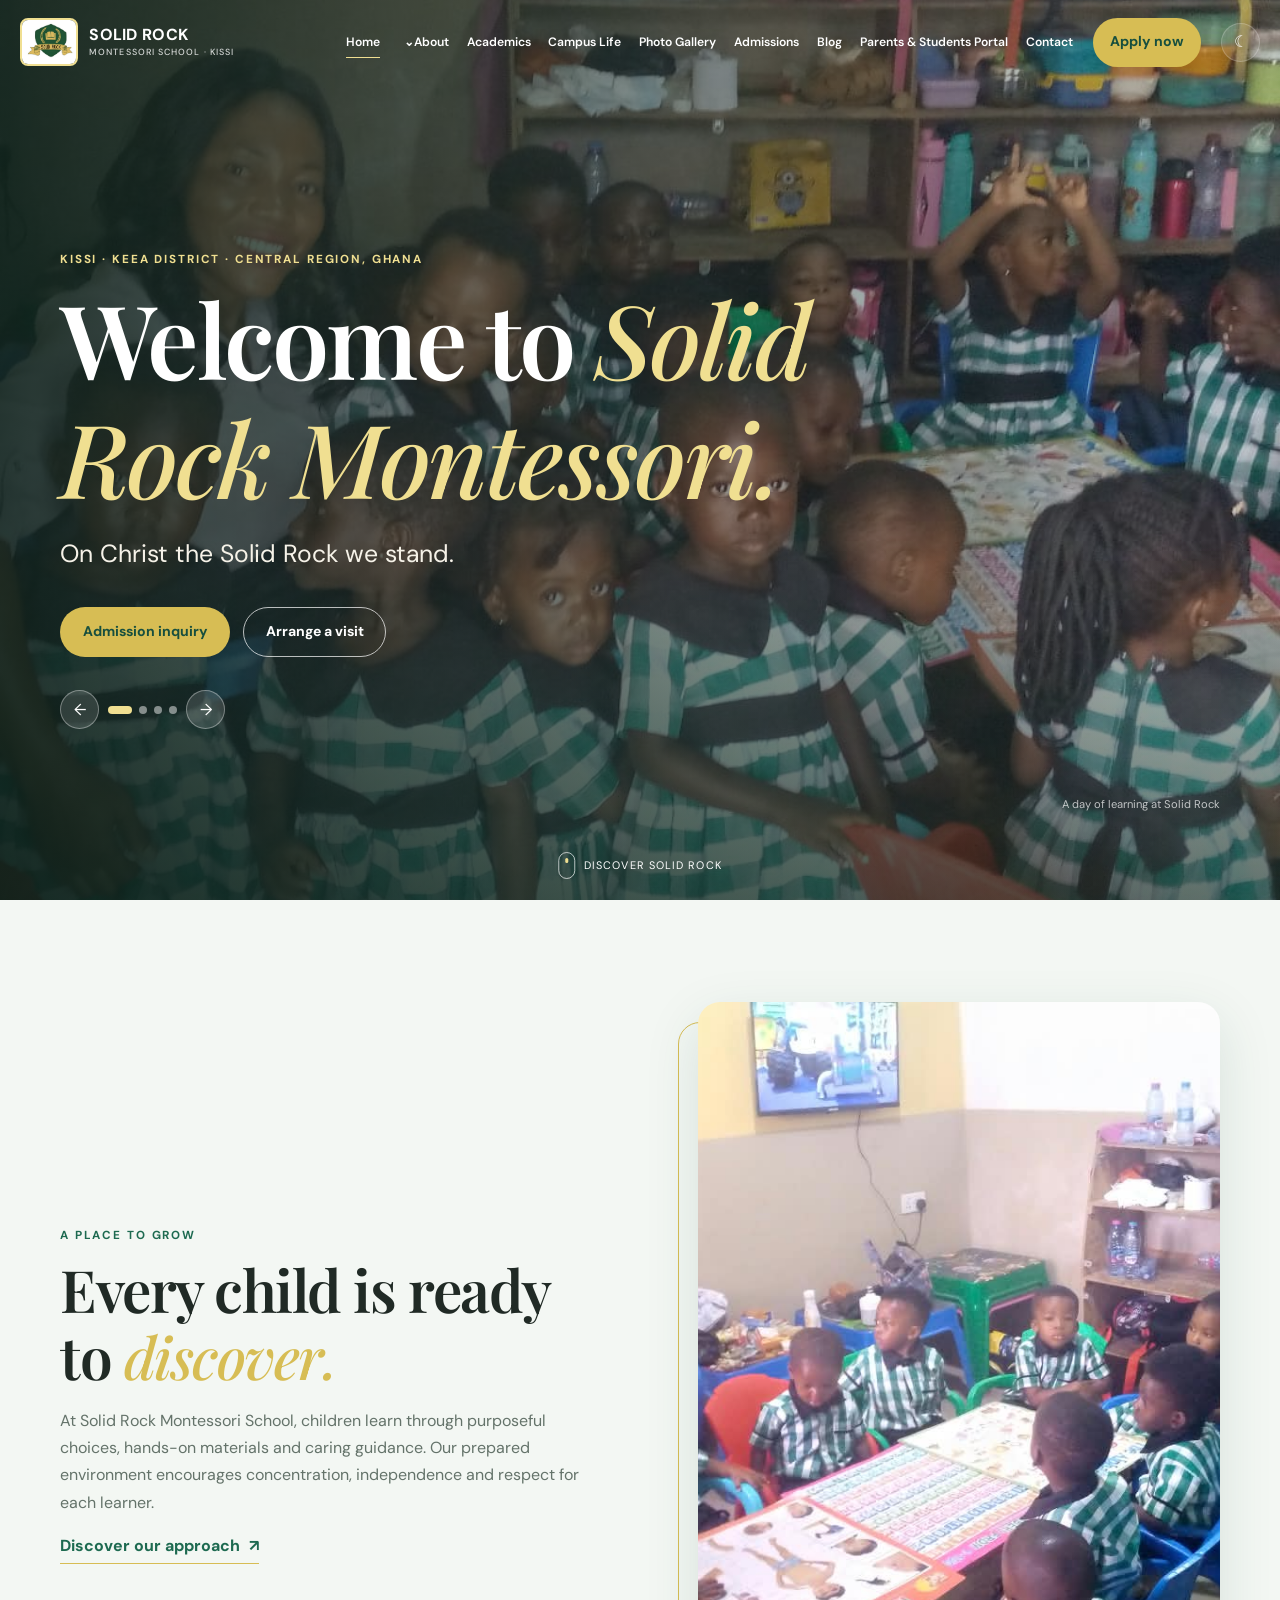
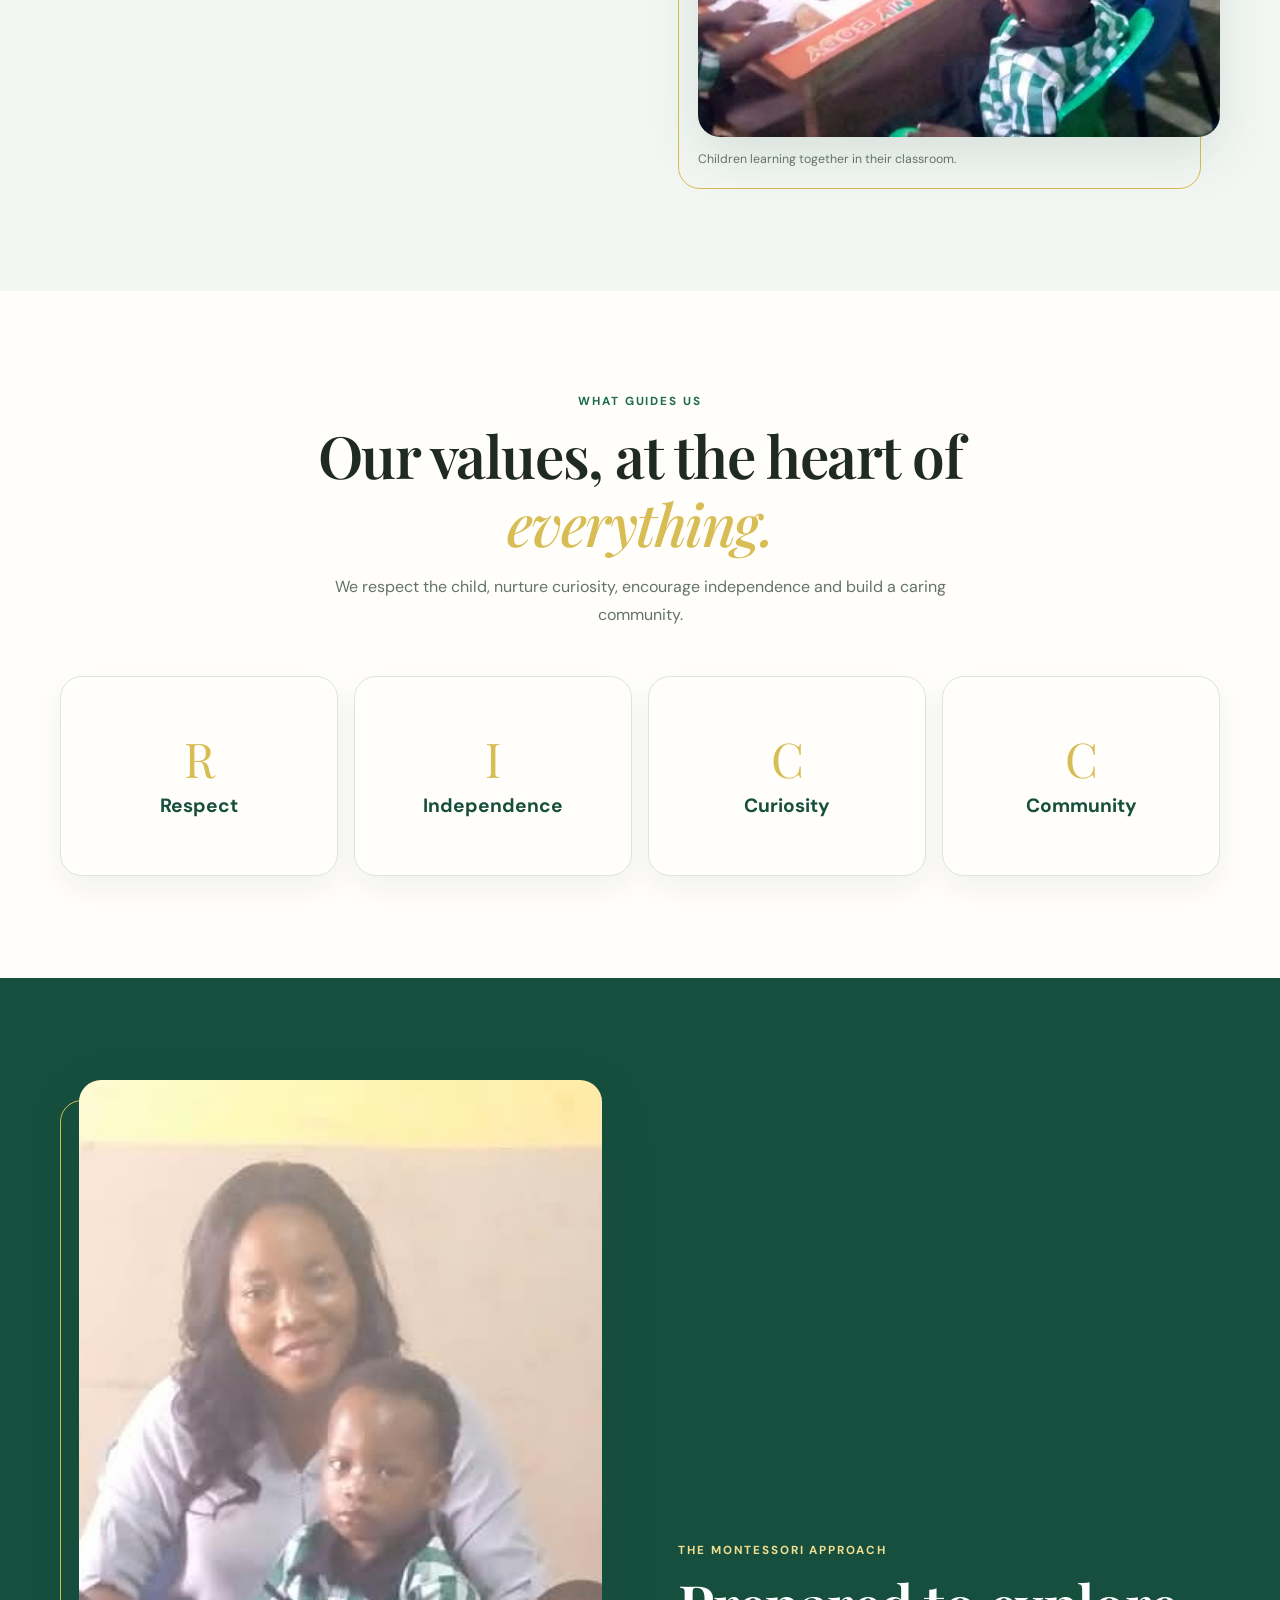
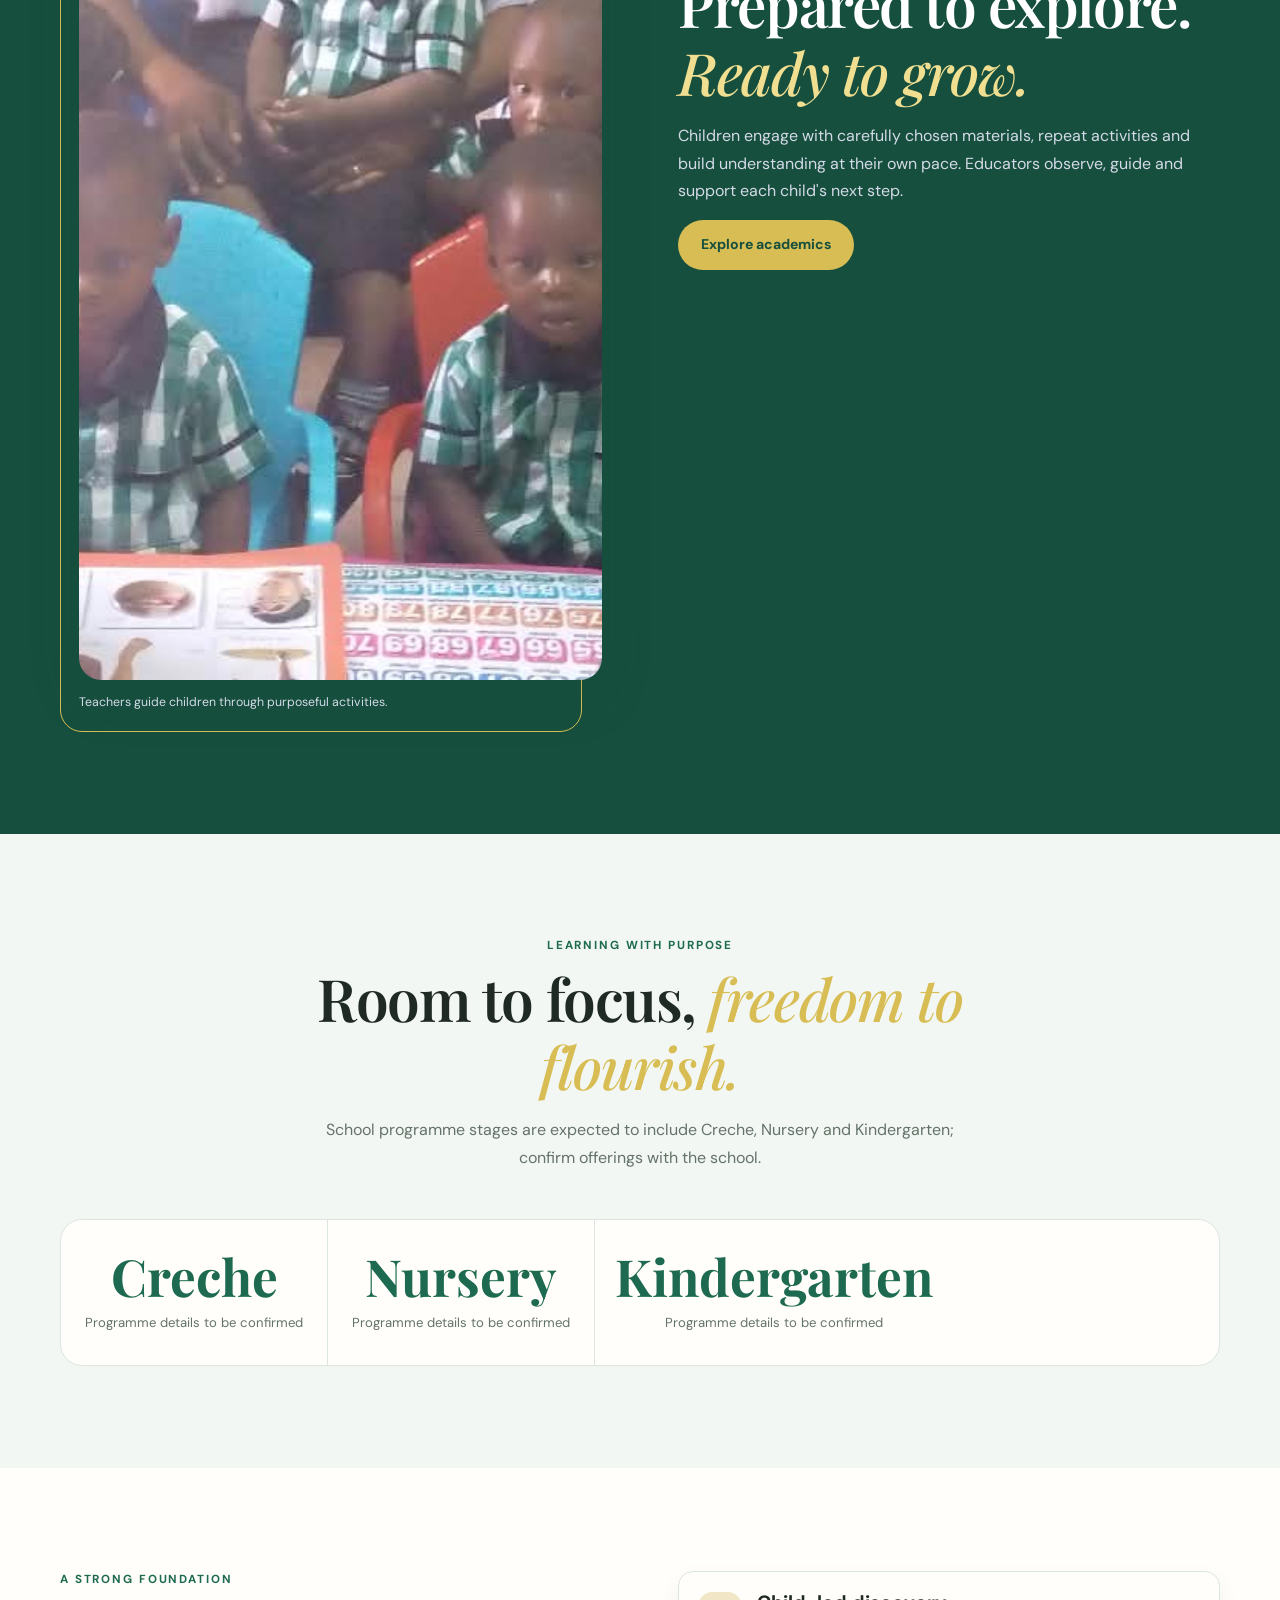
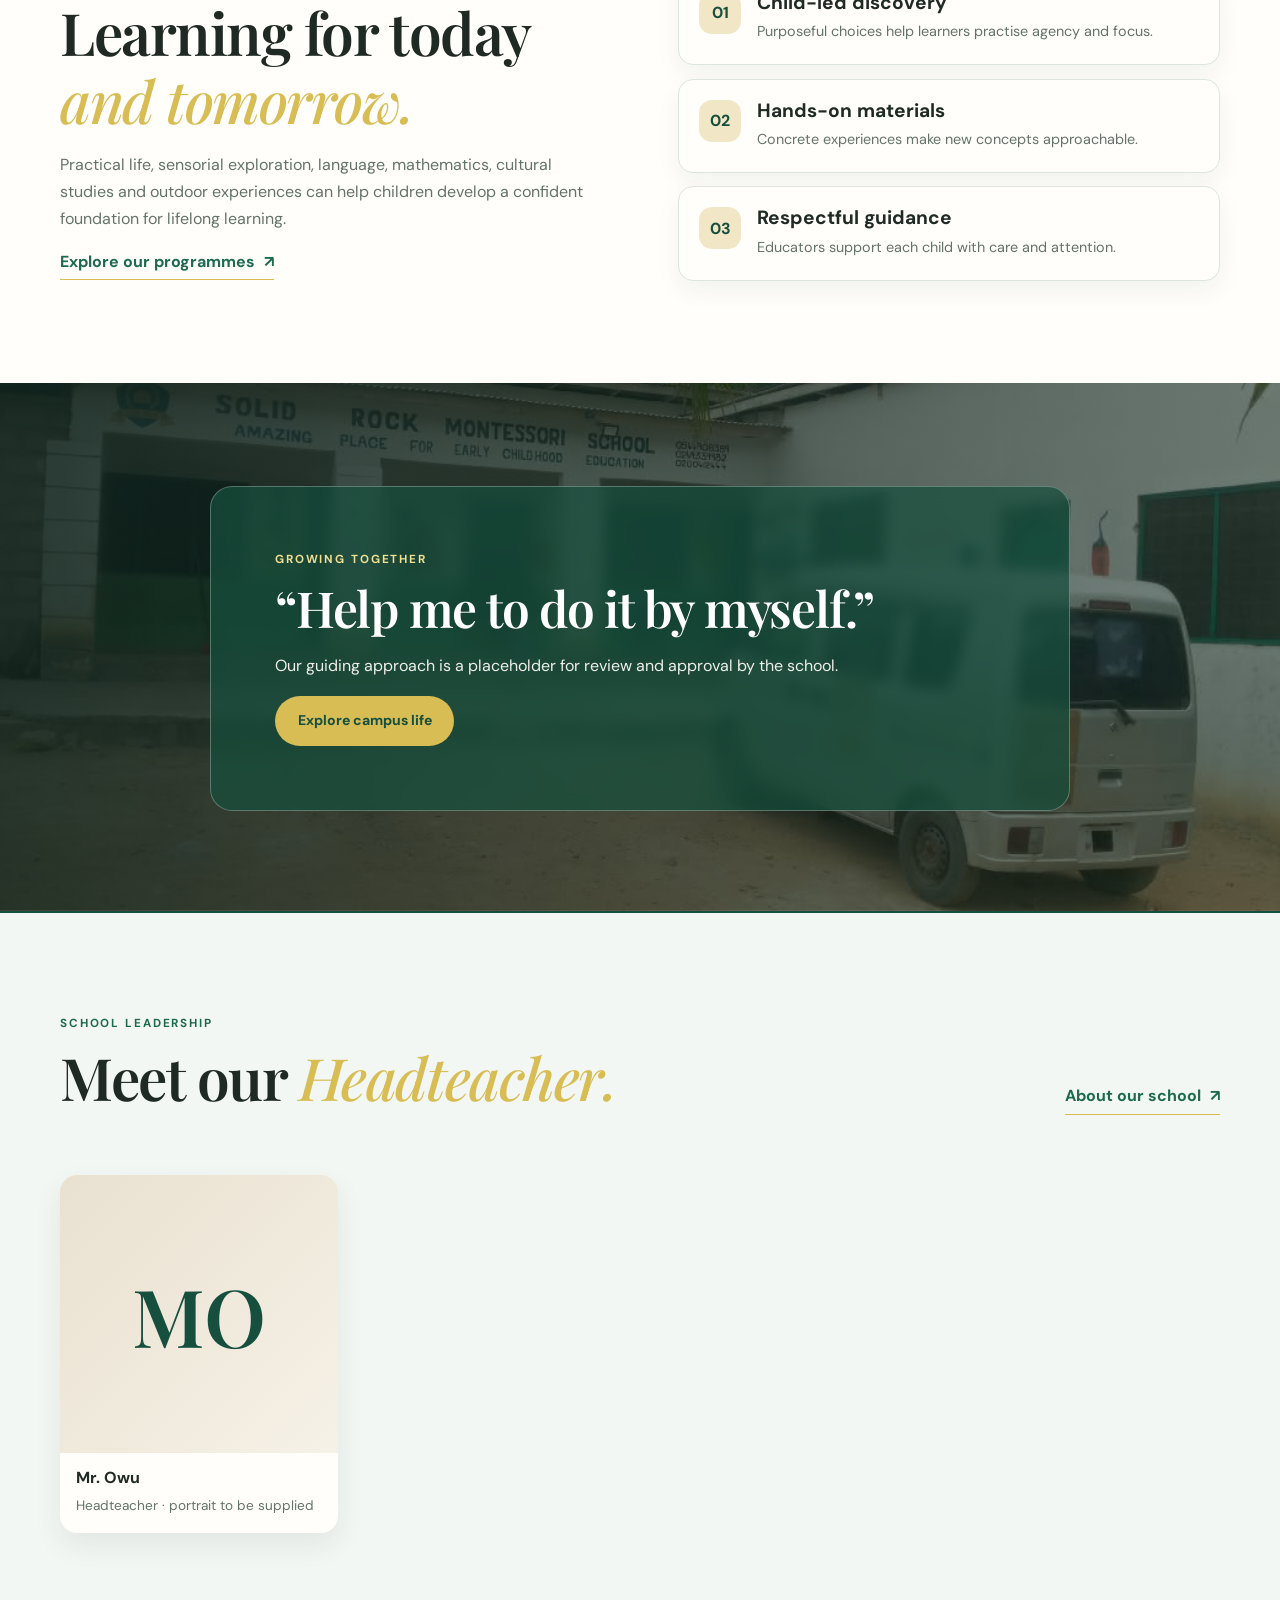
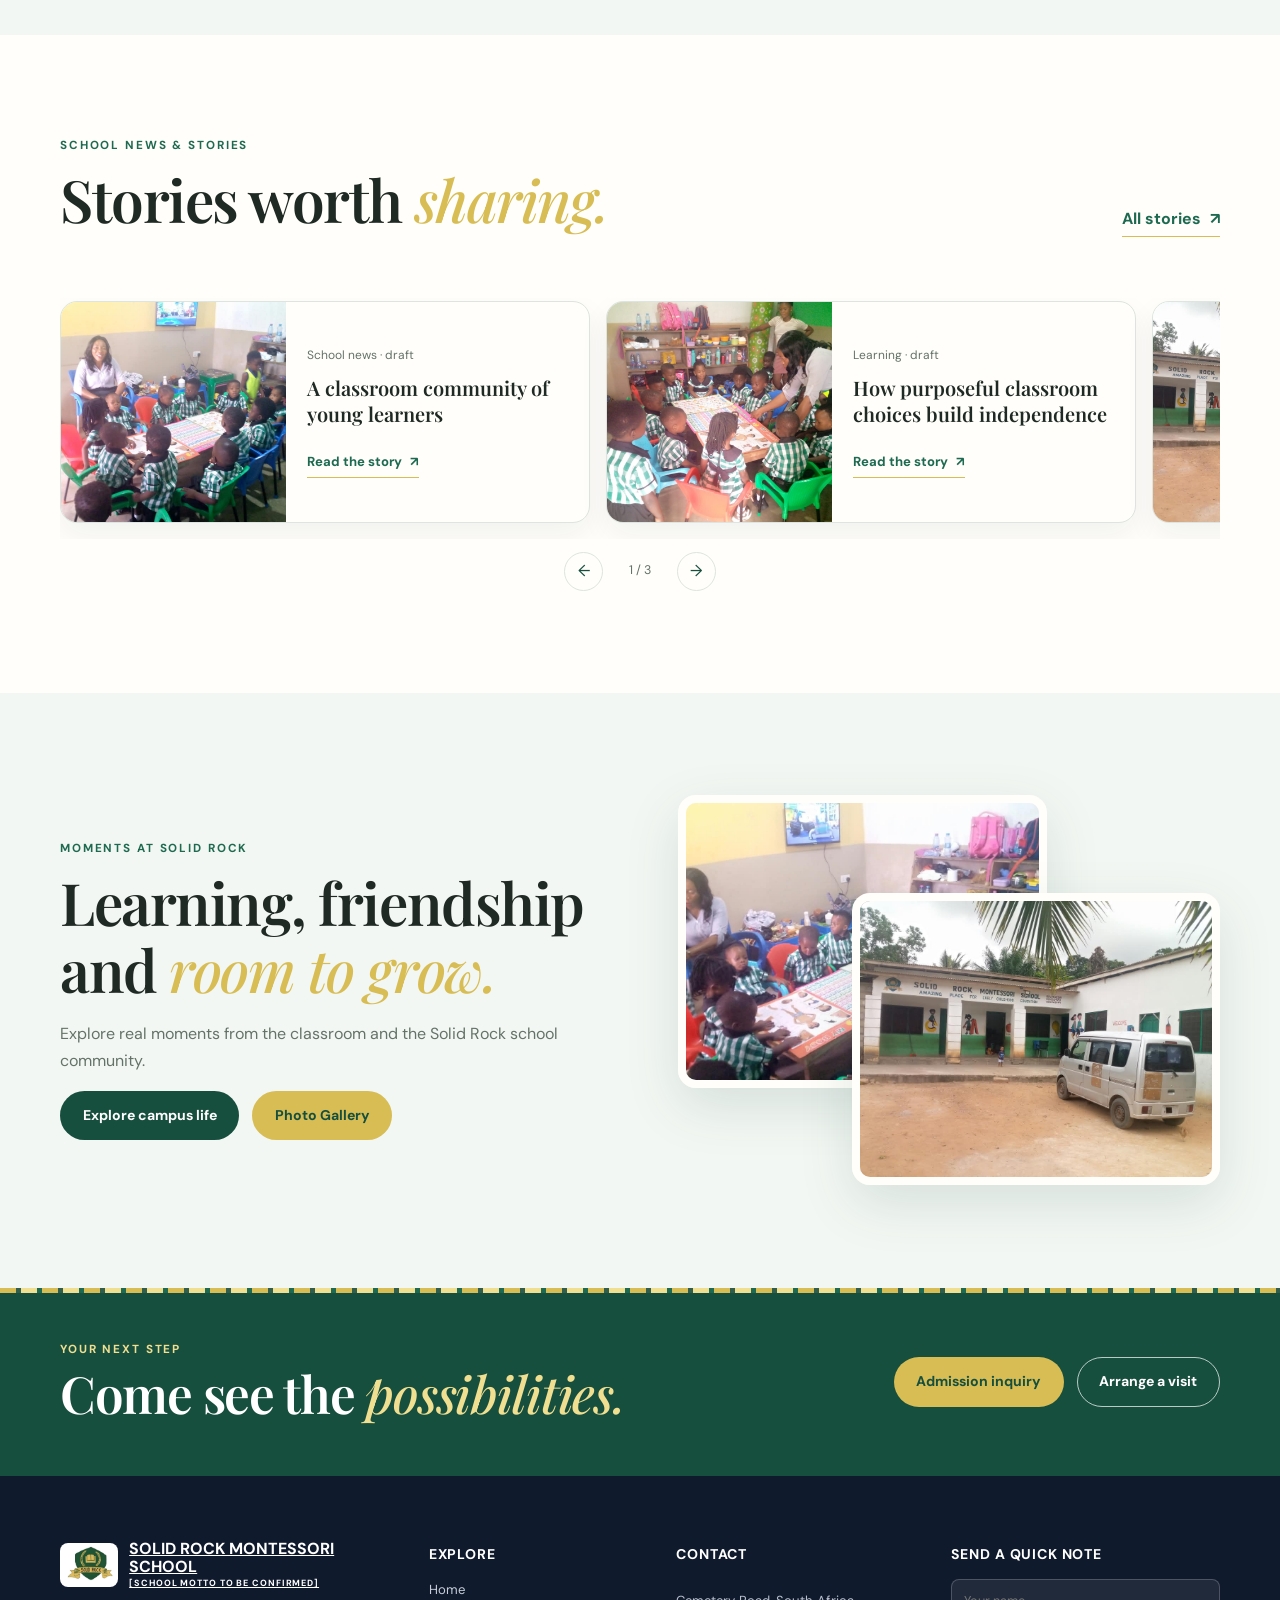
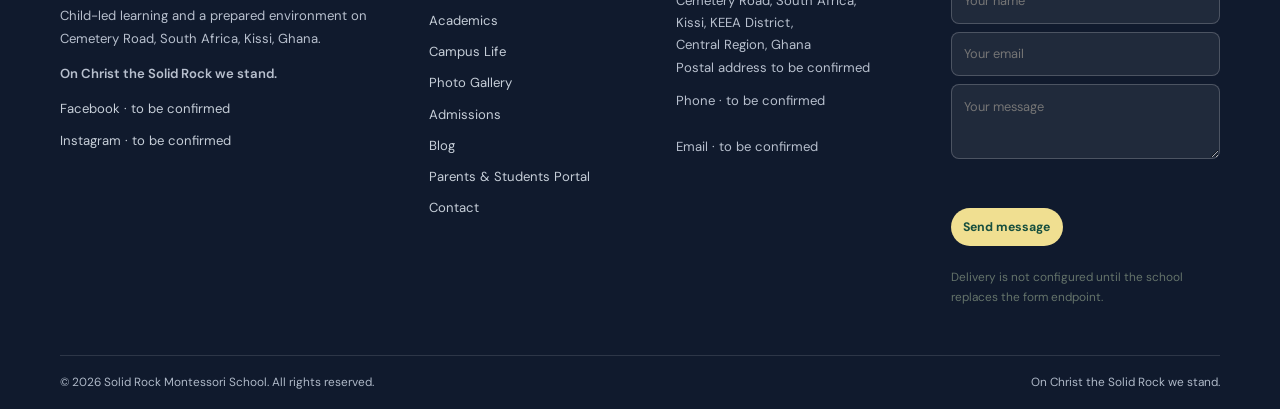
<file: index.html>
<!doctype html>
<html lang="en">
<head>
  <meta charset="utf-8"><meta name="viewport" content="width=device-width, initial-scale=1">
  <meta name="description" content="Solid Rock Montessori School in Kissi, KEEA District, Ghana. Child-led learning from Creche through Kindergarten.">
  <meta property="og:title" content="Solid Rock Montessori School | Kissi, Ghana"><meta property="og:description" content="A prepared environment for curious, capable learners."><meta property="og:type" content="website">
  <title>Solid Rock Montessori School | Home</title>
  <link rel="preconnect" href="https://fonts.googleapis.com"><link rel="preconnect" href="https://fonts.gstatic.com" crossorigin>
  <link href="https://fonts.googleapis.com/css2?family=DM+Sans:wght@400;500;600;700&family=Playfair+Display:wght@500;600;700&display=swap" rel="stylesheet">
  <link rel="stylesheet" href="css/style.css"><script defer src="js/main.js"></script>
  <script type="application/ld+json">{"@context":"https://schema.org","@type":"School","name":"Solid Rock Montessori School","address":{"@type":"PostalAddress","streetAddress":"Cemetery Road, South Africa","addressLocality":"Kissi","addressRegion":"Central Region","addressCountry":"GH"}}</script>
</head>
<body data-page="home">
  <a class="skip-link" href="#main">Skip to content</a><div id="site-header"></div><div class="scroll-progress" aria-hidden="true"></div>
  <main id="main">
    <section class="hero hero-home" aria-label="Welcome to Solid Rock Montessori School">
      <div class="hero-slides" aria-live="polite">
        <div class="hero-slide is-active" role="img" aria-label="Children learning together in their green-and-white school uniforms" style="--hero-image:url('../assets/classroom-children-01.jpg')"></div>
        <div class="hero-slide" role="img" aria-label="A teacher guiding children during a classroom activity" style="--hero-image:url('../assets/classroom-teacher-children.jpg')"></div>
        <div class="hero-slide" role="img" aria-label="The Solid Rock Montessori School building in Kissi" style="--hero-image:url('../assets/school-building.jpg')"></div>
        <div class="hero-slide" role="img" aria-label="Children gathered around a classroom learning table" style="--hero-image:url('../assets/classroom-activity-01.jpg')"></div>
      </div>
      <div class="hero-shade"></div>
      <div class="container hero-content">
        <p class="eyebrow hero-reveal">KISSI · KEEA DISTRICT · CENTRAL REGION, GHANA</p>
        <h1 class="hero-reveal">Welcome to <em>Solid Rock Montessori.</em></h1>
        <p class="hero-lede hero-reveal">On Christ the Solid Rock we stand.</p>
        <div class="button-row hero-reveal"><a class="button button-gold" href="admissions.html">Admission inquiry</a><a class="button button-outline" href="contact.html">Arrange a visit</a></div>
        <div class="carousel-controls" aria-label="Hero carousel controls"><button class="carousel-arrow" data-hero-prev aria-label="Previous slide">←</button><span class="carousel-dots" aria-label="Choose a slide"></span><button class="carousel-arrow" data-hero-next aria-label="Next slide">→</button></div>
        <span class="hero-caption">A day of learning at Solid Rock</span>
      </div>
      <a class="scroll-cue" href="#welcome" aria-label="Scroll to discover"><span></span>Discover Solid Rock</a>
    </section>

    <section id="welcome" class="section section-cream"><div class="container split">
      <div class="split-copy reveal" data-reveal="left"><p class="eyebrow">A PLACE TO GROW</p><h2>Every child is ready to <em>discover.</em></h2><p>At Solid Rock Montessori School, children learn through purposeful choices, hands-on materials and caring guidance. Our prepared environment encourages concentration, independence and respect for each learner.</p><a class="text-link" href="about.html">Discover our approach <span>↗</span></a></div>
      <figure class="image-frame reveal" data-reveal="right"><img src="assets/classroom-group-01.jpg" width="1100" height="735" alt="Children and their teacher gathered for a classroom activity" fetchpriority="high"><figcaption>Children learning together in their classroom.</figcaption></figure>
    </div></section>

    <section class="section section-white"><div class="container"><div class="section-heading reveal" data-reveal="up"><p class="eyebrow">WHAT GUIDES US</p><h2>Our values, at the heart of <em>everything.</em></h2><p>We respect the child, nurture curiosity, encourage independence and build a caring community.</p></div>
      <div class="value-grid"><article class="value-card reveal" data-reveal="zoom"><span>R</span><h3>Respect</h3></article><article class="value-card reveal" data-reveal="zoom"><span>I</span><h3>Independence</h3></article><article class="value-card reveal" data-reveal="zoom"><span>C</span><h3>Curiosity</h3></article><article class="value-card reveal" data-reveal="zoom"><span>C</span><h3>Community</h3></article></div>
    </div></section>

    <section class="section section-navy"><div class="container split split-reverse"><div class="split-copy reveal" data-reveal="right"><p class="eyebrow eyebrow-gold">THE MONTESSORI APPROACH</p><h2>Prepared to explore. <em>Ready to grow.</em></h2><p>Children engage with carefully chosen materials, repeat activities and build understanding at their own pace. Educators observe, guide and support each child's next step.</p><a class="button button-gold" href="academics.html">Explore academics</a></div><figure class="image-frame image-frame-light reveal" data-reveal="left"><img src="assets/classroom-teacher-children.jpg" width="900" height="1200" loading="lazy" alt="Teacher supporting children during a classroom activity"><figcaption>Teachers guide children through purposeful activities.</figcaption></figure></div></section>

    <section class="section section-cream"><div class="container"><div class="section-heading reveal" data-reveal="up"><p class="eyebrow">LEARNING WITH PURPOSE</p><h2>Room to focus, <em>freedom to flourish.</em></h2><p>School programme stages are expected to include Creche, Nursery and  Kindergarten; confirm offerings with the school.</p></div><div class="stat-grid"><div class="stat-card reveal" data-reveal="up"><strong>Creche</strong><span>Programme details to be confirmed</span></div><div class="stat-card reveal" data-reveal="up"><strong>Nursery</strong><span>Programme details to be confirmed</span></div><div class="stat-card reveal" data-reveal="up"><strong>Kindergarten</strong><span>Programme details to be confirmed</span></div></div></div></section>

    <section class="section section-white"><div class="container split"><div class="split-copy reveal" data-reveal="left"><p class="eyebrow">A STRONG FOUNDATION</p><h2>Learning for today <em>and tomorrow.</em></h2><p>Practical life, sensorial exploration, language, mathematics, cultural studies and outdoor experiences can help children develop a confident foundation for lifelong learning.</p><a class="text-link" href="academics.html">Explore our programmes <span>↗</span></a></div><div class="feature-stack"><article class="feature-card reveal" data-reveal="right"><span class="feature-icon">01</span><div><h3>Child-led discovery</h3><p>Purposeful choices help learners practise agency and focus.</p></div></article><article class="feature-card reveal" data-reveal="right"><span class="feature-icon">02</span><div><h3>Hands-on materials</h3><p>Concrete experiences make new concepts approachable.</p></div></article><article class="feature-card reveal" data-reveal="right"><span class="feature-icon">03</span><div><h3>Respectful guidance</h3><p>Educators support each child with care and attention.</p></div></article></div></div></section>

    <section class="section section-photo parallax-section" style="--parallax-image:url('../assets/school-building.jpg')"><div class="container quote-panel reveal" data-reveal="zoom"><p class="eyebrow eyebrow-gold">GROWING TOGETHER</p><h2>“Help me to do it by myself.”</h2><p>Our guiding approach is a placeholder for review and approval by the school.</p><a class="button button-gold" href="campus-life.html">Explore campus life</a></div></section>

    <section class="section section-cream"><div class="container"><div class="section-heading section-heading-row reveal" data-reveal="up"><div><p class="eyebrow">SCHOOL LEADERSHIP</p><h2>Meet our <em>Headteacher.</em></h2></div><a class="text-link" href="about.html">About our school <span>↗</span></a></div><div class="leader-grid"><article class="leader-card reveal" data-reveal="up"><div class="portrait-placeholder" role="img" aria-label="Placeholder portrait for Mr. Owu">MO</div><div><h3>Mr. Owu</h3><p>Headteacher · portrait to be supplied</p></div></article></div></div></section>

    <section class="section section-white"><div class="container"><div class="section-heading section-heading-row reveal" data-reveal="up"><div><p class="eyebrow">SCHOOL NEWS &amp; STORIES</p><h2>Stories worth <em>sharing.</em></h2></div><a class="text-link" href="blog.html">All stories <span>↗</span></a></div>
      <div class="carousel-shell reveal" data-reveal="up" data-horizontal-carousel data-autoplay="true"><div class="carousel-track news-track" data-carousel-track role="list" aria-label="School news carousel" tabindex="0">
        <article class="carousel-card news-card" role="listitem"><img src="assets/classroom-group-02.jpg" width="800" height="600" loading="lazy" alt="Children taking part in a classroom activity"><div><p class="post-date">School news · draft</p><h3>A classroom community of young learners</h3><a class="text-link" href="blog.html#story-classroom">Read the story <span>↗</span></a></div></article>
        <article class="carousel-card news-card" role="listitem"><img src="assets/classroom-activity-02.jpg" width="800" height="600" loading="lazy" alt="Children gathered around learning materials with their teacher"><div><p class="post-date">Learning · draft</p><h3>How purposeful classroom choices build independence</h3><a class="text-link" href="blog.html#story-independence">Read the story <span>↗</span></a></div></article>
        <article class="carousel-card news-card" role="listitem"><img src="assets/school-building.jpg" width="800" height="600" loading="lazy" alt="The Solid Rock Montessori School building in Kissi"><div><p class="post-date">Our school · draft</p><h3>A welcoming place for learning</h3><a class="text-link" href="blog.html#story-school">Read the story <span>↗</span></a></div></article>
      </div><div class="carousel-nav"><button type="button" class="carousel-arrow carousel-arrow-dark" data-carousel-prev aria-label="Previous story">←</button><span data-carousel-status aria-live="polite"></span><button type="button" class="carousel-arrow carousel-arrow-dark" data-carousel-next aria-label="Next story">→</button></div></div>
    </div></section>

    <section class="section section-cream"><div class="container split"><div class="split-copy reveal" data-reveal="left"><p class="eyebrow">MOMENTS AT SOLID ROCK</p><h2>Learning, friendship and <em>room to grow.</em></h2><p>Explore real moments from the classroom and the Solid Rock school community.</p><div class="button-row"><a class="button button-navy" href="campus-life.html">Explore campus life</a><a class="button button-gold" href="gallery.html">Photo Gallery</a></div></div><div class="photo-pair reveal" data-reveal="right"><img src="assets/classroom-group-01.jpg" width="800" height="800" loading="lazy" alt="Children learning together in a classroom"><img src="assets/school-building.jpg" width="800" height="600" loading="lazy" alt="The Solid Rock Montessori School building in Kissi"></div></div></section>
    <section class="cta-band"><div class="container cta-inner"><div><p class="eyebrow eyebrow-gold">YOUR NEXT STEP</p><h2>Come see the <em>possibilities.</em></h2></div><div class="button-row"><a class="button button-gold button-shimmer" href="admissions.html">Admission inquiry</a><a class="button button-outline" href="contact.html">Arrange a visit</a></div></div></section>
  </main><div id="site-footer"></div>
</body>
</html>
</file>
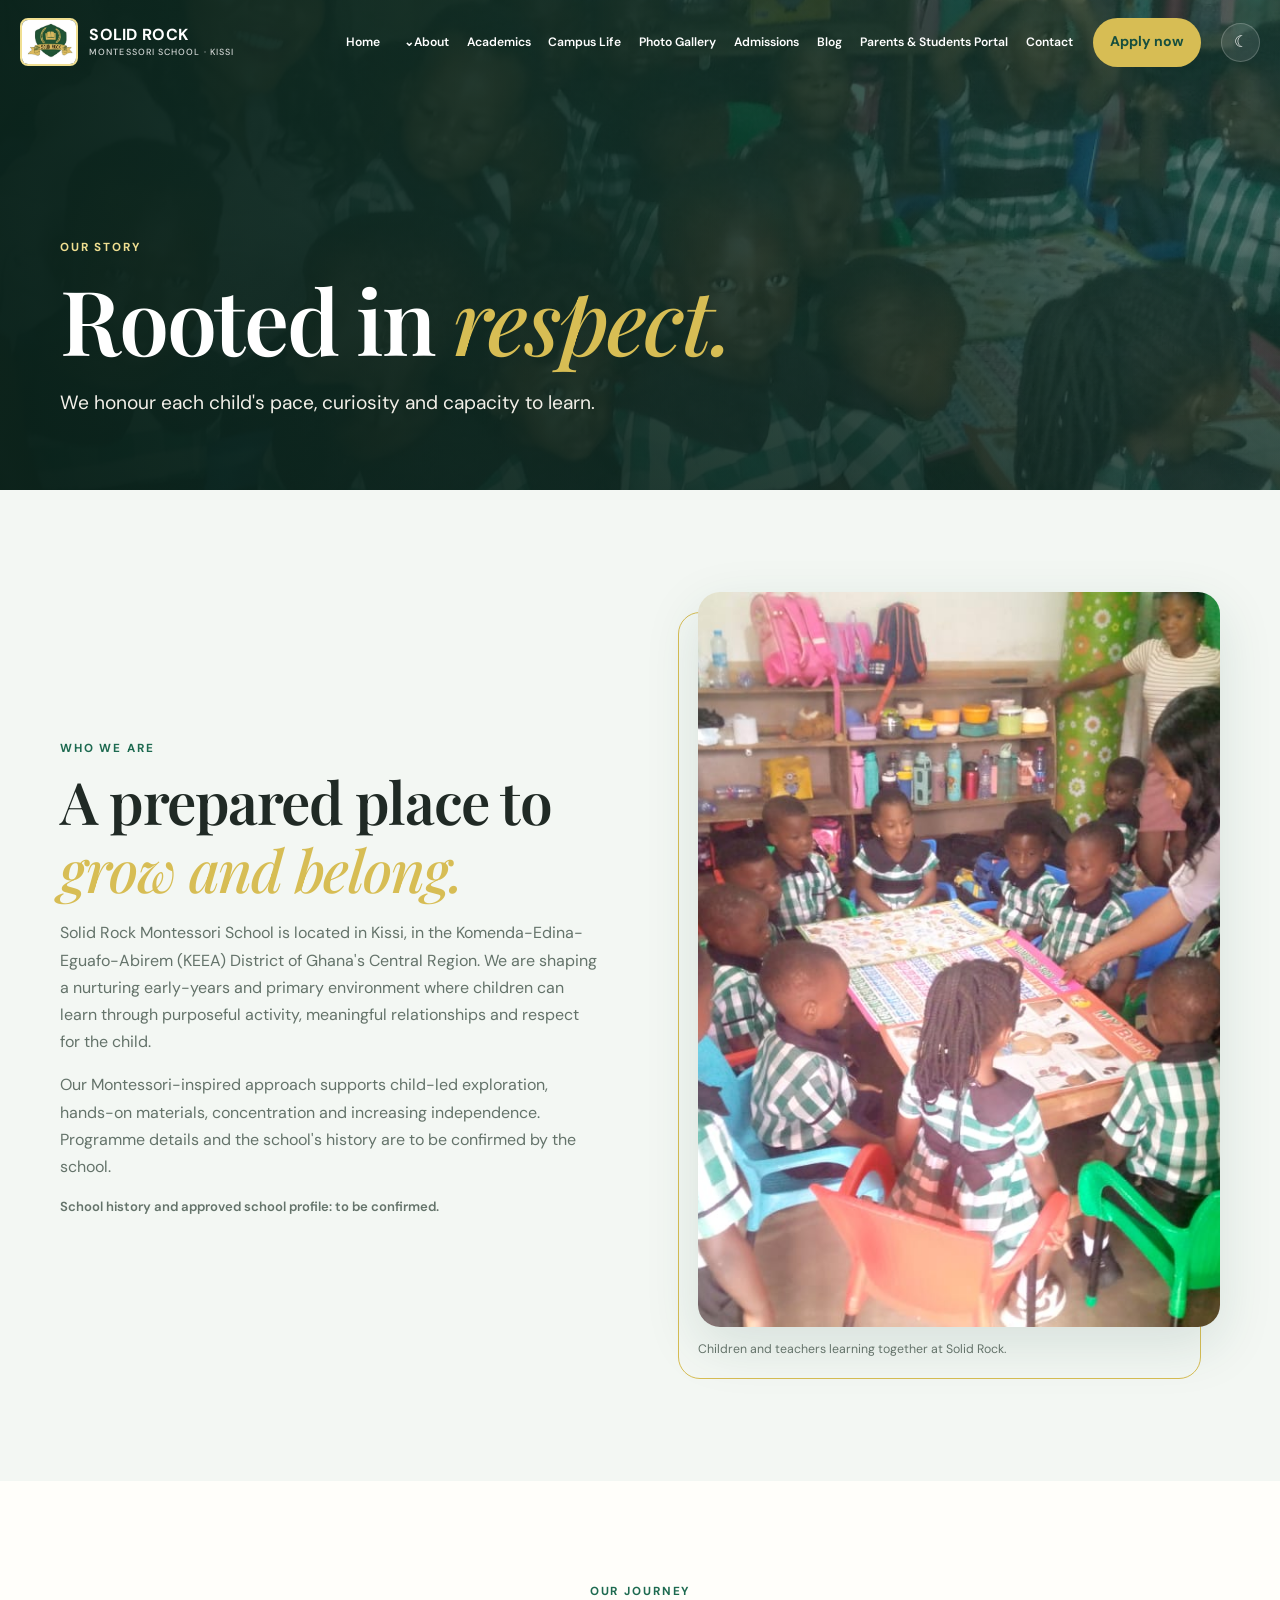
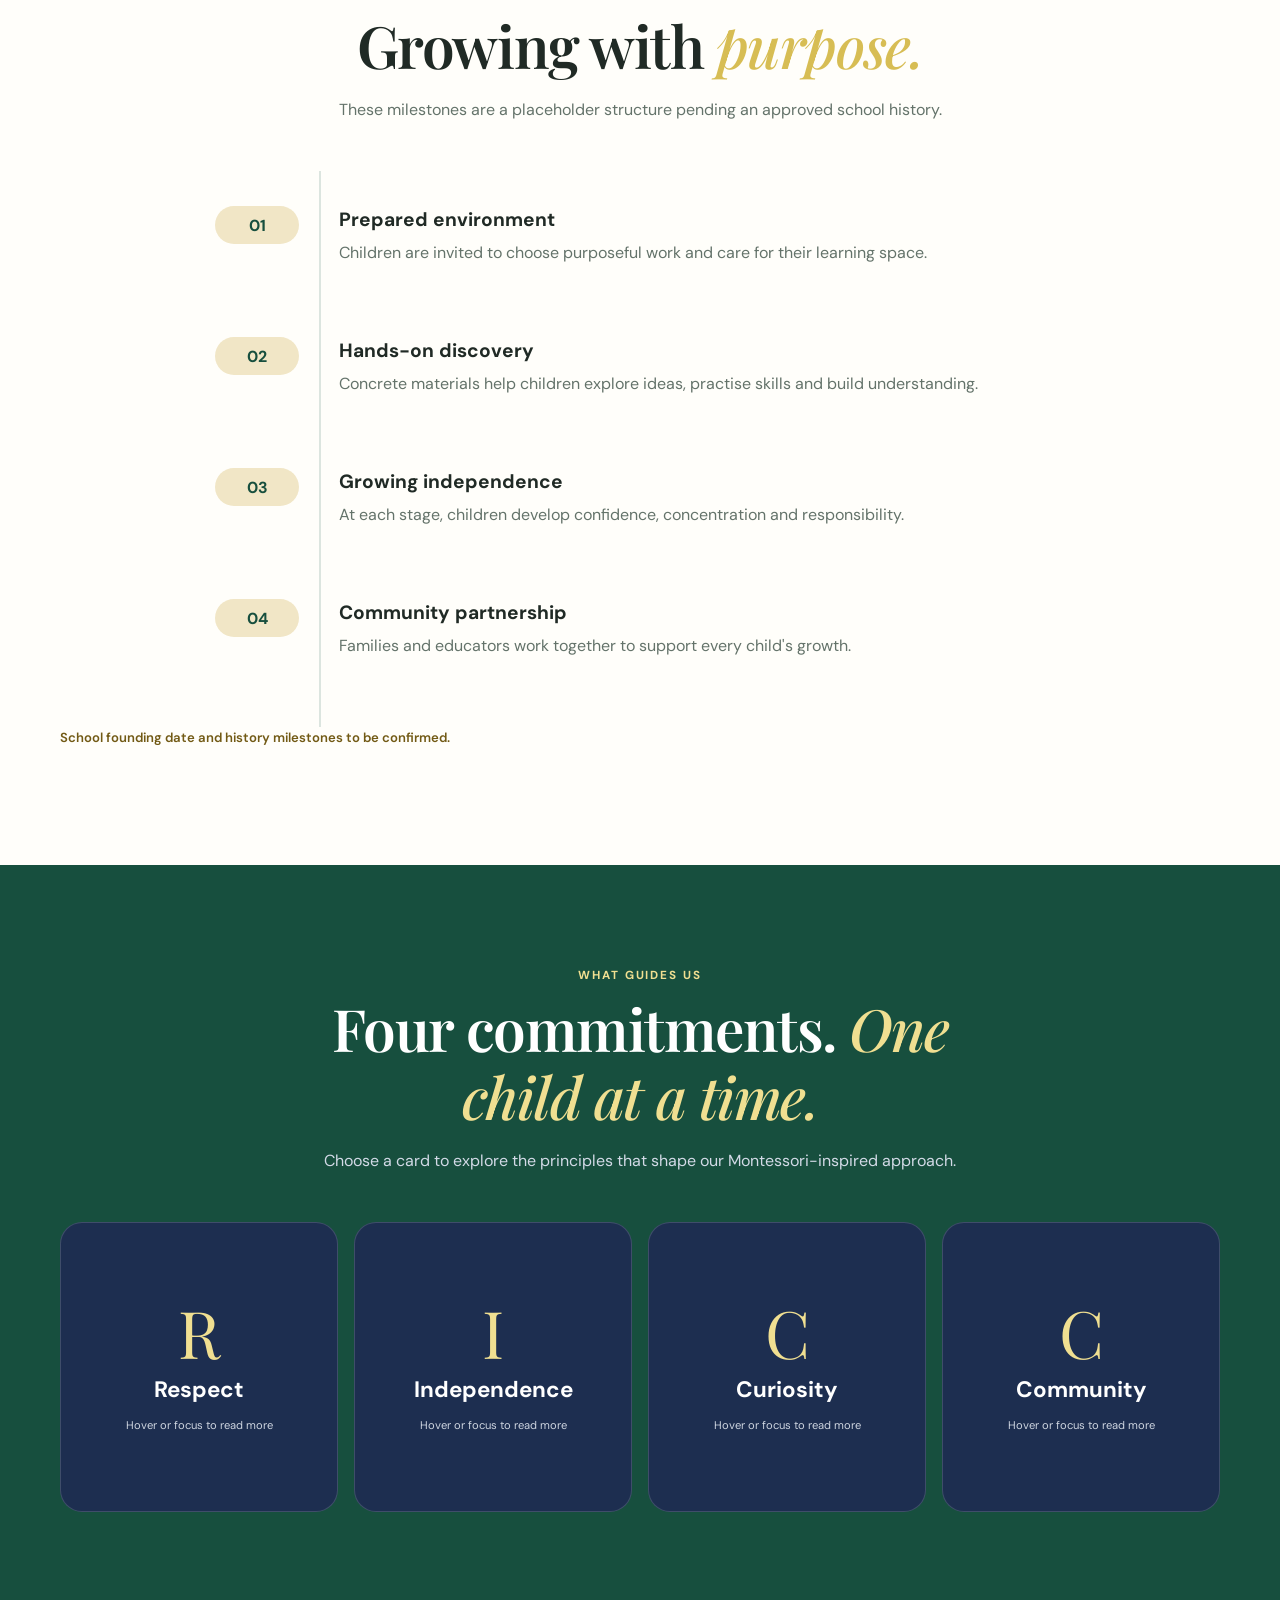
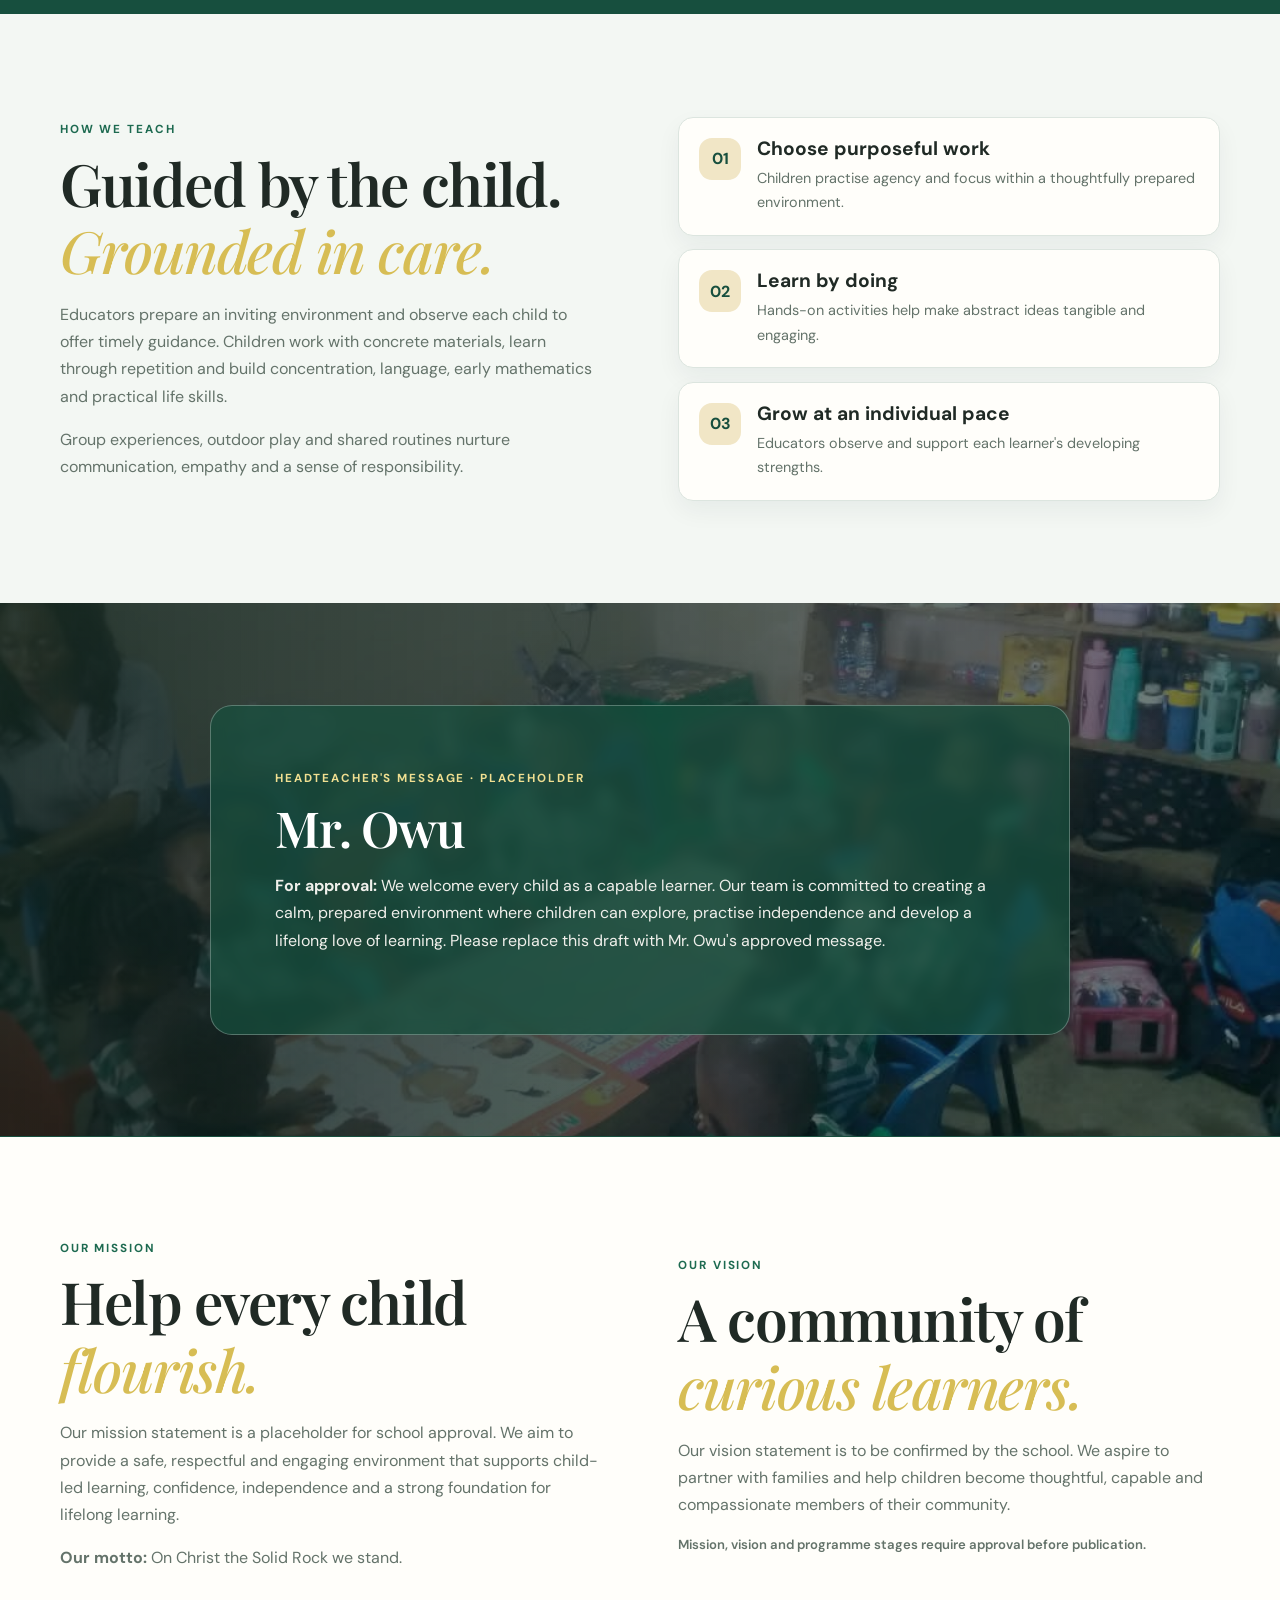
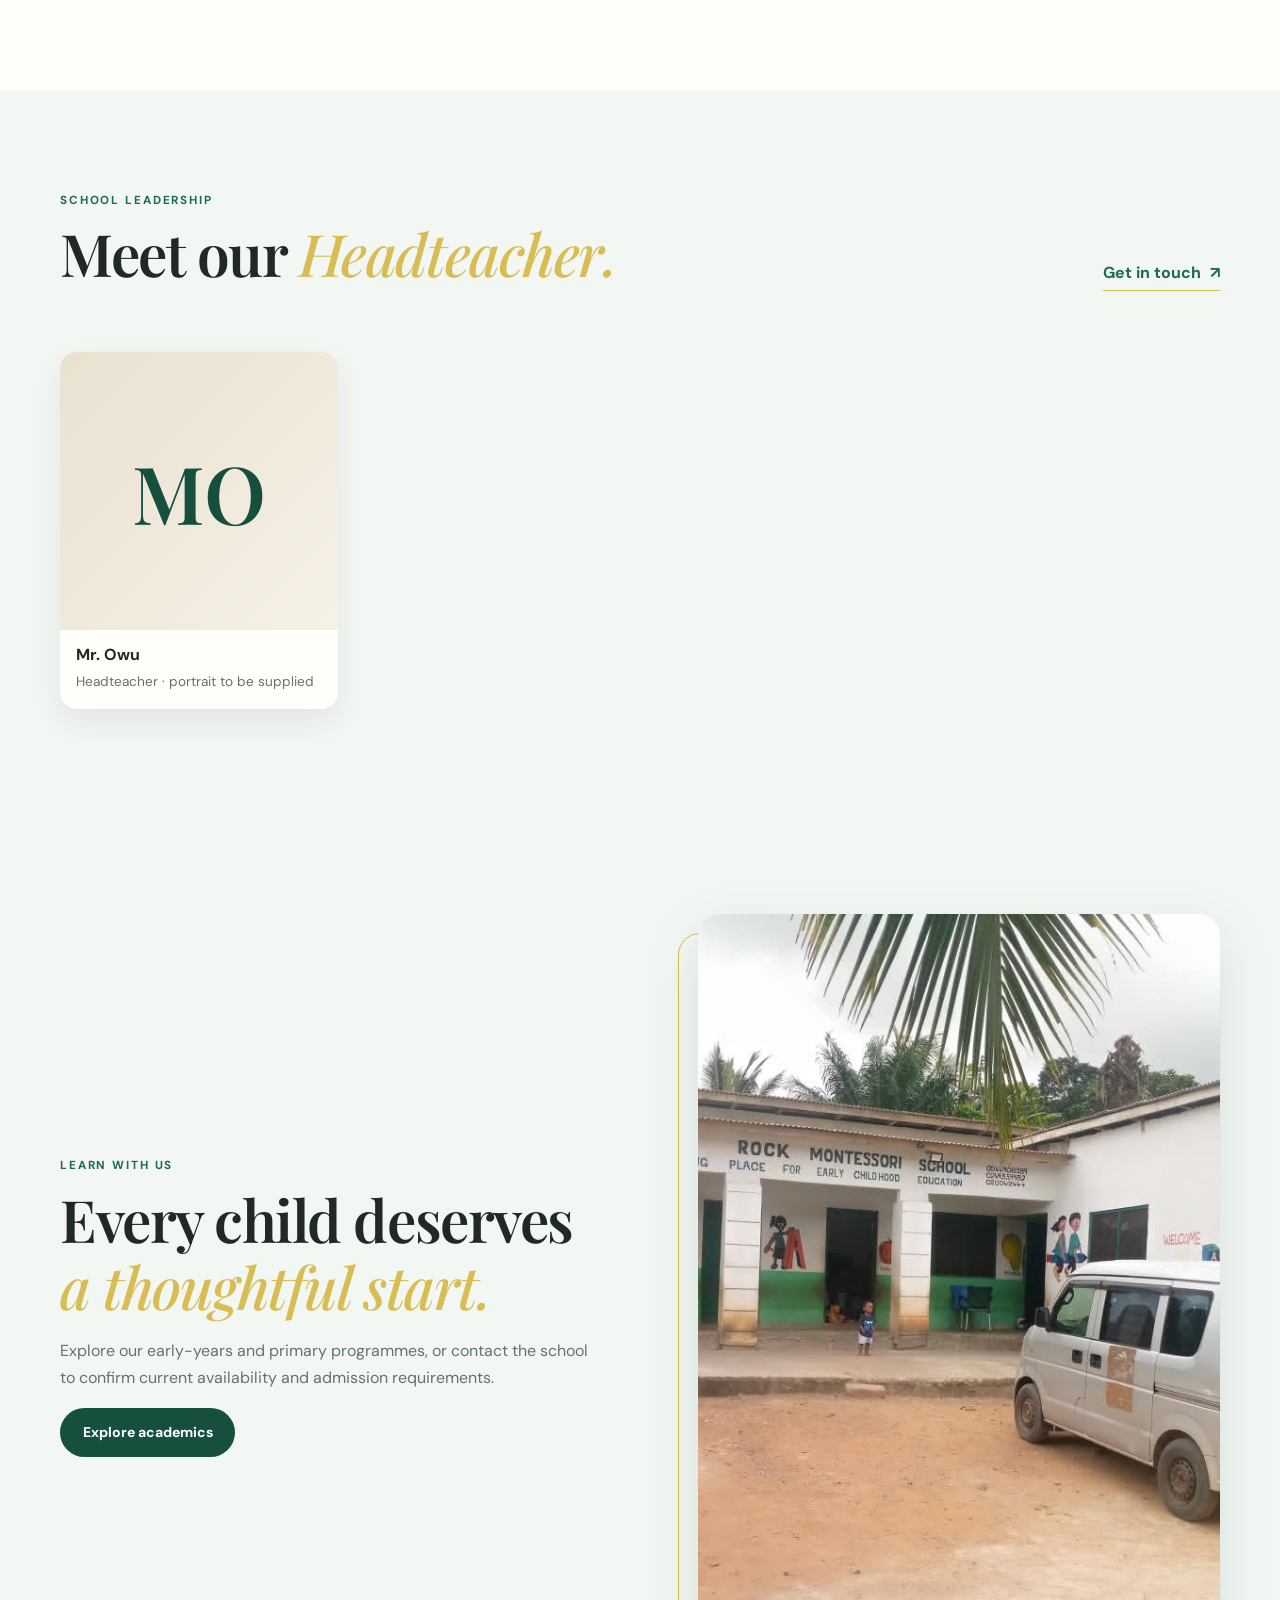
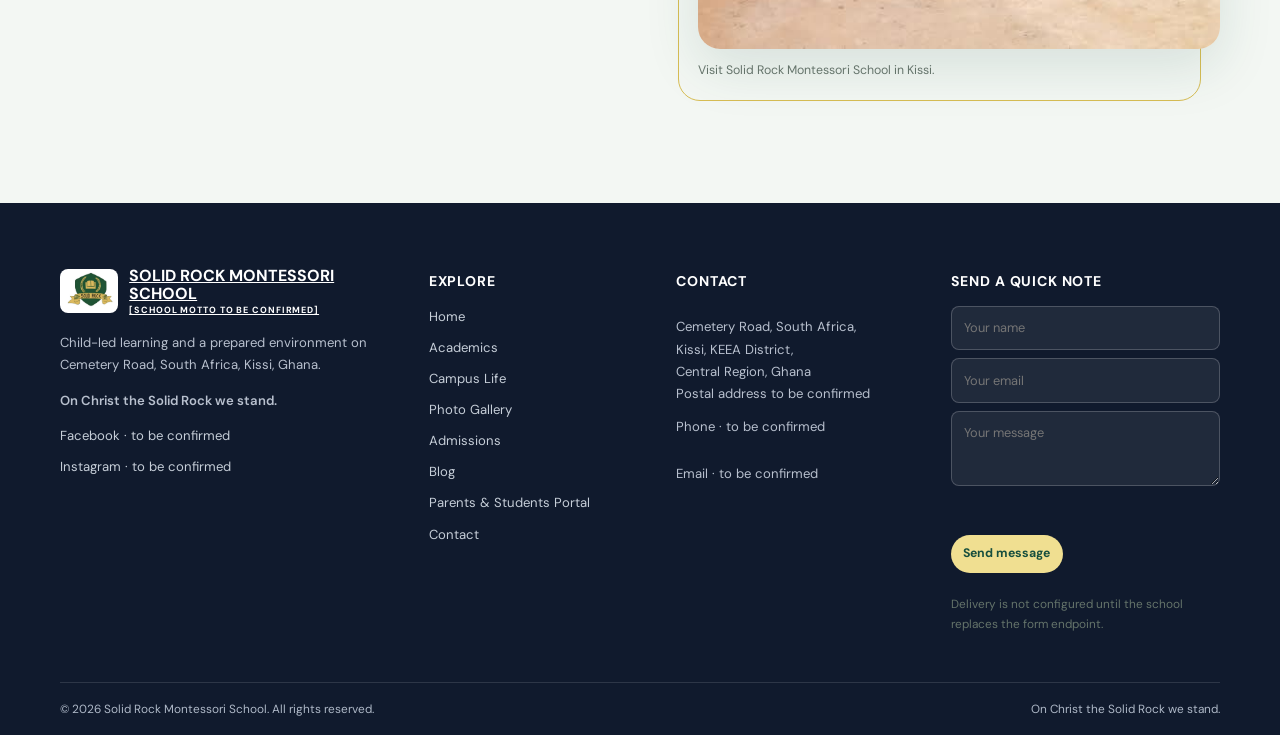
<file: about.html>
<!doctype html>
<html lang="en">
<head>
  <meta charset="utf-8"><meta name="viewport" content="width=device-width, initial-scale=1">
  <meta name="description" content="Learn about Solid Rock Montessori School's child-centred approach and community in Kissi, Ghana.">
  <meta property="og:title" content="About | Solid Rock Montessori School"><meta property="og:description" content="A respectful, prepared environment where children grow in independence."><meta property="og:type" content="website">
  <title>About | Solid Rock Montessori School</title><link rel="preconnect" href="https://fonts.googleapis.com"><link rel="preconnect" href="https://fonts.gstatic.com" crossorigin><link href="https://fonts.googleapis.com/css2?family=DM+Sans:wght@400;500;600;700&family=Playfair+Display:wght@500;600;700&display=swap" rel="stylesheet"><link rel="stylesheet" href="css/style.css"><script defer src="js/main.js"></script>
  <script type="application/ld+json">{"@context":"https://schema.org","@type":"School","name":"Solid Rock Montessori School","address":{"@type":"PostalAddress","streetAddress":"Cemetery Road, South Africa","addressLocality":"Kissi","addressRegion":"Central Region","addressCountry":"GH"}}</script>
</head>
<body data-page="about"><a class="skip-link" href="#main">Skip to content</a><div id="site-header"></div><div class="scroll-progress"></div>
<main id="main">
  <section class="page-hero page-hero-about"><div class="container page-hero-content"><p class="eyebrow eyebrow-gold">OUR STORY</p><h1>Rooted in <em>respect.</em></h1><p>We honour each child's pace, curiosity and capacity to learn.</p></div></section>
  <section class="section section-cream"><div class="container split"><div class="split-copy reveal" data-reveal="left"><p class="eyebrow">WHO WE ARE</p><h2>A prepared place to <em>grow and belong.</em></h2>
    <p>Solid Rock Montessori School is located in Kissi, in the Komenda-Edina-Eguafo-Abirem (KEEA) District of Ghana's Central Region. We are shaping a nurturing early-years and primary environment where children can learn through purposeful activity, meaningful relationships and respect for the child.</p>
    <p>Our Montessori-inspired approach supports child-led exploration, hands-on materials, concentration and increasing independence. Programme details and the school's history are to be confirmed by the school.</p><p class="placeholder-note">School history and approved school profile: to be confirmed.</p></div>
    <figure class="image-frame reveal" data-reveal="right"><img src="assets/classroom-activity-02.jpg" width="1100" height="735" loading="lazy" alt="A teacher supporting children as they work together in class"><figcaption>Children and teachers learning together at Solid Rock.</figcaption></figure>
  </div></section>
  <section class="section section-white"><div class="container"><div class="section-heading reveal" data-reveal="up"><p class="eyebrow">OUR JOURNEY</p><h2>Growing with <em>purpose.</em></h2><p>These milestones are a placeholder structure pending an approved school history.</p></div>
    <div class="timeline"><article class="timeline-item reveal" data-reveal="left"><span>01</span><div><h3>Prepared environment</h3><p>Children are invited to choose purposeful work and care for their learning space.</p></div></article>
      <article class="timeline-item reveal" data-reveal="right"><span>02</span><div><h3>Hands-on discovery</h3><p>Concrete materials help children explore ideas, practise skills and build understanding.</p></div></article>
      <article class="timeline-item reveal" data-reveal="left"><span>03</span><div><h3>Growing independence</h3><p>At each stage, children develop confidence, concentration and responsibility.</p></div></article>
      <article class="timeline-item reveal" data-reveal="right"><span>04</span><div><h3>Community partnership</h3><p>Families and educators work together to support every child's growth.</p></div></article>
    </div><p class="placeholder-note">School founding date and history milestones to be confirmed.</p>
  </div></section>
  <section class="section section-navy"><div class="container"><div class="section-heading reveal" data-reveal="up"><p class="eyebrow eyebrow-gold">WHAT GUIDES US</p><h2>Four commitments. <em>One child at a time.</em></h2><p>Choose a card to explore the principles that shape our Montessori-inspired approach.</p></div>
    <div class="flip-grid">
      <article class="flip-card reveal" data-reveal="zoom" tabindex="0"><div class="flip-inner"><div class="flip-front"><span>R</span><h3>Respect</h3><small>Hover or focus to read more</small></div><div class="flip-back"><h3>Respect</h3><p>We listen to children, protect their dignity and recognise their individual strengths and needs.</p></div></div></article>
      <article class="flip-card reveal" data-reveal="zoom" tabindex="0"><div class="flip-inner"><div class="flip-front"><span>I</span><h3>Independence</h3><small>Hover or focus to read more</small></div><div class="flip-back"><h3>Independence</h3><p>Children build confidence by choosing purposeful work and practising everyday skills at their own pace.</p></div></div></article>
      <article class="flip-card reveal" data-reveal="zoom" tabindex="0"><div class="flip-inner"><div class="flip-front"><span>C</span><h3>Curiosity</h3><small>Hover or focus to read more</small></div><div class="flip-back"><h3>Curiosity</h3><p>Hands-on materials and thoughtful guidance encourage children to investigate, repeat and discover.</p></div></div></article>
      <article class="flip-card reveal" data-reveal="zoom" tabindex="0"><div class="flip-inner"><div class="flip-front"><span>C</span><h3>Community</h3><small>Hover or focus to read more</small></div><div class="flip-back"><h3>Community</h3><p>Kindness, care for the environment and partnership with families help children belong.</p></div></div></article>
    </div>
  </div></section>
  <section class="section section-cream"><div class="container split"><div class="split-copy reveal" data-reveal="left"><p class="eyebrow">HOW WE TEACH</p><h2>Guided by the child. <em>Grounded in care.</em></h2><p>Educators prepare an inviting environment and observe each child to offer timely guidance. Children work with concrete materials, learn through repetition and build concentration, language, early mathematics and practical life skills.</p><p>Group experiences, outdoor play and shared routines nurture communication, empathy and a sense of responsibility.</p></div>
  <div class="feature-stack"><article class="feature-card reveal" data-reveal="right"><span class="feature-icon">01</span><div><h3>Choose purposeful work</h3><p>Children practise agency and focus within a thoughtfully prepared environment.</p></div></article><article class="feature-card reveal" data-reveal="right"><span class="feature-icon">02</span><div><h3>Learn by doing</h3><p>Hands-on activities help make abstract ideas tangible and engaging.</p></div></article><article class="feature-card reveal" data-reveal="right"><span class="feature-icon">03</span><div><h3>Grow at an individual pace</h3><p>Educators observe and support each learner's developing strengths.</p></div></article></div></div></section>
  <section class="section section-photo parallax-section" style="--parallax-image:url('../assets/classroom-group-01.jpg')"><div class="container quote-panel reveal" data-reveal="zoom"><p class="eyebrow eyebrow-gold">HEADTEACHER'S MESSAGE · PLACEHOLDER</p><h2>Mr. Owu</h2><p><strong>For approval:</strong> We welcome every child as a capable learner. Our team is committed to creating a calm, prepared environment where children can explore, practise independence and develop a lifelong love of learning. Please replace this draft with Mr. Owu's approved message.</p></div></section>
  <section class="section section-white" id="mission-vision"><div class="container split"><div class="split-copy reveal" data-reveal="left"><p class="eyebrow">OUR MISSION</p><h2>Help every child <em>flourish.</em></h2><p>Our mission statement is a placeholder for school approval. We aim to provide a safe, respectful and engaging environment that supports child-led learning, confidence, independence and a strong foundation for lifelong learning.</p><p><strong>Our motto:</strong> On Christ the Solid Rock we stand.</p></div>
  <div class="split-copy reveal" data-reveal="right"><p class="eyebrow">OUR VISION</p><h2>A community of <em>curious learners.</em></h2><p>Our vision statement is to be confirmed by the school. We aspire to partner with families and help children become thoughtful, capable and compassionate members of their community.</p><p class="placeholder-note">Mission, vision and programme stages require approval before publication.</p></div></div></section>
  <section class="section section-cream"><div class="container"><div class="section-heading section-heading-row reveal" data-reveal="up"><div><p class="eyebrow">SCHOOL LEADERSHIP</p><h2>Meet our <em>Headteacher.</em></h2></div><a class="text-link" href="contact.html">Get in touch <span>↗</span></a></div><div class="leader-grid">
    <article class="leader-card reveal" data-reveal="up"><div class="portrait-placeholder" role="img" aria-label="Placeholder portrait for Mr. Owu">MO</div><div><h3>Mr. Owu</h3><p>Headteacher · portrait to be supplied</p></div></article>
  </div></div></section>
  <section class="section section-cream"><div class="container split"><div class="split-copy reveal" data-reveal="left"><p class="eyebrow">LEARN WITH US</p><h2>Every child deserves <em>a thoughtful start.</em></h2><p>Explore our early-years and primary programmes, or contact the school to confirm current availability and admission requirements.</p><a class="button button-navy" href="academics.html">Explore academics</a></div><figure class="image-frame reveal" data-reveal="right"><img src="assets/school-building.jpg" width="1100" height="735" loading="lazy" alt="The Solid Rock Montessori School building in Kissi"><figcaption>Visit Solid Rock Montessori School in Kissi.</figcaption></figure></div></section>
</main><div id="site-footer"></div></body></html>
</file>
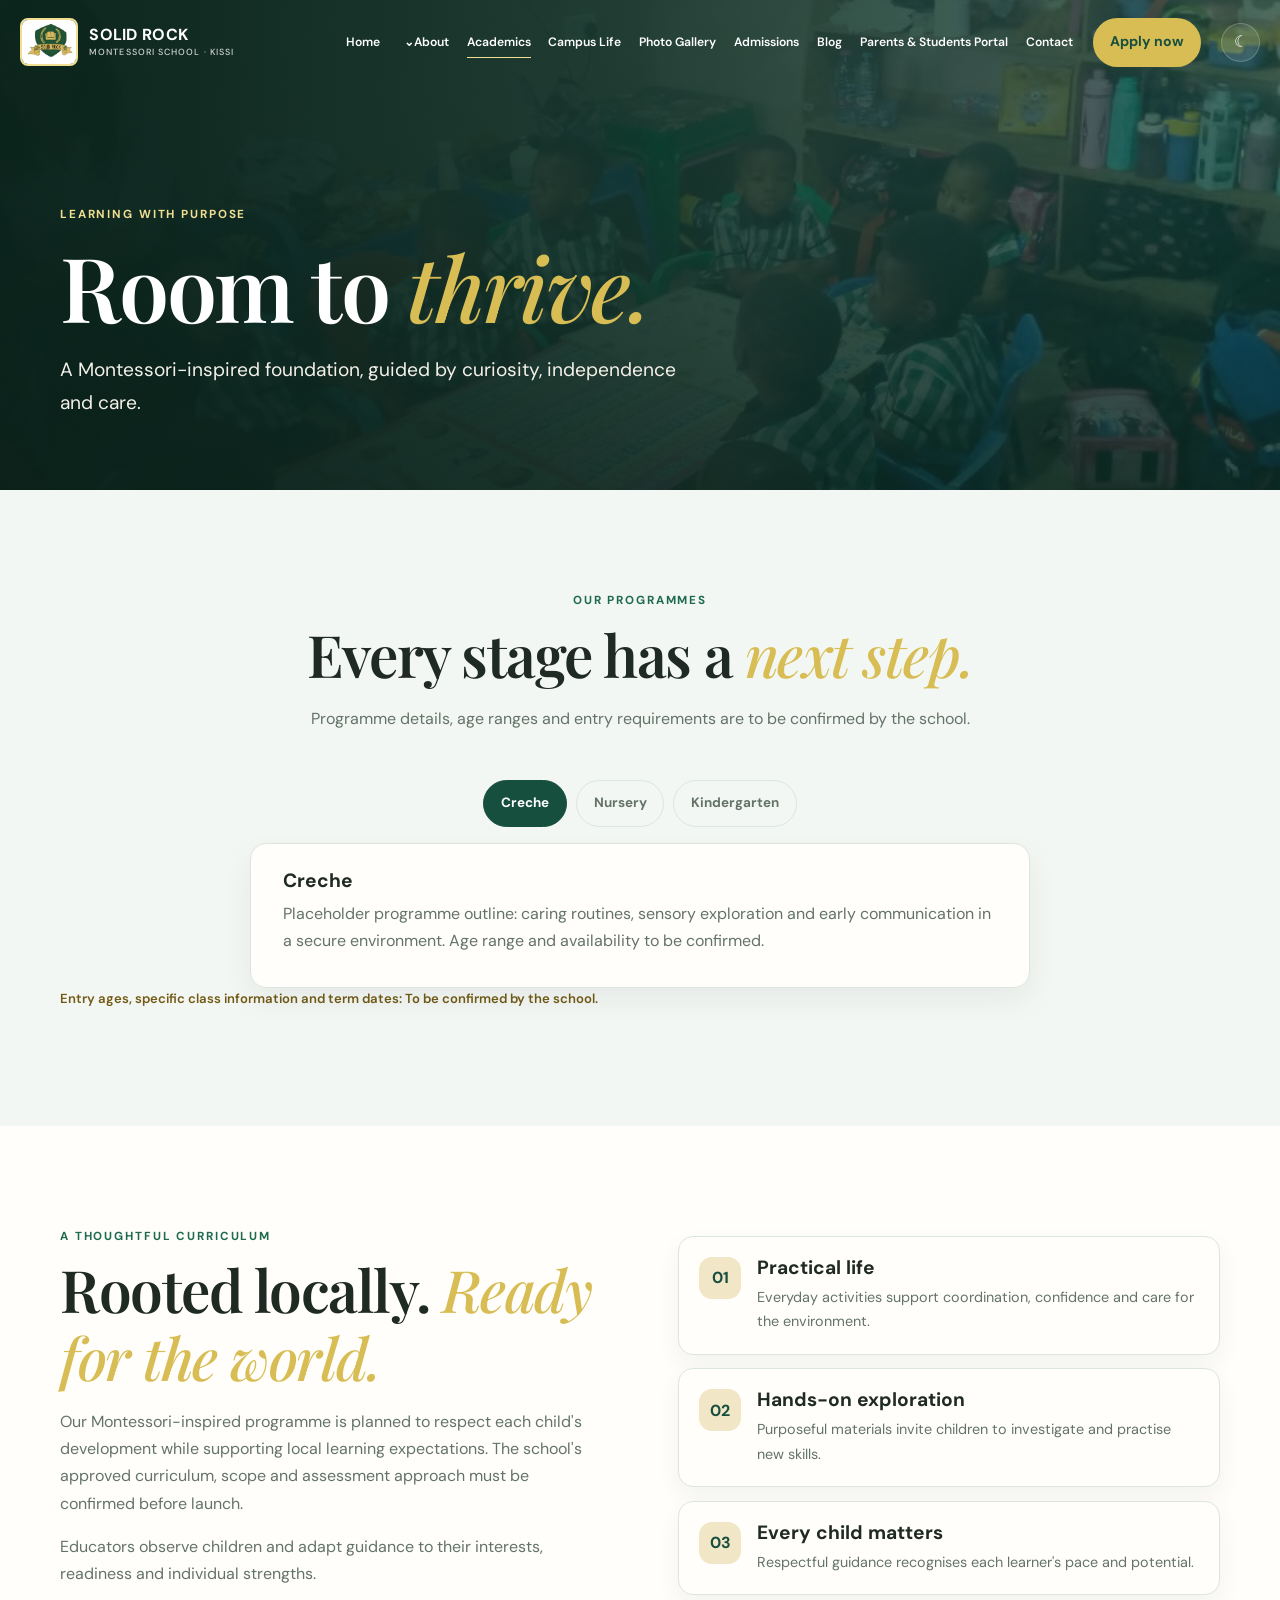
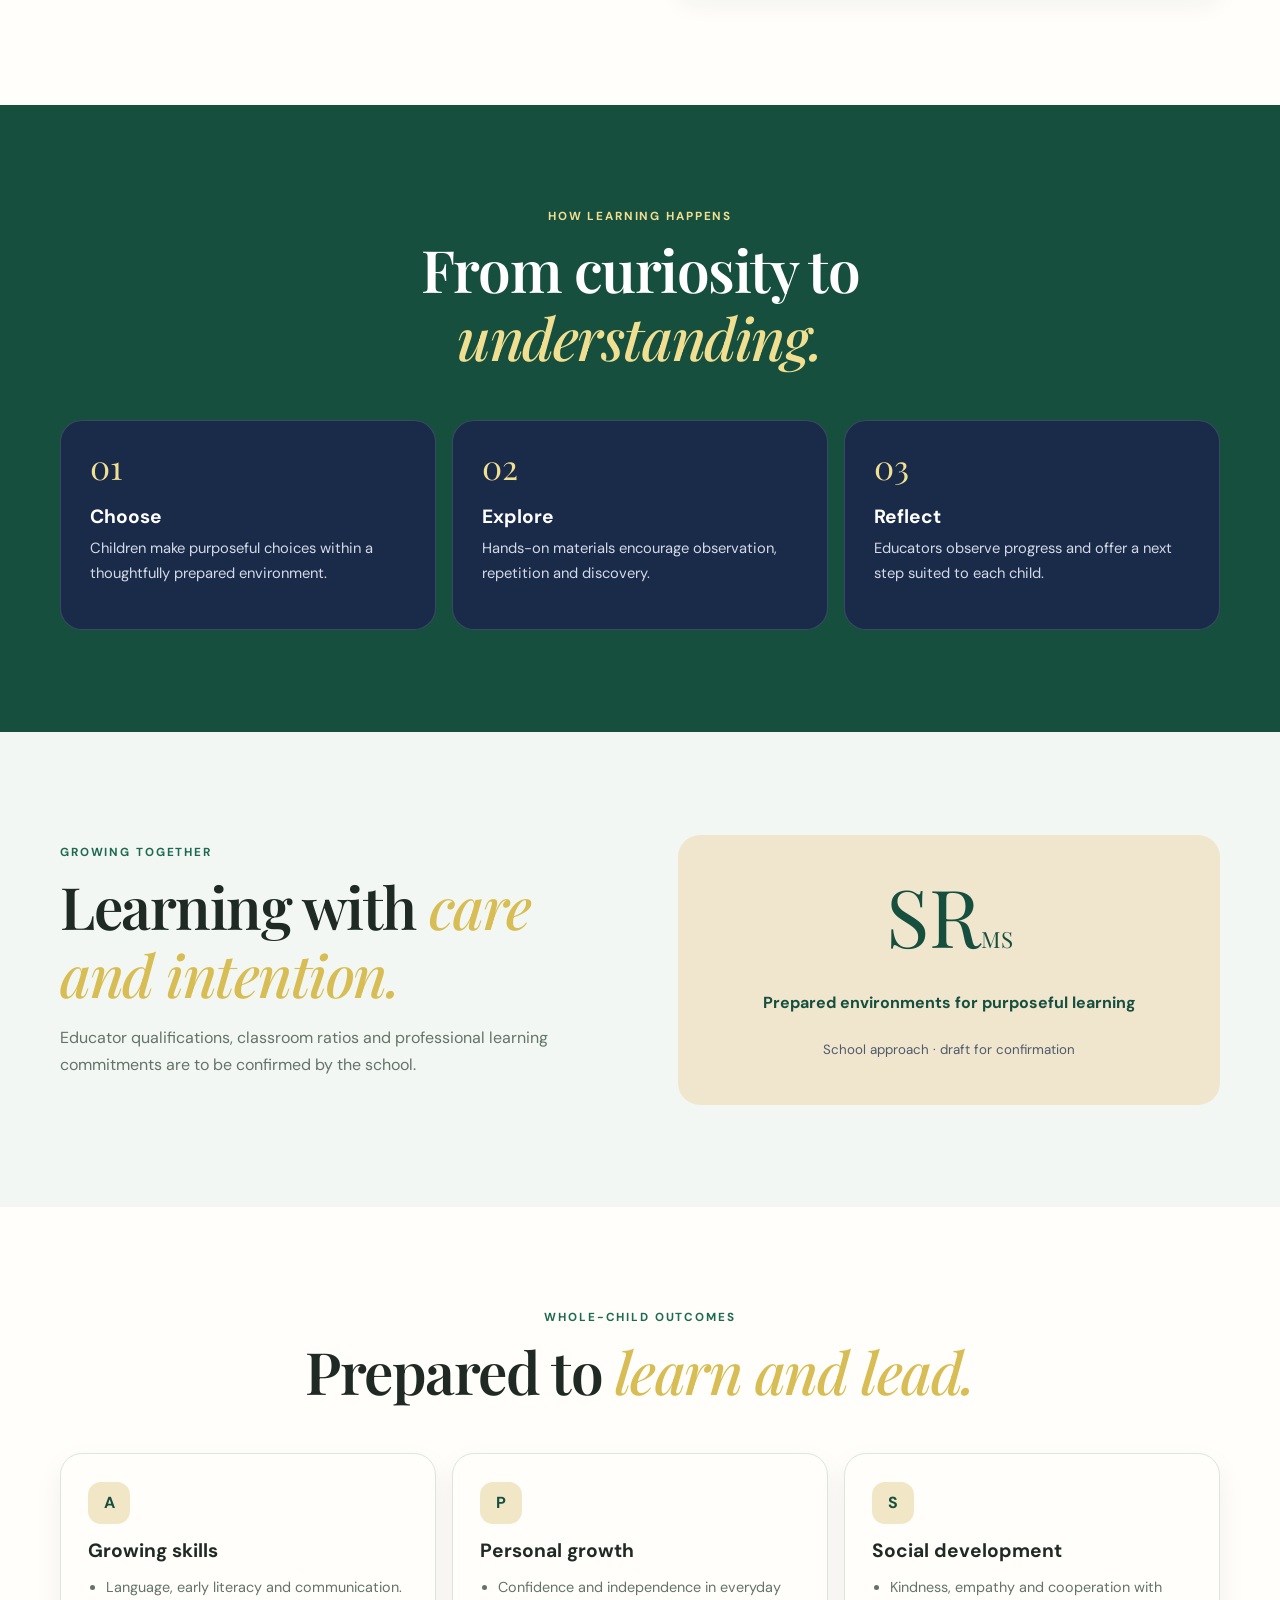
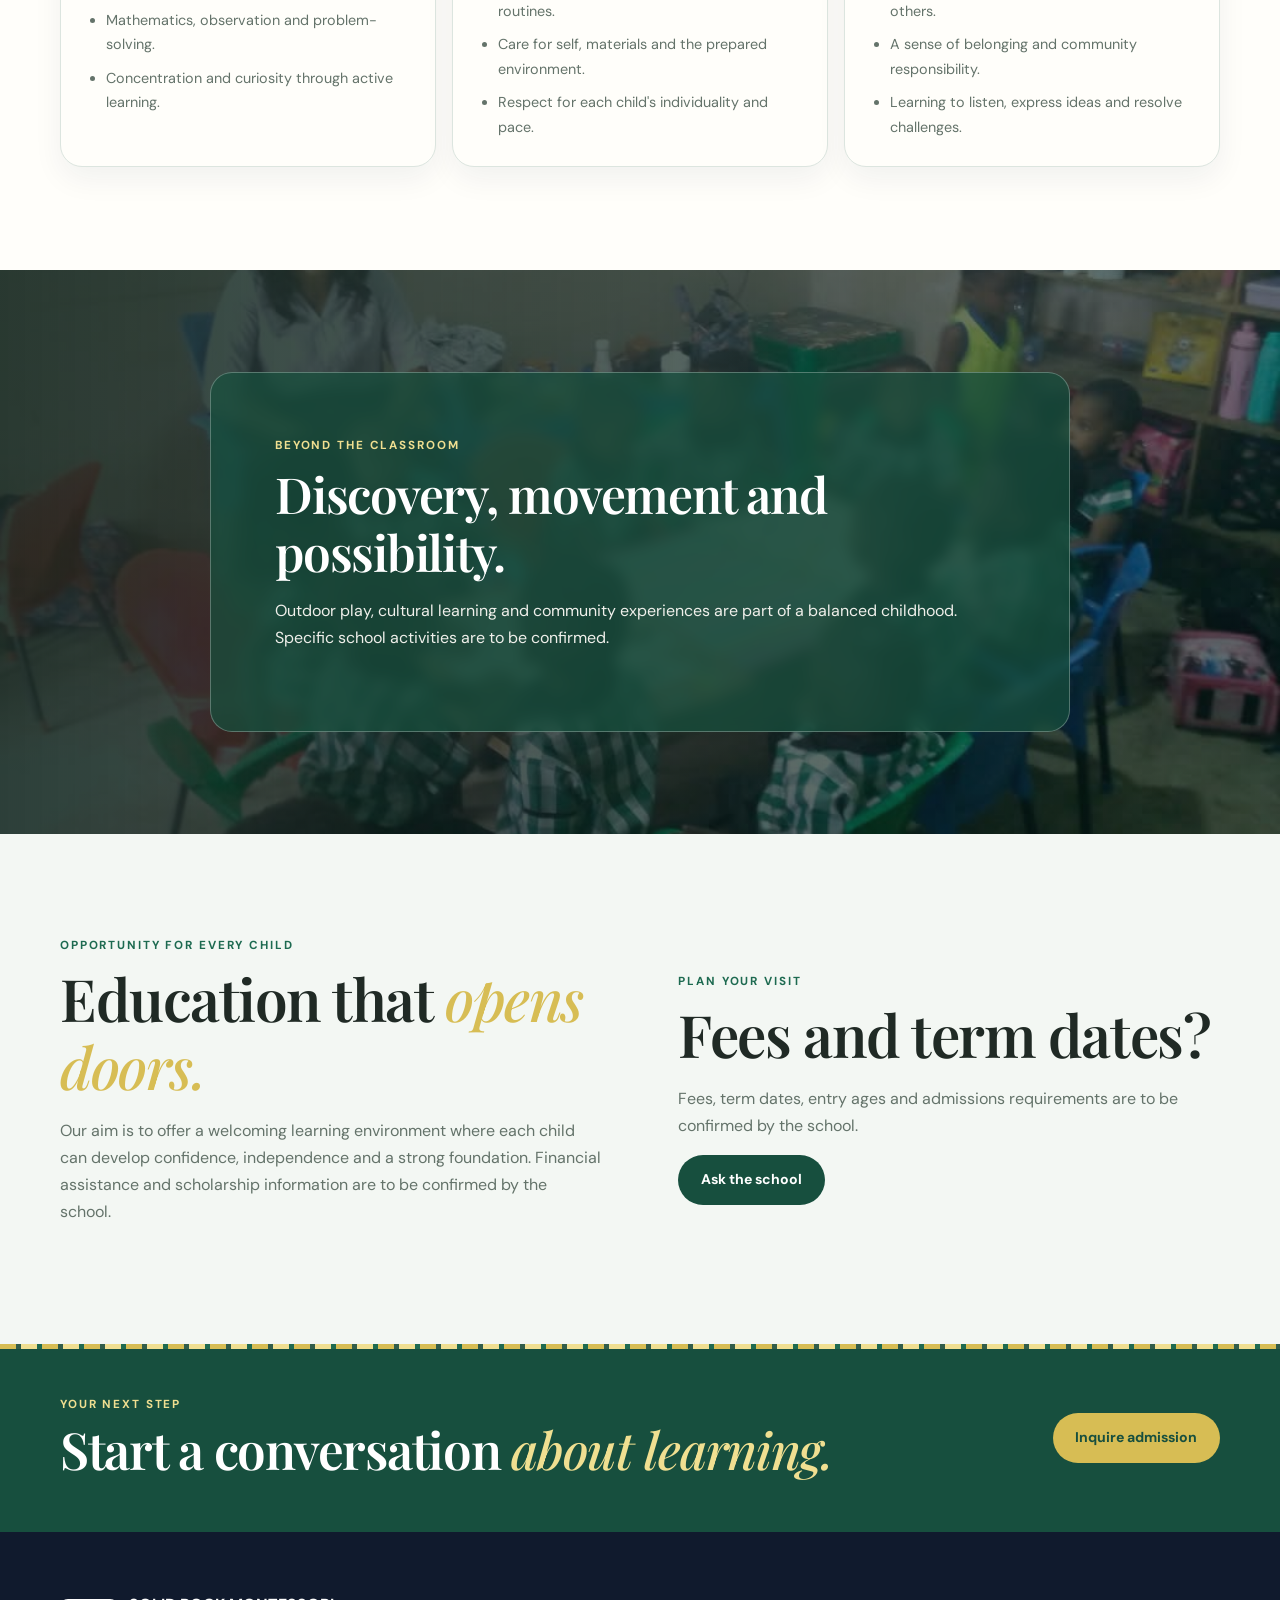
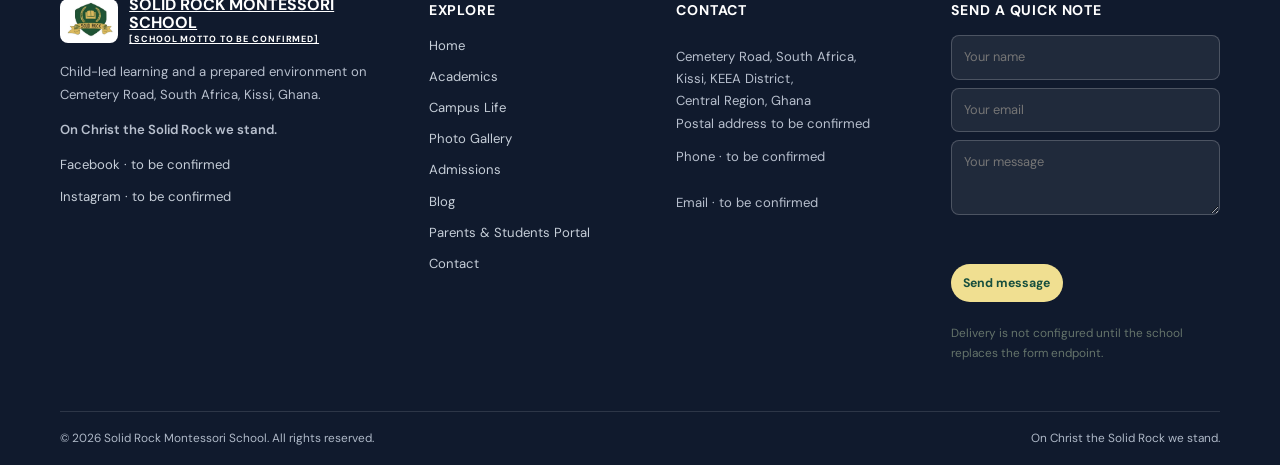
<file: academics.html>
<!doctype html>
<html lang="en"><head>
  <meta charset="utf-8"><meta name="viewport" content="width=device-width, initial-scale=1">
  <meta name="description" content="Explore Montessori-inspired programmes at Solid Rock Montessori School in Kissi, Ghana.">
  <meta property="og:title" content="Academics | Solid Rock Montessori School"><meta property="og:description" content="A child-centred approach to learning and growth."><meta property="og:type" content="website">
  <title>Academics | Solid Rock Montessori School</title><link rel="preconnect" href="https://fonts.googleapis.com"><link rel="preconnect" href="https://fonts.gstatic.com" crossorigin><link href="https://fonts.googleapis.com/css2?family=DM+Sans:wght@400;500;600;700&family=Playfair+Display:wght@500;600;700&display=swap" rel="stylesheet"><link rel="stylesheet" href="css/style.css"><script defer src="js/main.js"></script>
  <script type="application/ld+json">{"@context":"https://schema.org","@type":"School","name":"Solid Rock Montessori School","address":{"@type":"PostalAddress","streetAddress":"Cemetery Road, South Africa","addressLocality":"Kissi","addressRegion":"Central Region","addressCountry":"GH"}}</script>
</head><body data-page="academics"><a class="skip-link" href="#main">Skip to content</a><div id="site-header"></div><div class="scroll-progress"></div><main id="main">
  <section class="page-hero page-hero-academics"><div class="container page-hero-content"><p class="eyebrow eyebrow-gold">LEARNING WITH PURPOSE</p><h1>Room to <em>thrive.</em></h1><p>A Montessori-inspired foundation, guided by curiosity, independence and care.</p></div></section>
  <section class="section section-cream"><div class="container"><div class="section-heading reveal" data-reveal="up"><p class="eyebrow">OUR PROGRAMMES</p><h2>Every stage has a <em>next step.</em></h2><p>Programme details, age ranges and entry requirements are to be confirmed by the school.</p></div>
    <div class="tabs" role="tablist" aria-label="School programmes">
      <button class="tab-button is-active" role="tab" id="tab-creche" aria-selected="true" aria-controls="panel-creche">Creche</button><button class="tab-button" role="tab" id="tab-nursery" aria-selected="false" aria-controls="panel-nursery" tabindex="-1">Nursery</button><button class="tab-button" role="tab" id="tab-kindergarten" aria-selected="false" aria-controls="panel-kindergarten" tabindex="-1">Kindergarten</button>
    </div>
    <div class="tab-panel is-active" id="panel-creche" role="tabpanel" aria-labelledby="tab-creche"><h3>Creche</h3><p>Placeholder programme outline: caring routines, sensory exploration and early communication in a secure environment. Age range and availability to be confirmed.</p></div>
    <div class="tab-panel" id="panel-nursery" role="tabpanel" aria-labelledby="tab-nursery" hidden><h3>Nursery</h3><p>Placeholder programme outline: practical life, language, movement and hands-on discovery support the development of confidence and concentration.</p></div>
    <div class="tab-panel" id="panel-kindergarten" role="tabpanel" aria-labelledby="tab-kindergarten" hidden><h3>Kindergarten</h3><p>Placeholder programme outline: children build early literacy, numeracy and independence through purposeful activities and guided exploration.</p></div>
    <p class="placeholder-note">Entry ages, specific class information and term dates: To be confirmed by the school.</p>
  </div></section>
  <section class="section section-white"><div class="container split"><div class="split-copy reveal" data-reveal="left"><p class="eyebrow">A THOUGHTFUL CURRICULUM</p><h2>Rooted locally. <em>Ready for the world.</em></h2><p>Our Montessori-inspired programme is planned to respect each child's development while supporting local learning expectations. The school's approved curriculum, scope and assessment approach must be confirmed before launch.</p><p>Educators observe children and adapt guidance to their interests, readiness and individual strengths.</p></div><div class="feature-stack"><article class="feature-card reveal" data-reveal="right"><span class="feature-icon">01</span><div><h3>Practical life</h3><p>Everyday activities support coordination, confidence and care for the environment.</p></div></article><article class="feature-card reveal" data-reveal="right"><span class="feature-icon">02</span><div><h3>Hands-on exploration</h3><p>Purposeful materials invite children to investigate and practise new skills.</p></div></article><article class="feature-card reveal" data-reveal="right"><span class="feature-icon">03</span><div><h3>Every child matters</h3><p>Respectful guidance recognises each learner's pace and potential.</p></div></article></div></div></section>
  <section class="section section-navy"><div class="container"><div class="section-heading reveal" data-reveal="up"><p class="eyebrow eyebrow-gold">HOW LEARNING HAPPENS</p><h2>From curiosity to <em>understanding.</em></h2></div>
    <div class="steps-grid"><article class="step-card reveal" data-reveal="up"><span>01</span><h3>Choose</h3><p>Children make purposeful choices within a thoughtfully prepared environment.</p></article><article class="step-card reveal" data-reveal="up"><span>02</span><h3>Explore</h3><p>Hands-on materials encourage observation, repetition and discovery.</p></article><article class="step-card reveal" data-reveal="up"><span>03</span><h3>Reflect</h3><p>Educators observe progress and offer a next step suited to each child.</p></article></div>
  </div></section>
  <section class="section section-cream"><div class="container split"><div class="split-copy reveal" data-reveal="left"><p class="eyebrow">GROWING TOGETHER</p><h2>Learning with <em>care and intention.</em></h2><p>Educator qualifications, classroom ratios and professional learning commitments are to be confirmed by the school.</p></div><div class="image-note reveal" data-reveal="right"><div class="big-number">SR<span>MS</span></div><p>Prepared environments for purposeful learning</p><small>School approach · draft for confirmation</small></div></div></section>
  <section class="section section-white"><div class="container"><div class="section-heading reveal" data-reveal="up"><p class="eyebrow">WHOLE-CHILD OUTCOMES</p><h2>Prepared to <em>learn and lead.</em></h2></div><div class="outcome-grid">
    <article class="outcome-card reveal" data-reveal="up"><span class="feature-icon">A</span><h3>Growing skills</h3><ul><li>Language, early literacy and communication.</li><li>Mathematics, observation and problem-solving.</li><li>Concentration and curiosity through active learning.</li></ul></article>
    <article class="outcome-card reveal" data-reveal="up"><span class="feature-icon">P</span><h3>Personal growth</h3><ul><li>Confidence and independence in everyday routines.</li><li>Care for self, materials and the prepared environment.</li><li>Respect for each child's individuality and pace.</li></ul></article>
    <article class="outcome-card reveal" data-reveal="up"><span class="feature-icon">S</span><h3>Social development</h3><ul><li>Kindness, empathy and cooperation with others.</li><li>A sense of belonging and community responsibility.</li><li>Learning to listen, express ideas and resolve challenges.</li></ul></article>
  </div></div></section>
  <section class="section section-photo parallax-section" style="--parallax-image:url('../assets/classroom-group-02.jpg')"><div class="container quote-panel reveal" data-reveal="zoom"><p class="eyebrow eyebrow-gold">BEYOND THE CLASSROOM</p><h2>Discovery, movement and possibility.</h2><p>Outdoor play, cultural learning and community experiences are part of a balanced childhood. Specific school activities are to be confirmed.</p></div></section>
  <section class="section section-cream"><div class="container split"><div class="split-copy reveal" data-reveal="left"><p class="eyebrow">OPPORTUNITY FOR EVERY CHILD</p><h2>Education that <em>opens doors.</em></h2><p>Our aim is to offer a welcoming learning environment where each child can develop confidence, independence and a strong foundation. Financial assistance and scholarship information are to be confirmed by the school.</p></div><div class="split-copy reveal" data-reveal="right"><p class="eyebrow">PLAN YOUR VISIT</p><h2>Fees and term dates?</h2><p>Fees, term dates, entry ages and admissions requirements are to be confirmed by the school.</p><a class="button button-navy" href="contact.html">Ask the school</a></div></div></section>
  <section class="cta-band"><div class="container cta-inner"><div><p class="eyebrow eyebrow-gold">YOUR NEXT STEP</p><h2>Start a conversation <em>about learning.</em></h2></div><a class="button button-gold button-shimmer" href="admissions.html">Inquire admission</a></div></section>
</main><div id="site-footer"></div></body></html>
</file>
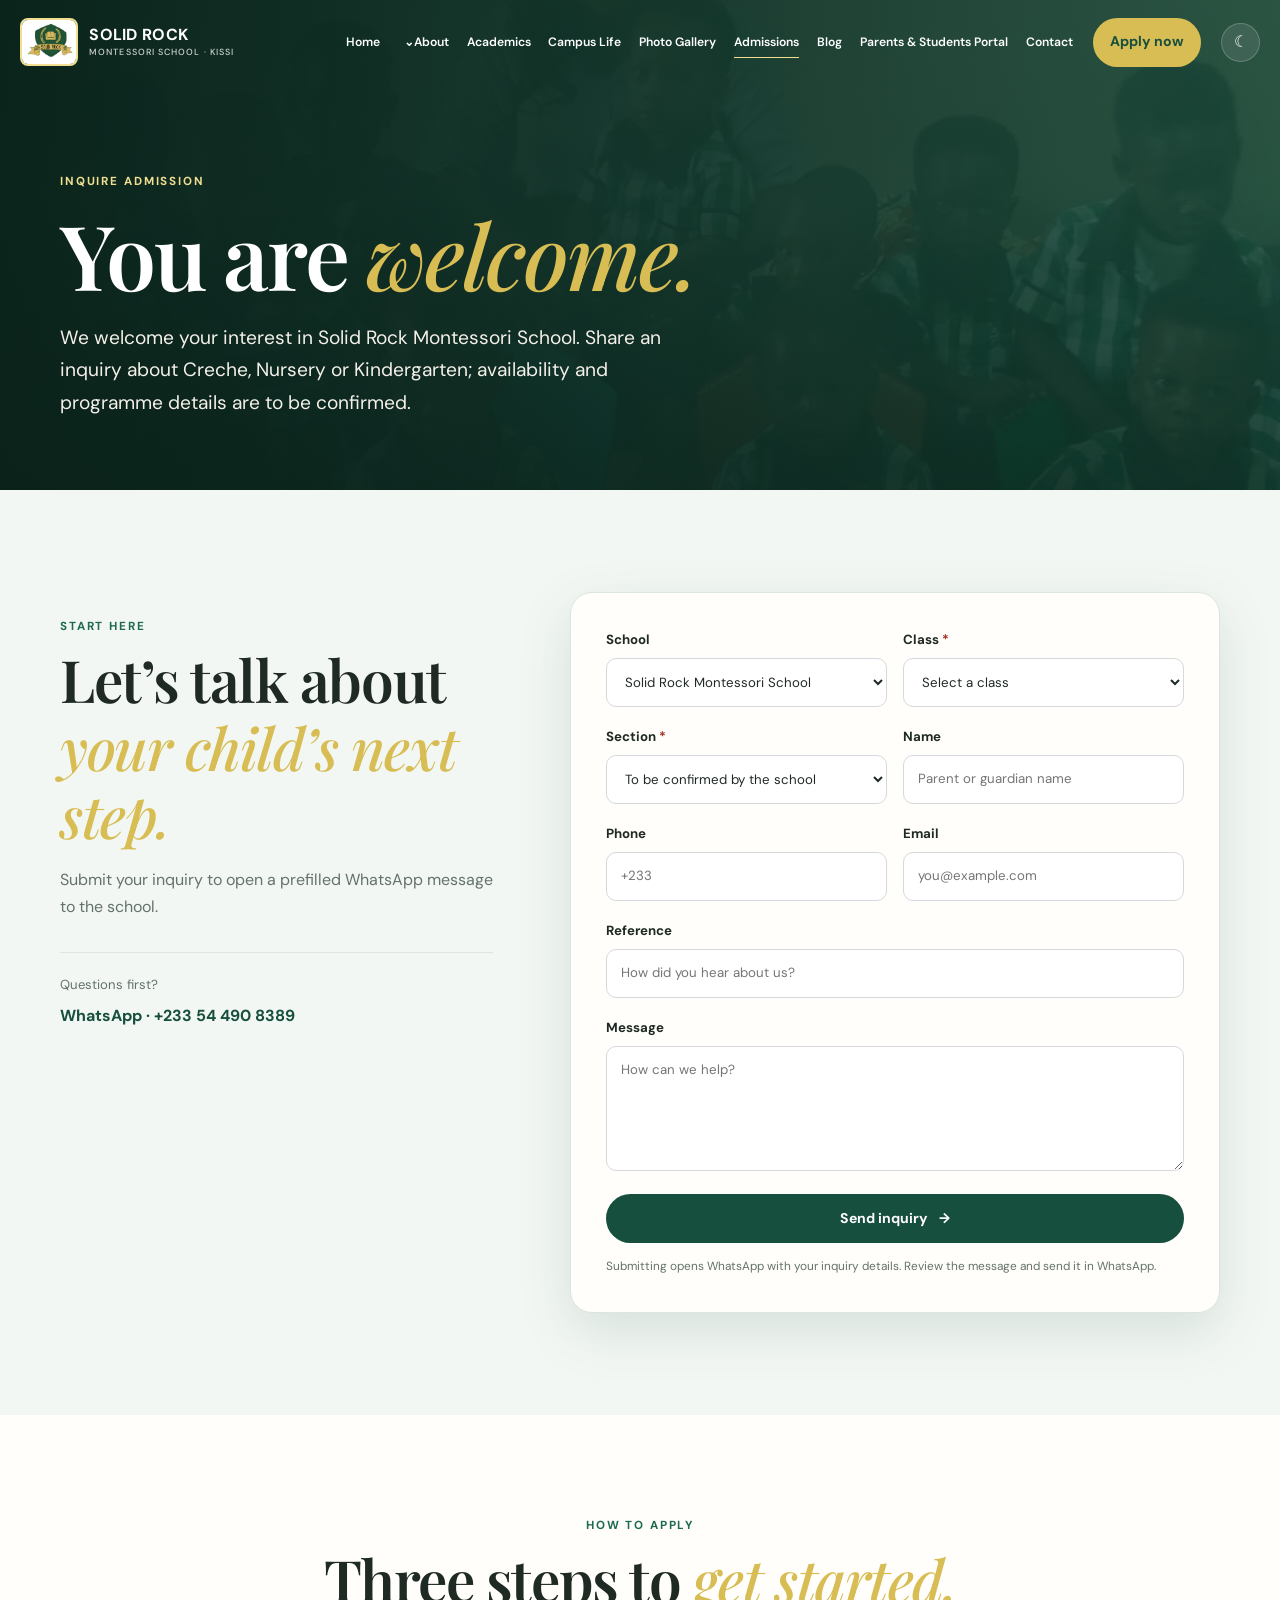
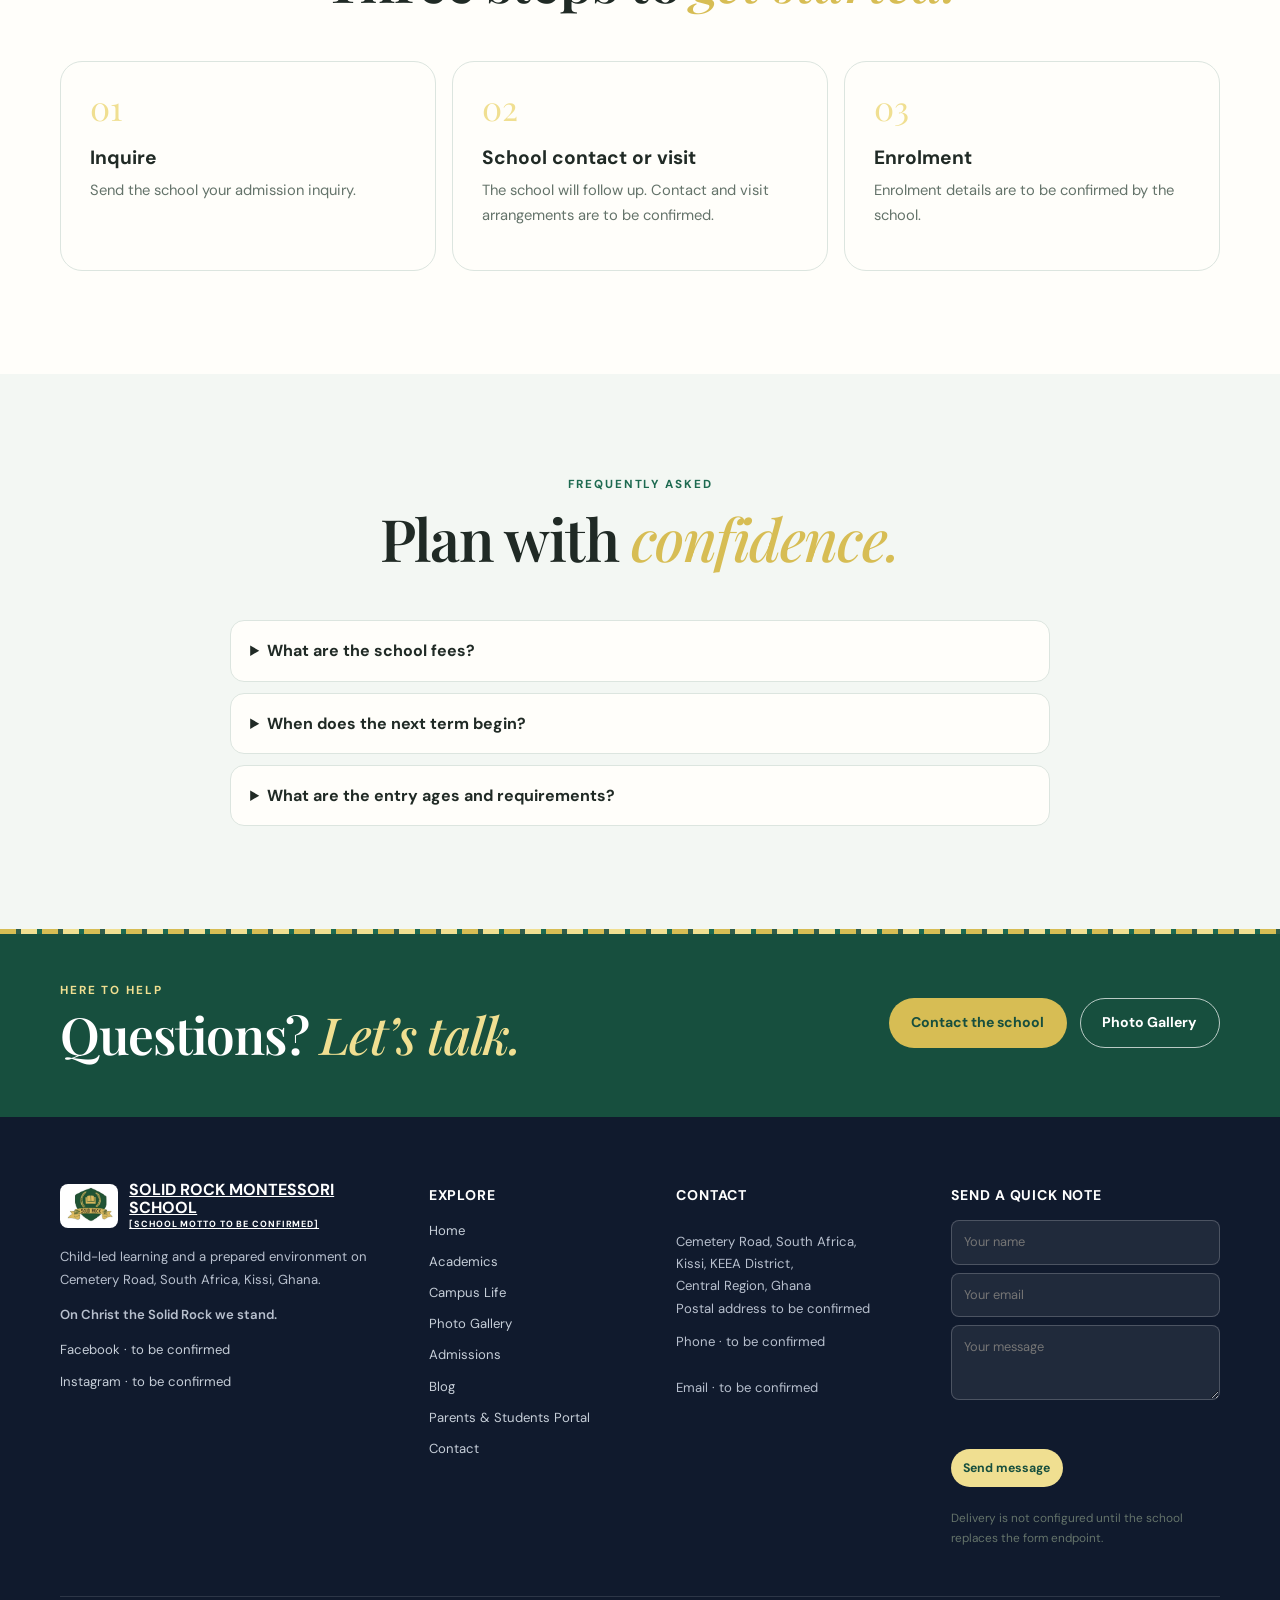
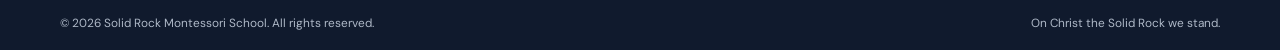
<file: admissions.html>
<!doctype html>
<html lang="en"><head>
  <meta charset="utf-8"><meta name="viewport" content="width=device-width, initial-scale=1">
  <meta name="description" content="Ask about admission to Solid Rock Montessori School in Kissi, Central Region, Ghana.">
  <meta property="og:title" content="Inquire Admission | Solid Rock Montessori School"><meta property="og:description" content="Start a conversation about your child's learning journey."><meta property="og:type" content="website">
  <title>Inquire Admission | Solid Rock Montessori School</title><link rel="preconnect" href="https://fonts.googleapis.com"><link rel="preconnect" href="https://fonts.gstatic.com" crossorigin><link href="https://fonts.googleapis.com/css2?family=DM+Sans:wght@400;500;600;700&family=Playfair+Display:wght@500;600;700&display=swap" rel="stylesheet"><link rel="stylesheet" href="css/style.css"><script defer src="js/main.js"></script>
  <script type="application/ld+json">{"@context":"https://schema.org","@type":"School","name":"Solid Rock Montessori School","address":{"@type":"PostalAddress","streetAddress":"Cemetery Road, South Africa","addressLocality":"Kissi","addressRegion":"Central Region","addressCountry":"GH"}}</script>
</head><body data-page="admissions"><a class="skip-link" href="#main">Skip to content</a><div id="site-header"></div><div class="scroll-progress"></div><main id="main">
  <section class="page-hero page-hero-admissions"><div class="container page-hero-content"><p class="eyebrow eyebrow-gold">INQUIRE ADMISSION</p><h1>You are <em>welcome.</em></h1><p>We welcome your interest in Solid Rock Montessori School. Share an inquiry about Creche, Nursery or Kindergarten; availability and programme details are to be confirmed.</p></div></section>
  <section class="section section-cream"><div class="container form-layout"><div class="form-intro reveal" data-reveal="left"><p class="eyebrow">START HERE</p><h2>Let’s talk about <em>your child’s next step.</em></h2><p>Submit your inquiry to open a prefilled WhatsApp message to the school.</p><div class="contact-mini"><span>Questions first?</span><a href="https://wa.me/233544908389" target="_blank" rel="noopener noreferrer">WhatsApp · +233 54 490 8389</a></div></div>
    <form class="site-form reveal" data-reveal="right" data-form-kind="admissions" novalidate>
      <div class="form-grid">
        <label class="field"><span>School</span><select name="school" required><option value="Solid Rock Montessori School">Solid Rock Montessori School</option></select></label>
        <label class="field"><span>Class <b>*</b></span><select name="class" required><option value="">Select a class</option><option>Creche</option><option>Nursery</option><option>Kindergarten</option></select></label>
        <label class="field"><span>Section <b>*</b></span><select name="section" required><option value="To be confirmed by the school">To be confirmed by the school</option></select></label>
        <label class="field"><span>Name</span><input name="name" autocomplete="name" required placeholder="Parent or guardian name"></label>
        <label class="field"><span>Phone</span><input name="phone" type="tel" autocomplete="tel" required placeholder="+233"></label>
        <label class="field"><span>Email</span><input name="email" type="email" autocomplete="email" required placeholder="you@example.com"></label>
        <label class="field field-full"><span>Reference</span><input name="reference" placeholder="How did you hear about us?"></label>
        <label class="field field-full"><span>Message</span><textarea name="message" rows="4" placeholder="How can we help?"></textarea></label>
      </div>
      <p class="form-status" role="status" aria-live="polite"></p><button class="button button-navy button-submit" type="submit">Send inquiry <span>→</span></button>
      <small class="form-note">Submitting opens WhatsApp with your inquiry details. Review the message and send it in WhatsApp.</small>
    </form>
  </div></section>
  <section class="section section-white"><div class="container"><div class="section-heading reveal" data-reveal="up"><p class="eyebrow">HOW TO APPLY</p><h2>Three steps to <em>get started.</em></h2></div><div class="steps-grid steps-light"><article class="step-card reveal" data-reveal="up"><span>01</span><h3>Inquire</h3><p>Send the school your admission inquiry.</p></article><article class="step-card reveal" data-reveal="up"><span>02</span><h3>School contact or visit</h3><p>The school will follow up. Contact and visit arrangements are to be confirmed.</p></article><article class="step-card reveal" data-reveal="up"><span>03</span><h3>Enrolment</h3><p>Enrolment details are to be confirmed by the school.</p></article></div></div></section>
  <section class="section section-cream"><div class="container narrow"><div class="section-heading reveal" data-reveal="up"><p class="eyebrow">FREQUENTLY ASKED</p><h2>Plan with <em>confidence.</em></h2></div><div class="faq-list">
    <details class="faq-item reveal" data-reveal="up"><summary>What are the school fees?</summary><p>To be confirmed by the school.</p></details>
    <details class="faq-item reveal" data-reveal="up"><summary>When does the next term begin?</summary><p>To be confirmed by the school.</p></details>
    <details class="faq-item reveal" data-reveal="up"><summary>What are the entry ages and requirements?</summary><p>To be confirmed by the school.</p></details>
  </div></div></section>
  <section class="cta-band"><div class="container cta-inner"><div><p class="eyebrow eyebrow-gold">HERE TO HELP</p><h2>Questions? <em>Let’s talk.</em></h2></div><div class="button-row"><a class="button button-gold" href="contact.html">Contact the school</a><a class="button button-outline" href="gallery.html">Photo Gallery</a></div></div></section>
</main><div id="site-footer"></div></body></html>
</file>
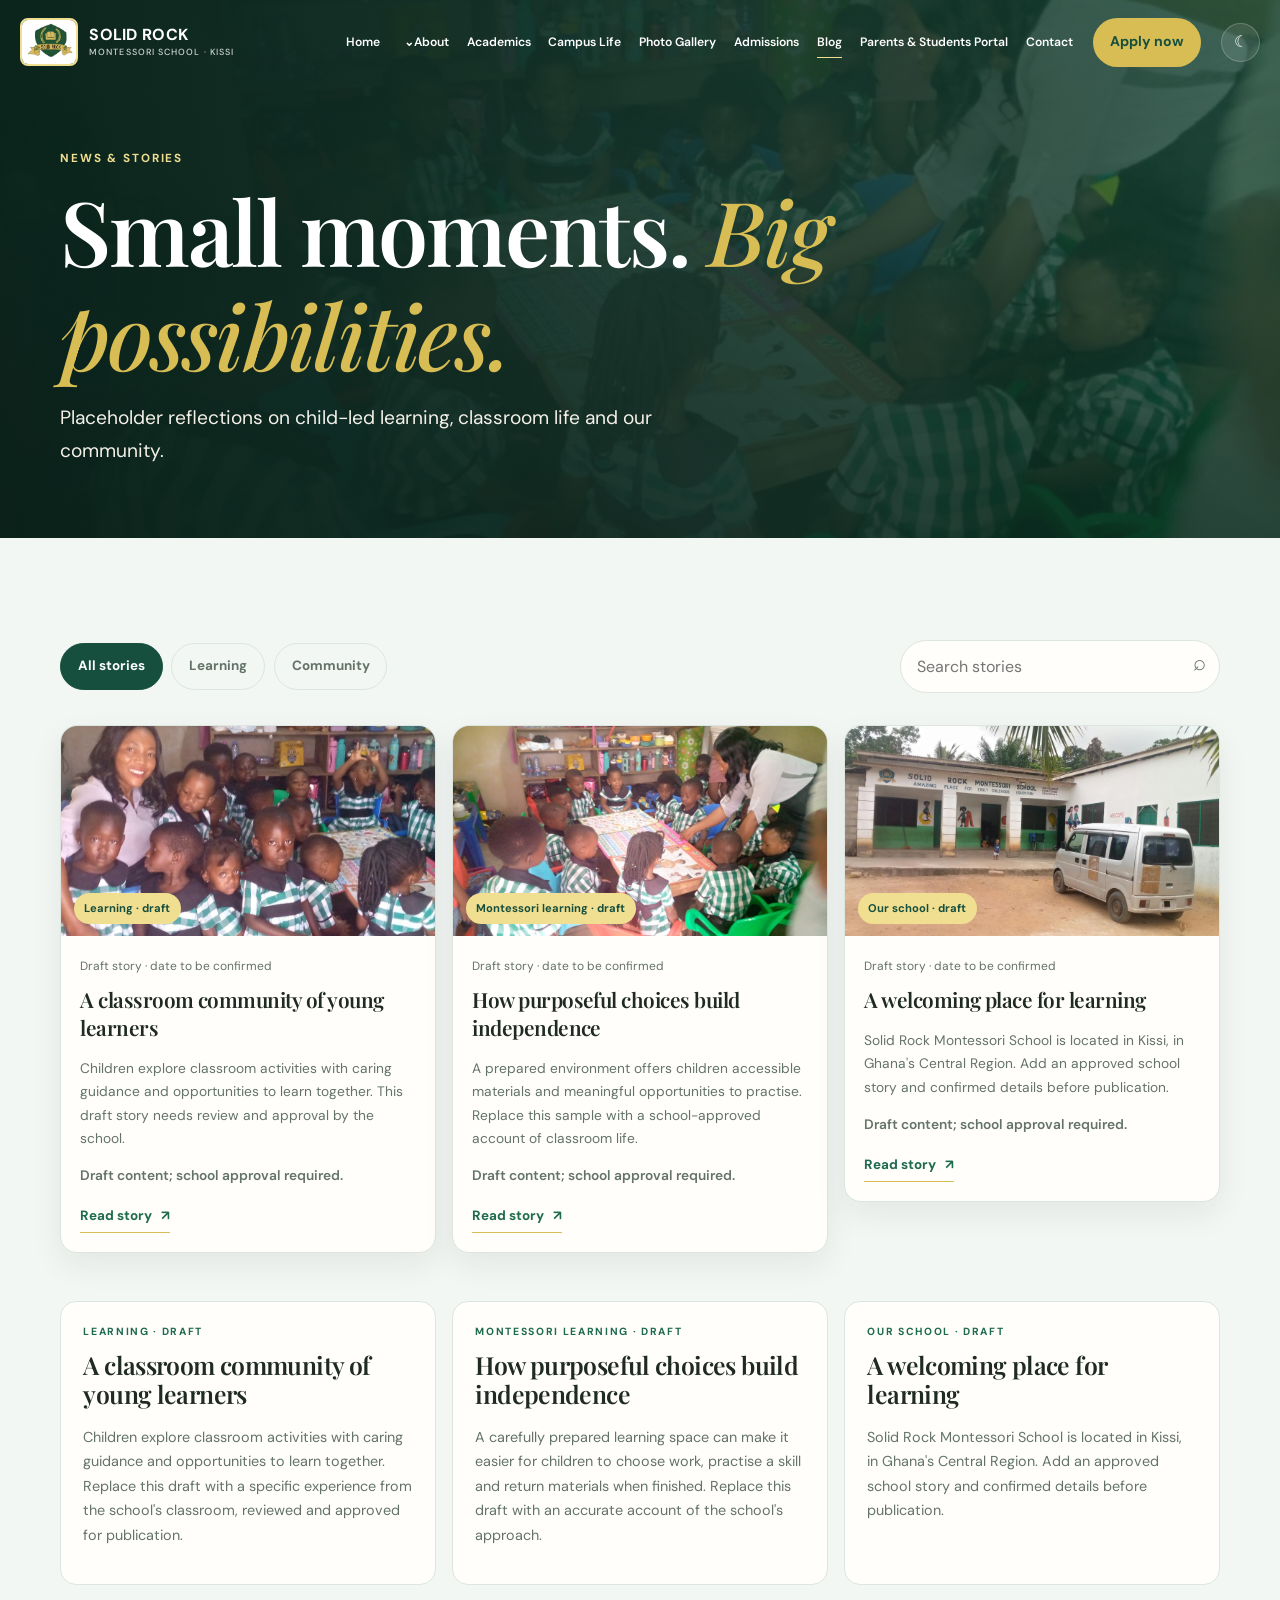
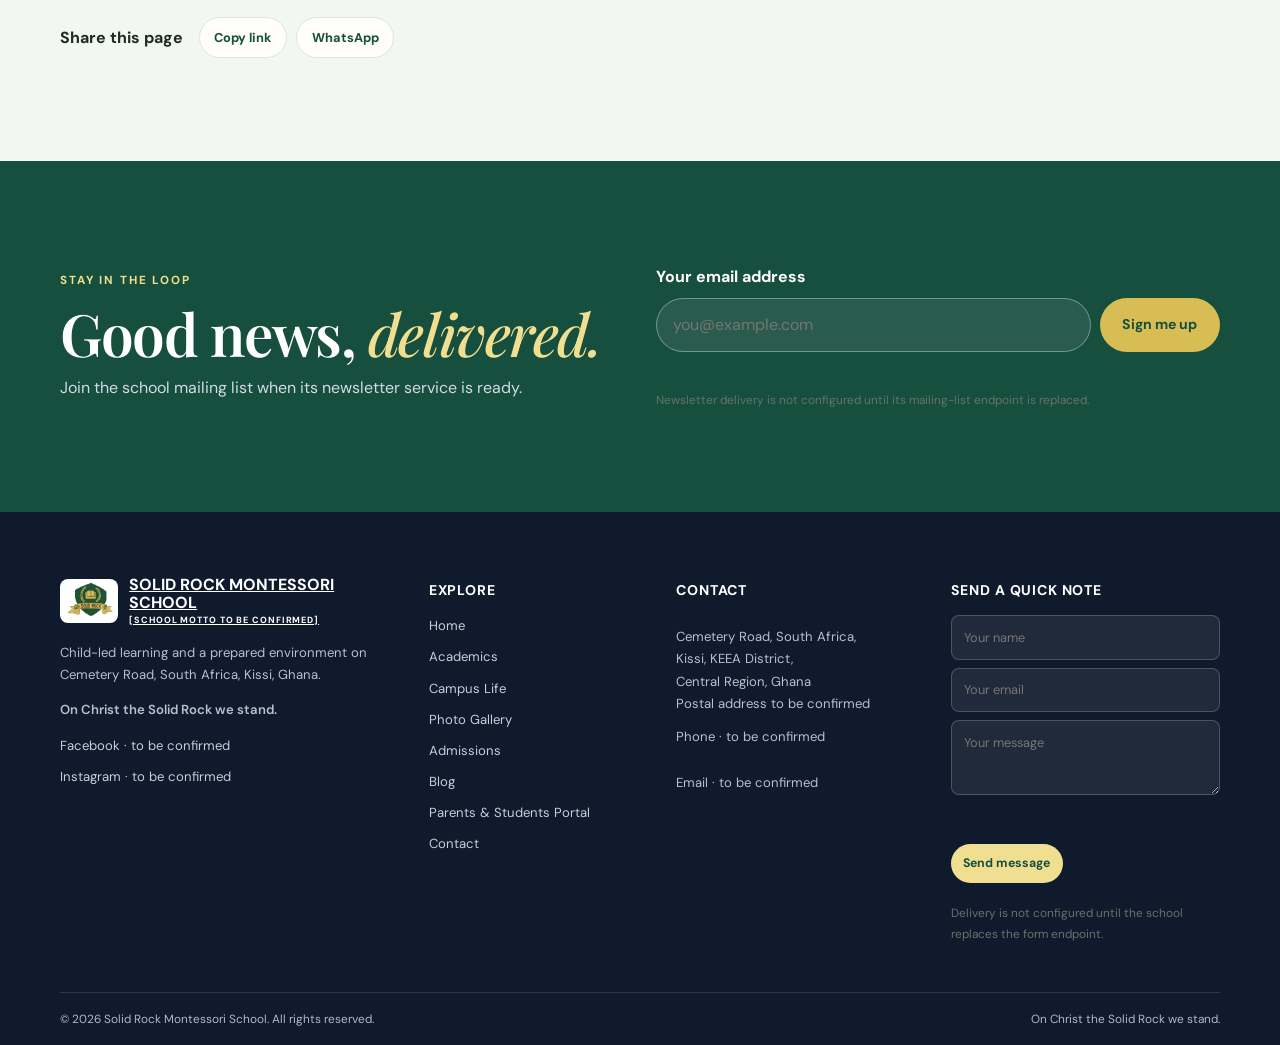
<file: blog.html>
<!doctype html>
<html lang="en"><head>
  <meta charset="utf-8"><meta name="viewport" content="width=device-width, initial-scale=1">
  <meta name="description" content="Placeholder school news and Montessori learning stories from Solid Rock Montessori School, Kissi.">
  <meta property="og:title" content="News & Stories | Solid Rock Montessori School"><meta property="og:description" content="Ideas and moments from our school community."><meta property="og:type" content="website">
  <title>News &amp; Stories | Solid Rock Montessori School</title><link rel="preconnect" href="https://fonts.googleapis.com"><link rel="preconnect" href="https://fonts.gstatic.com" crossorigin><link href="https://fonts.googleapis.com/css2?family=DM+Sans:wght@400;500;600;700&family=Playfair+Display:wght@500;600;700&display=swap" rel="stylesheet"><link rel="stylesheet" href="css/style.css"><script defer src="js/main.js"></script>
  <script type="application/ld+json">{"@context":"https://schema.org","@type":"School","name":"Solid Rock Montessori School","address":{"@type":"PostalAddress","streetAddress":"Cemetery Road, South Africa","addressLocality":"Kissi","addressRegion":"Central Region","addressCountry":"GH"}}</script>
</head><body data-page="blog"><a class="skip-link" href="#main">Skip to content</a><div id="site-header"></div><div class="scroll-progress"></div><main id="main">
  <section class="page-hero page-hero-blog"><div class="container page-hero-content"><p class="eyebrow eyebrow-gold">NEWS &amp; STORIES</p><h1>Small moments. <em>Big possibilities.</em></h1><p>Placeholder reflections on child-led learning, classroom life and our community.</p></div></section>
  <section class="section section-cream"><div class="container">
    <div class="blog-tools reveal" data-reveal="up"><div class="filter-row" role="group" aria-label="Filter stories"><button class="filter-button is-active" data-post-filter="all">All stories</button><button class="filter-button" data-post-filter="learning">Learning</button><button class="filter-button" data-post-filter="community">Community</button></div><label class="search-field"><span class="sr-only">Search stories</span><input type="search" data-post-search placeholder="Search stories"><span aria-hidden="true">⌕</span></label></div>
    <div class="post-grid">
      <article class="post-card reveal" data-reveal="up" data-category="learning" data-search="classroom language Montessori learning children">
        <a class="post-image" href="#story-classroom"><img src="assets/classroom-children-01.jpg" width="1000" height="750" loading="lazy" alt="Children wearing their green-and-white uniforms in the classroom"><span>Learning · draft</span></a>
        <div class="post-copy"><p class="post-date">Draft story · date to be confirmed</p><h2><a href="#story-classroom">A classroom community of young learners</a></h2><p>Children explore classroom activities with caring guidance and opportunities to learn together. This draft story needs review and approval by the school.</p><p class="placeholder-note">Draft content; school approval required.</p><a class="text-link" href="#story-classroom">Read story <span>↗</span></a></div>
      </article>
      <article class="post-card reveal" data-reveal="up" data-category="learning" data-search="independence prepared environment purposeful choices Montessori">
        <a class="post-image" href="#story-independence"><img src="assets/classroom-activity-02.jpg" width="1000" height="750" loading="lazy" alt="A teacher and children working together in the classroom"><span>Montessori learning · draft</span></a>
        <div class="post-copy"><p class="post-date">Draft story · date to be confirmed</p><h2><a href="#story-independence">How purposeful choices build independence</a></h2><p>A prepared environment offers children accessible materials and meaningful opportunities to practise. Replace this sample with a school-approved account of classroom life.</p><p class="placeholder-note">Draft content; school approval required.</p><a class="text-link" href="#story-independence">Read story <span>↗</span></a></div>
      </article>
      <article class="post-card reveal" data-reveal="up" data-category="community" data-search="school building Kissi community">
        <a class="post-image" href="#story-school"><img src="assets/school-building.jpg" width="1000" height="750" loading="lazy" alt="The Solid Rock Montessori School building in Kissi"><span>Our school · draft</span></a>
        <div class="post-copy"><p class="post-date">Draft story · date to be confirmed</p><h2><a href="#story-school">A welcoming place for learning</a></h2><p>Solid Rock Montessori School is located in Kissi, in Ghana's Central Region. Add an approved school story and confirmed details before publication.</p><p class="placeholder-note">Draft content; school approval required.</p><a class="text-link" href="#story-school">Read story <span>↗</span></a></div>
      </article>
    </div>
    <div class="story-details">
      <article id="story-classroom" class="story-detail reveal" data-reveal="left"><p class="eyebrow">LEARNING · DRAFT</p><h2>A classroom community of young learners</h2><p>Children explore classroom activities with caring guidance and opportunities to learn together. Replace this draft with a specific experience from the school's classroom, reviewed and approved for publication.</p></article>
      <article id="story-independence" class="story-detail reveal" data-reveal="right"><p class="eyebrow">MONTESSORI LEARNING · DRAFT</p><h2>How purposeful choices build independence</h2><p>A carefully prepared learning space can make it easier for children to choose work, practise a skill and return materials when finished. Replace this draft with an accurate account of the school's approach.</p></article>
      <article id="story-school" class="story-detail reveal" data-reveal="left"><p class="eyebrow">OUR SCHOOL · DRAFT</p><h2>A welcoming place for learning</h2><p>Solid Rock Montessori School is located in Kissi, in Ghana's Central Region. Add an approved school story and confirmed details before publication.</p></article>
    </div>
    <div class="share-row" aria-label="Share this page"><span>Share this page</span><button class="share-button" data-share="copy">Copy link</button><a class="share-button" data-share="whatsapp" href="https://wa.me/?text=Solid%20Rock%20Montessori%20School%20news">WhatsApp</a></div>
  </div></section>
  <section class="section section-navy"><div class="container newsletter-layout"><div class="reveal" data-reveal="left"><p class="eyebrow eyebrow-gold">STAY IN THE LOOP</p><h2>Good news, <em>delivered.</em></h2><p>Join the school mailing list when its newsletter service is ready.</p></div><form class="newsletter-form reveal" data-reveal="right"><label for="newsletter-email">Your email address</label><div><input id="newsletter-email" name="email" type="email" placeholder="you@example.com" required><button class="button button-gold" type="submit">Sign me up</button></div><p class="form-status" role="status" aria-live="polite"></p><small class="form-note">Newsletter delivery is not configured until its mailing-list endpoint is replaced.</small></form></div></section>
</main><div id="site-footer"></div></body></html>
</file>
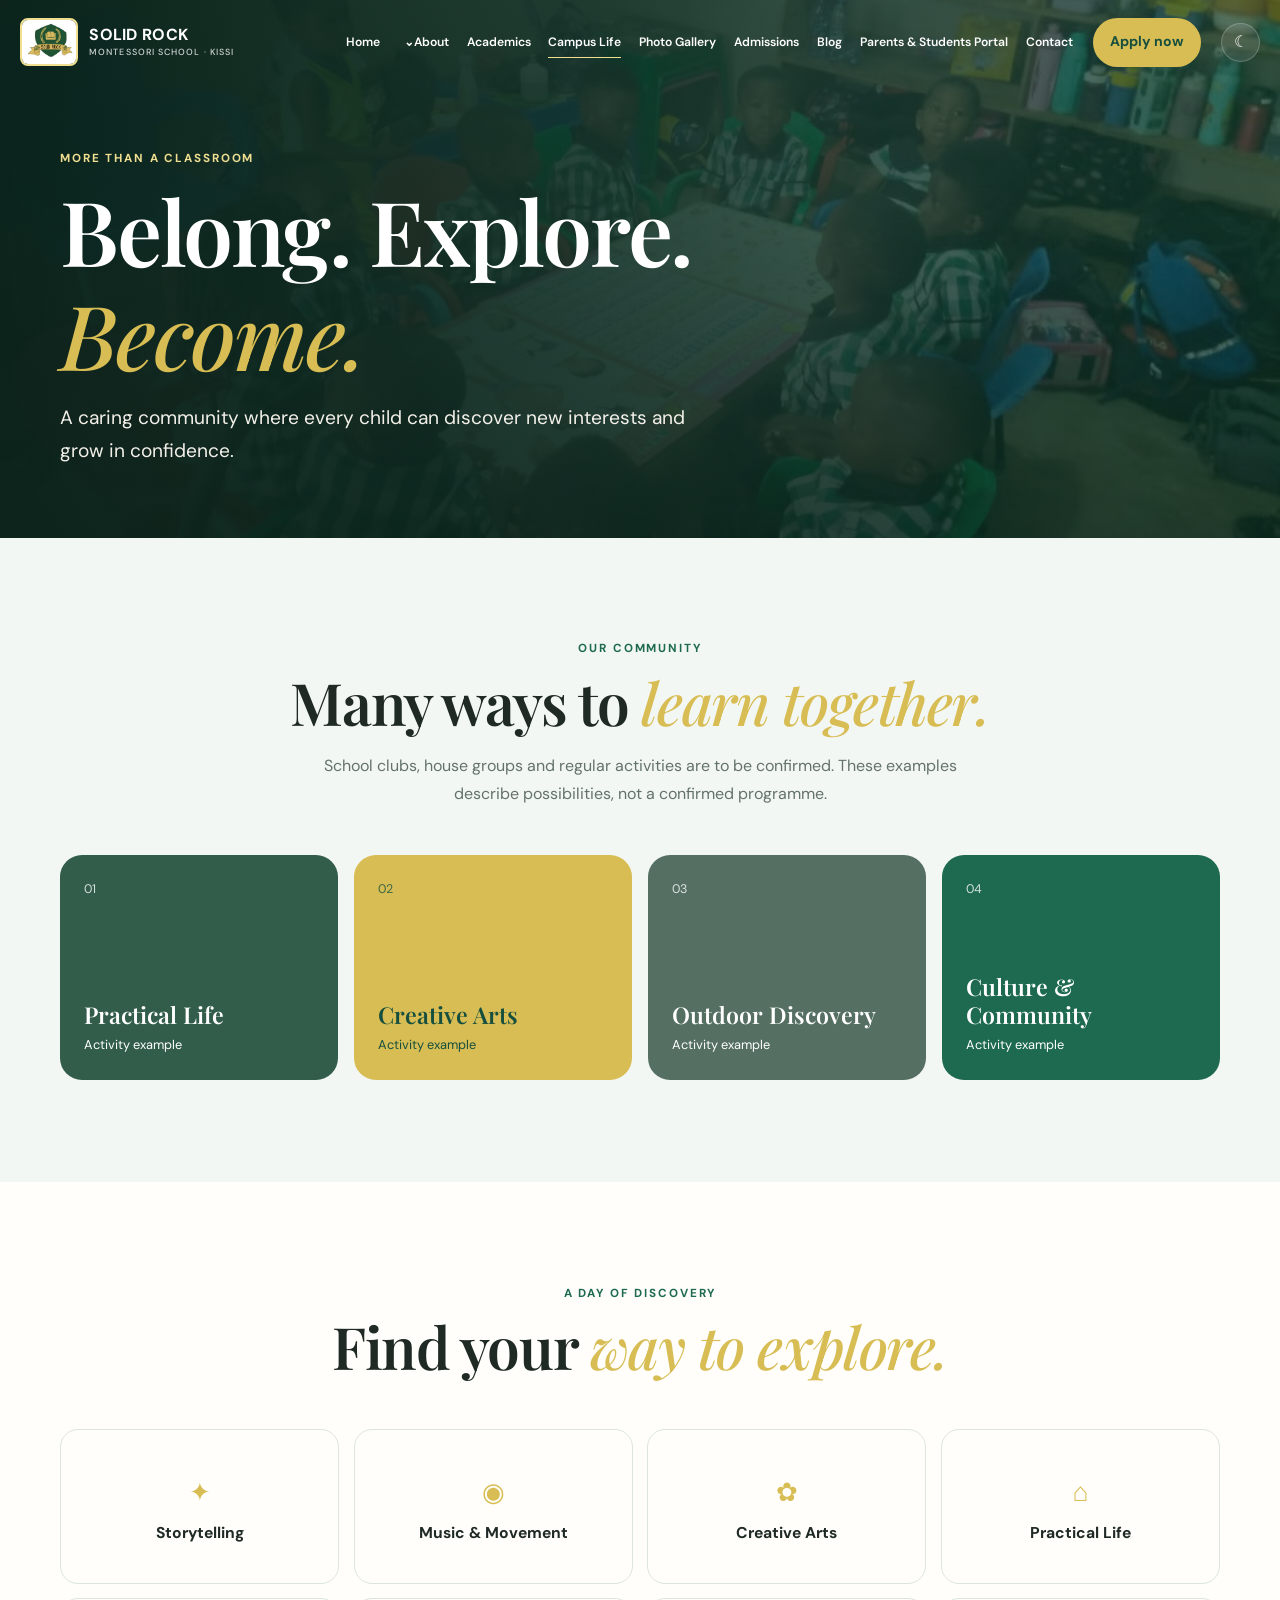
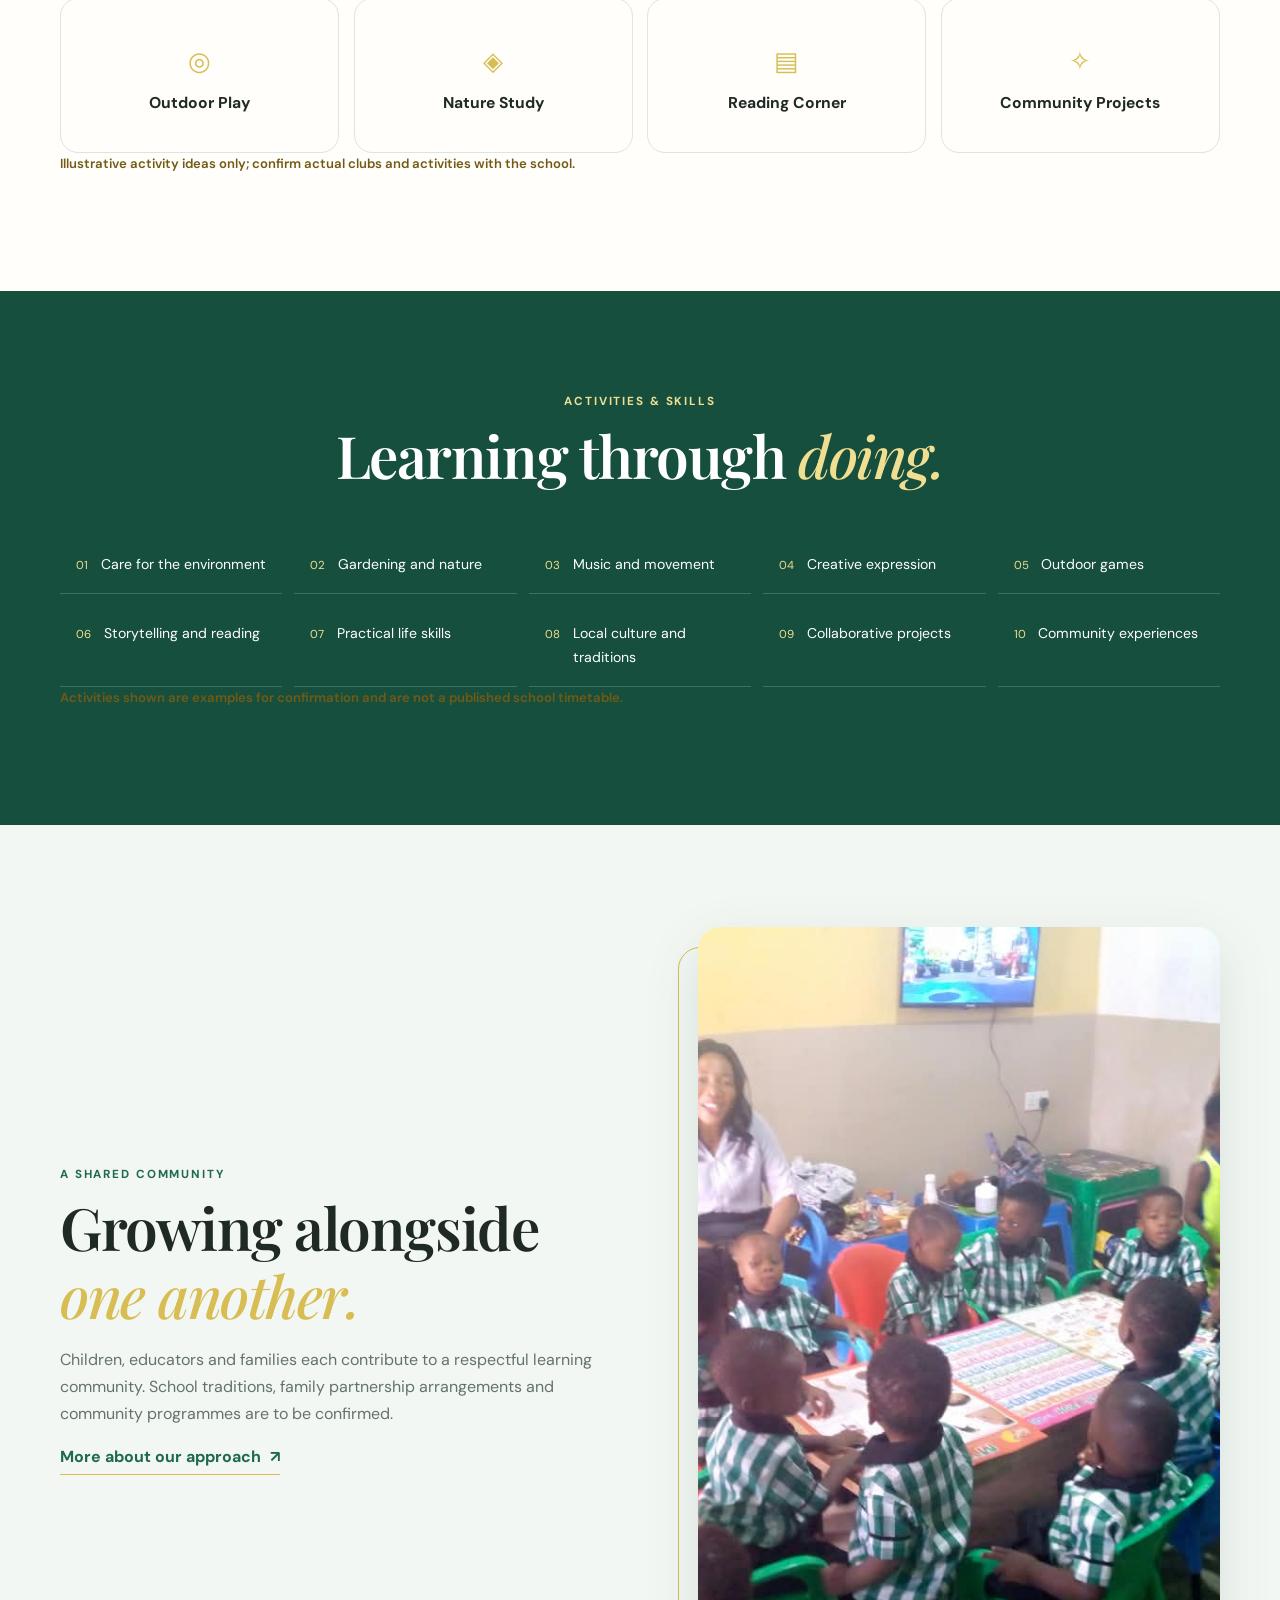
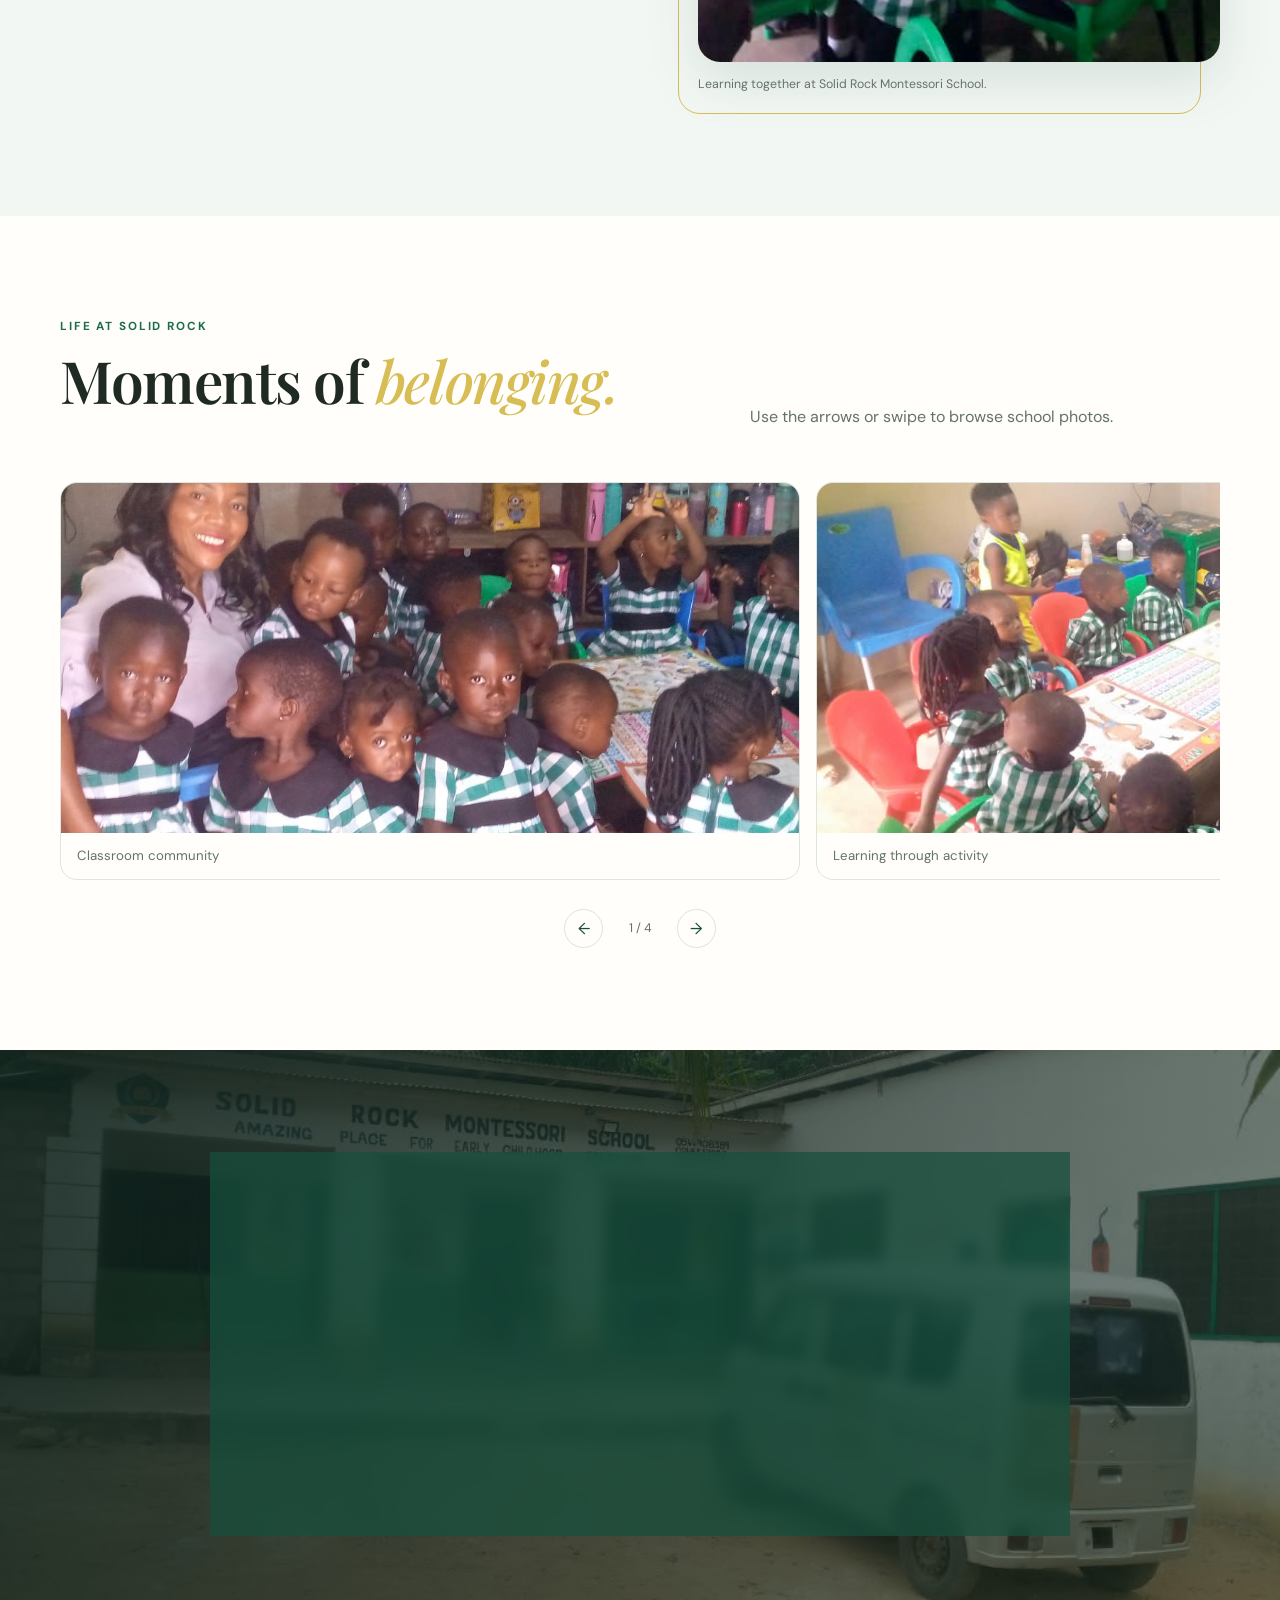
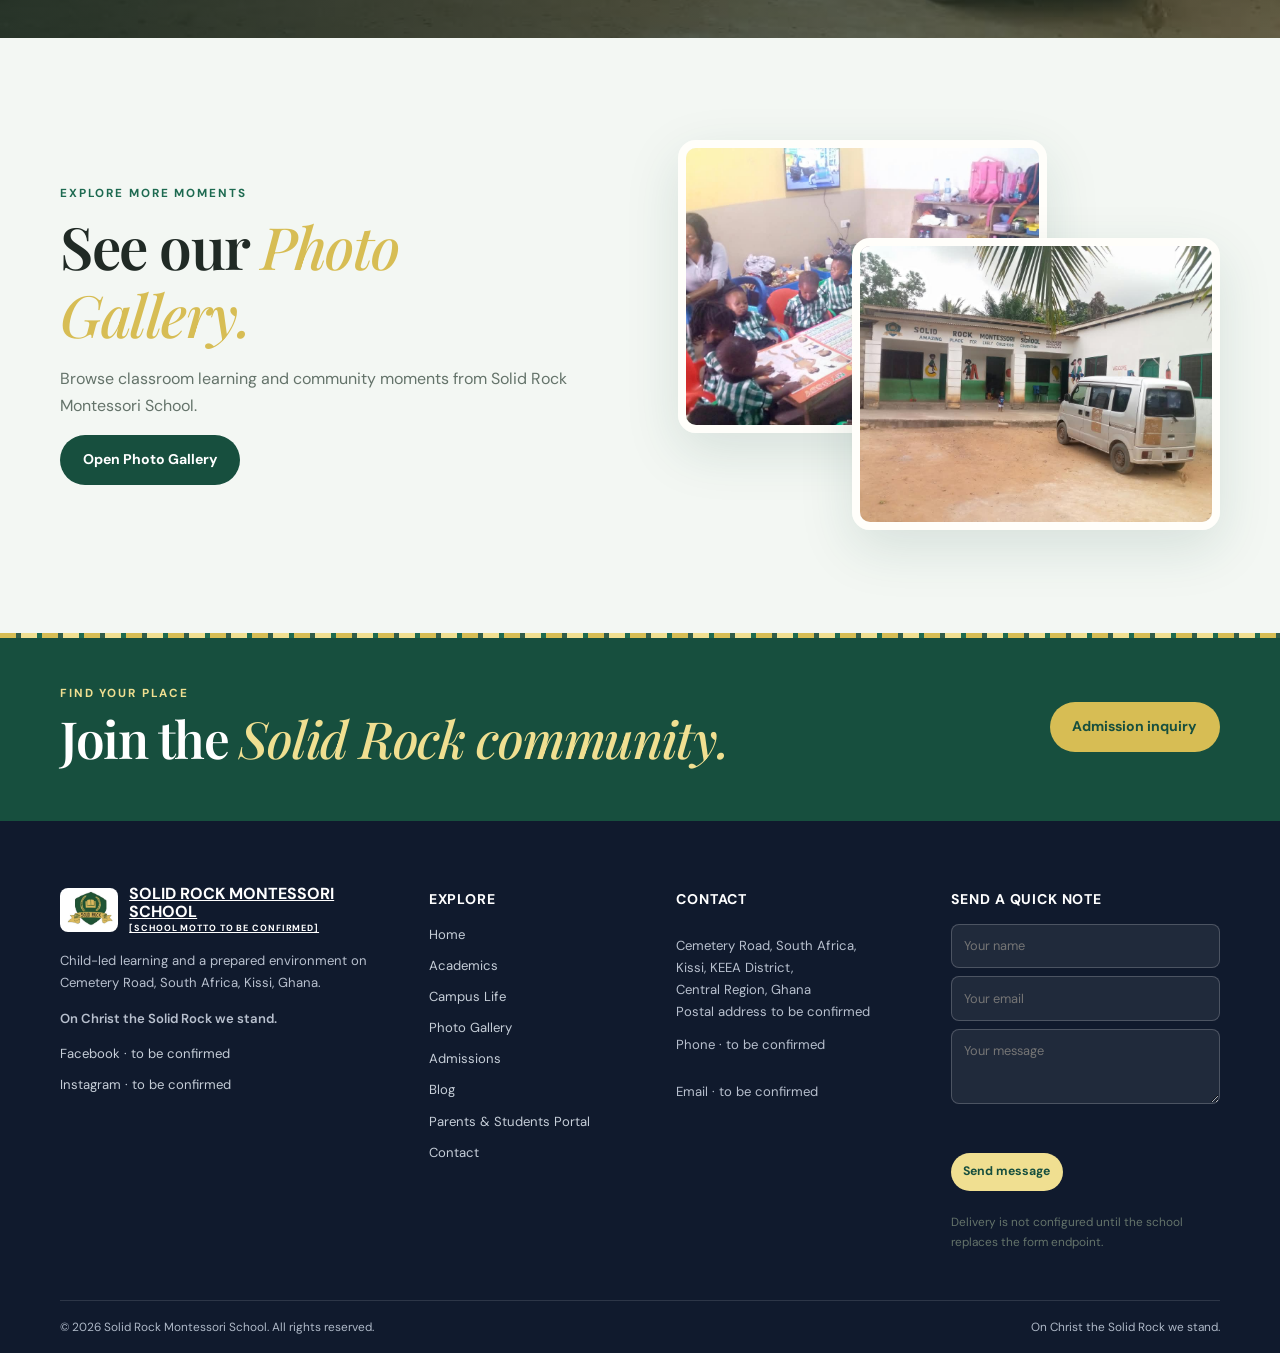
<file: campus-life.html>
<!doctype html>
<html lang="en"><head>
  <meta charset="utf-8"><meta name="viewport" content="width=device-width, initial-scale=1">
  <meta name="description" content="Explore Montessori-inspired learning, play and community at Solid Rock Montessori School in Kissi, Ghana.">
  <meta property="og:title" content="Campus Life | Solid Rock Montessori School"><meta property="og:description" content="Discover a community of learning and belonging."><meta property="og:type" content="website">
  <title>Campus Life | Solid Rock Montessori School</title><link rel="preconnect" href="https://fonts.googleapis.com"><link rel="preconnect" href="https://fonts.gstatic.com" crossorigin><link href="https://fonts.googleapis.com/css2?family=DM+Sans:wght@400;500;600;700&family=Playfair+Display:wght@500;600;700&display=swap" rel="stylesheet"><link rel="stylesheet" href="css/style.css"><script defer src="js/main.js"></script>
  <script type="application/ld+json">{"@context":"https://schema.org","@type":"School","name":"Solid Rock Montessori School","address":{"@type":"PostalAddress","streetAddress":"Cemetery Road, South Africa","addressLocality":"Kissi","addressRegion":"Central Region","addressCountry":"GH"}}</script>
</head><body data-page="campus"><a class="skip-link" href="#main">Skip to content</a><div id="site-header"></div><div class="scroll-progress"></div><main id="main">
  <section class="page-hero page-hero-campus"><div class="container page-hero-content"><p class="eyebrow eyebrow-gold">MORE THAN A CLASSROOM</p><h1>Belong. Explore. <em>Become.</em></h1><p>A caring community where every child can discover new interests and grow in confidence.</p></div></section>
  <section class="section section-cream"><div class="container"><div class="section-heading reveal" data-reveal="up"><p class="eyebrow">OUR COMMUNITY</p><h2>Many ways to <em>learn together.</em></h2><p>School clubs, house groups and regular activities are to be confirmed. These examples describe possibilities, not a confirmed programme.</p></div>
    <div class="house-grid"><article class="house-card house-red reveal" data-reveal="up"><span>01</span><h3>Practical Life</h3><p>Activity example</p></article><article class="house-card house-yellow reveal" data-reveal="up"><span>02</span><h3>Creative Arts</h3><p>Activity example</p></article><article class="house-card house-purple reveal" data-reveal="up"><span>03</span><h3>Outdoor Discovery</h3><p>Activity example</p></article><article class="house-card house-green reveal" data-reveal="up"><span>04</span><h3>Culture &amp; Community</h3><p>Activity example</p></article></div>
  </div></section>
  <section class="section section-white"><div class="container"><div class="section-heading reveal" data-reveal="up"><p class="eyebrow">A DAY OF DISCOVERY</p><h2>Find your <em>way to explore.</em></h2></div><div class="club-grid">
    <article class="club-card reveal" data-reveal="zoom"><span>✦</span><h3>Storytelling</h3></article><article class="club-card reveal" data-reveal="zoom"><span>◉</span><h3>Music &amp; Movement</h3></article><article class="club-card reveal" data-reveal="zoom"><span>✿</span><h3>Creative Arts</h3></article><article class="club-card reveal" data-reveal="zoom"><span>⌂</span><h3>Practical Life</h3></article><article class="club-card reveal" data-reveal="zoom"><span>◎</span><h3>Outdoor Play</h3></article><article class="club-card reveal" data-reveal="zoom"><span>◈</span><h3>Nature Study</h3></article><article class="club-card reveal" data-reveal="zoom"><span>▤</span><h3>Reading Corner</h3></article><article class="club-card reveal" data-reveal="zoom"><span>✧</span><h3>Community Projects</h3></article>
  </div><p class="placeholder-note">Illustrative activity ideas only; confirm actual clubs and activities with the school.</p></div></section>
  <section class="section section-navy"><div class="container"><div class="section-heading reveal" data-reveal="up"><p class="eyebrow eyebrow-gold">ACTIVITIES &amp; SKILLS</p><h2>Learning through <em>doing.</em></h2></div><div class="activity-grid">
    <article class="activity-item reveal" data-reveal="up"><span>01</span><p>Care for the environment</p></article><article class="activity-item reveal" data-reveal="up"><span>02</span><p>Gardening and nature</p></article><article class="activity-item reveal" data-reveal="up"><span>03</span><p>Music and movement</p></article><article class="activity-item reveal" data-reveal="up"><span>04</span><p>Creative expression</p></article><article class="activity-item reveal" data-reveal="up"><span>05</span><p>Outdoor games</p></article><article class="activity-item reveal" data-reveal="up"><span>06</span><p>Storytelling and reading</p></article><article class="activity-item reveal" data-reveal="up"><span>07</span><p>Practical life skills</p></article><article class="activity-item reveal" data-reveal="up"><span>08</span><p>Local culture and traditions</p></article><article class="activity-item reveal" data-reveal="up"><span>09</span><p>Collaborative projects</p></article><article class="activity-item reveal" data-reveal="up"><span>10</span><p>Community experiences</p></article>
  </div><p class="placeholder-note">Activities shown are examples for confirmation and are not a published school timetable.</p></div></section>
  <section class="section section-cream"><div class="container split"><div class="split-copy reveal" data-reveal="left"><p class="eyebrow">A SHARED COMMUNITY</p><h2>Growing alongside <em>one another.</em></h2><p>Children, educators and families each contribute to a respectful learning community. School traditions, family partnership arrangements and community programmes are to be confirmed.</p><a class="text-link" href="about.html">More about our approach <span>↗</span></a></div><figure class="image-frame reveal" data-reveal="right"><img src="assets/classroom-group-02.jpg" width="1100" height="735" loading="lazy" alt="Children gathered around learning materials with their teacher"><figcaption>Learning together at Solid Rock Montessori School.</figcaption></figure></div></section>
  <section class="section section-white"><div class="container"><div class="section-heading section-heading-row reveal" data-reveal="up"><div><p class="eyebrow">LIFE AT SOLID ROCK</p><h2>Moments of <em>belonging.</em></h2></div><p>Use the arrows or swipe to browse school photos.</p></div>
    <div class="carousel-shell reveal" data-reveal="up" data-horizontal-carousel><div class="carousel-track" data-carousel-track role="list" aria-label="Campus photo carousel" tabindex="0">
      <article class="carousel-card campus-slide" role="listitem"><img src="assets/classroom-children-01.jpg" width="1200" height="800" loading="lazy" alt="Children wearing their green-and-white uniforms in the classroom"><p>Classroom community</p></article>
      <article class="carousel-card campus-slide" role="listitem"><img src="assets/classroom-activity-01.jpg" width="1200" height="800" loading="lazy" alt="Children gathered around a classroom learning table"><p>Learning through activity</p></article>
      <article class="carousel-card campus-slide" role="listitem"><img src="assets/classroom-teacher-children.jpg" width="1200" height="800" loading="lazy" alt="A teacher guiding children during a classroom activity"><p>Guided learning</p></article>
      <article class="carousel-card campus-slide" role="listitem"><img src="assets/school-building.jpg" width="1200" height="800" loading="lazy" alt="The Solid Rock Montessori School building in Kissi"><p>Our school in Kissi</p></article>
    </div><div class="carousel-nav"><button type="button" class="carousel-arrow carousel-arrow-dark" data-carousel-prev aria-label="Previous campus photo">←</button><span data-carousel-status aria-live="polite"></span><button type="button" class="carousel-arrow carousel-arrow-dark" data-carousel-next aria-label="Next campus photo">→</button></div></div>
  </div></section>
  <section class="section section-photo parallax-section" style="--parallax-image:url('../assets/school-building.jpg')"><div class="container quote-panel reveal" data-reveal="zoom"><p class="eyebrow eyebrow-gold">COME SEE THE SCHOOL</p><h2>Some learning is best experienced in person.</h2><p>Arrange a visit to learn about the prepared environment and current programme details.</p><a class="button button-gold" href="contact.html">Arrange a visit</a></div></section>
  <section class="section section-cream"><div class="container split"><div class="split-copy reveal" data-reveal="left"><p class="eyebrow">EXPLORE MORE MOMENTS</p><h2>See our <em>Photo Gallery.</em></h2><p>Browse classroom learning and community moments from Solid Rock Montessori School.</p><a class="button button-navy" href="gallery.html">Open Photo Gallery</a></div><div class="photo-pair reveal" data-reveal="right"><img src="assets/classroom-group-01.jpg" width="900" height="900" loading="lazy" alt="Children and their teacher gathered around classroom learning materials"><img src="assets/school-building.jpg" width="900" height="700" loading="lazy" alt="The Solid Rock Montessori School building in Kissi"></div></div></section>
  <section class="cta-band"><div class="container cta-inner"><div><p class="eyebrow eyebrow-gold">FIND YOUR PLACE</p><h2>Join the <em>Solid Rock community.</em></h2></div><a class="button button-gold button-shimmer" href="admissions.html">Admission inquiry</a></div></section>
</main><div id="site-footer"></div></body></html>
</file>
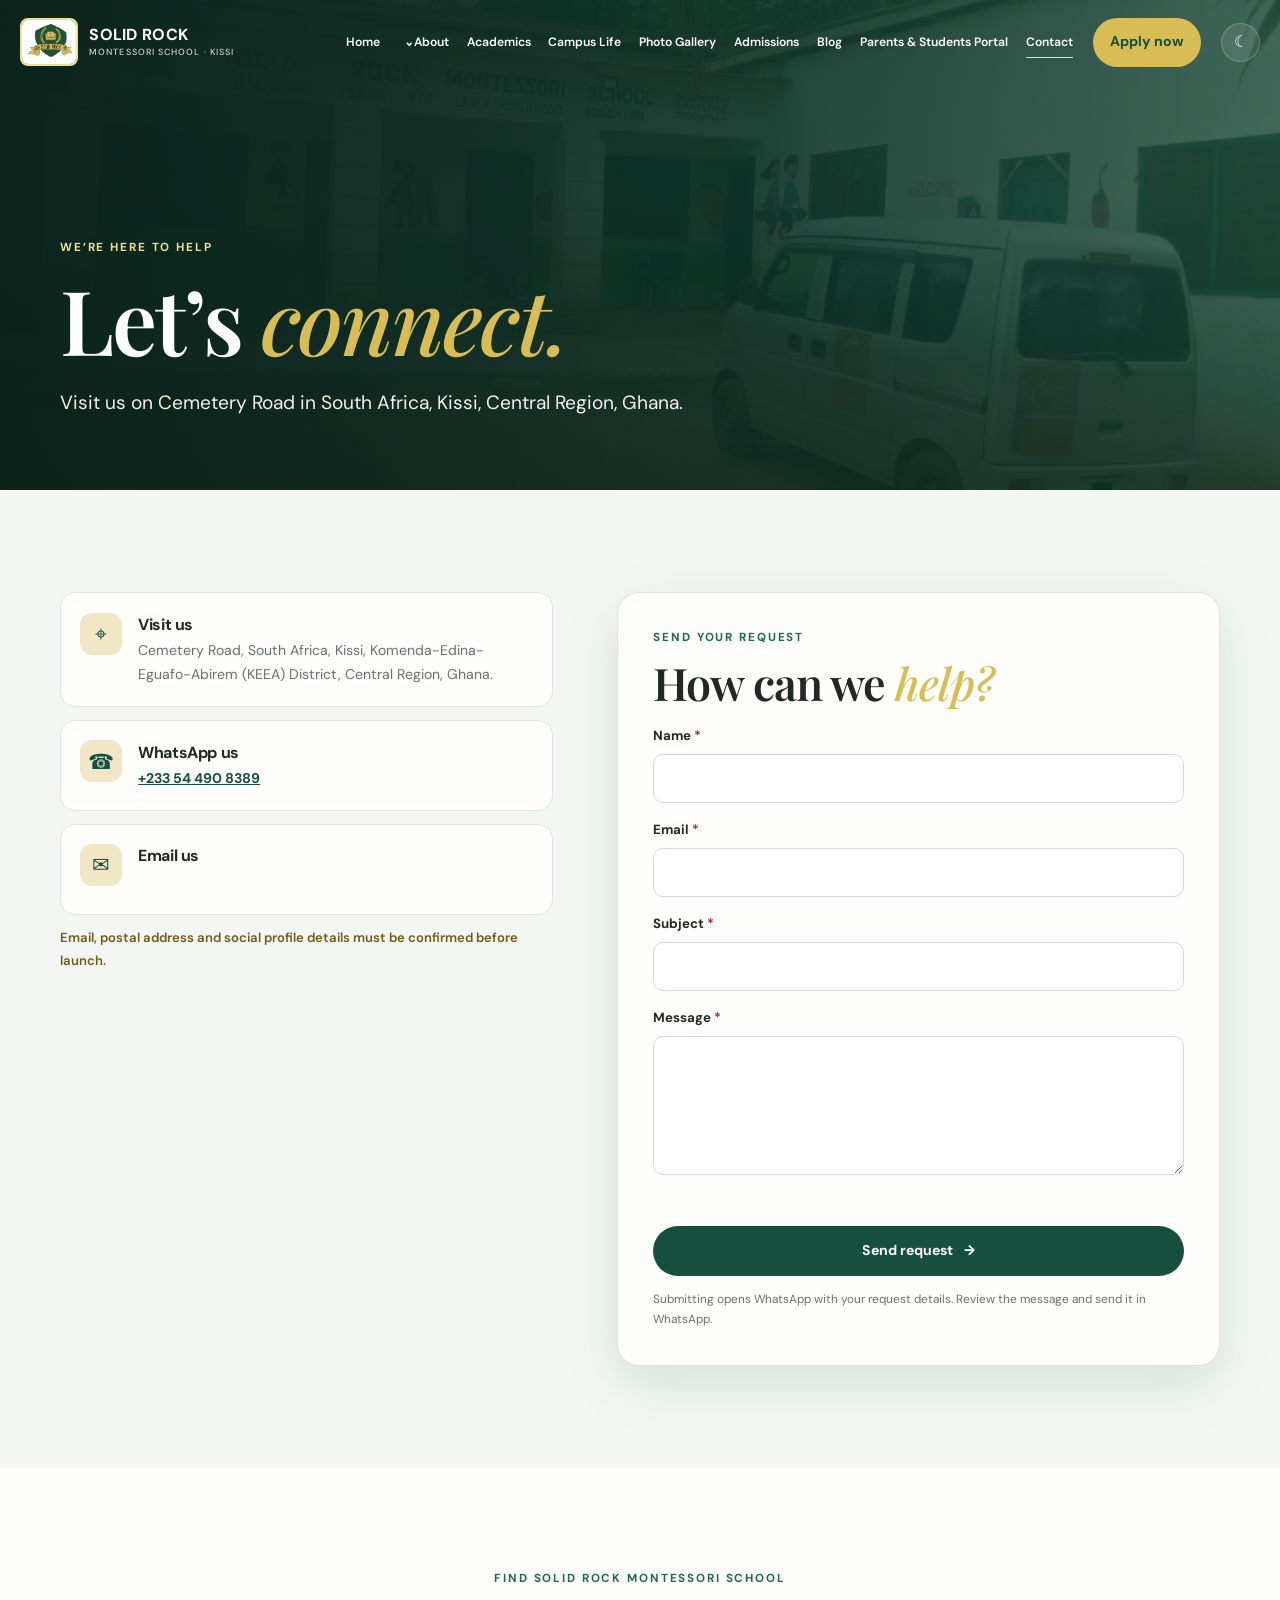
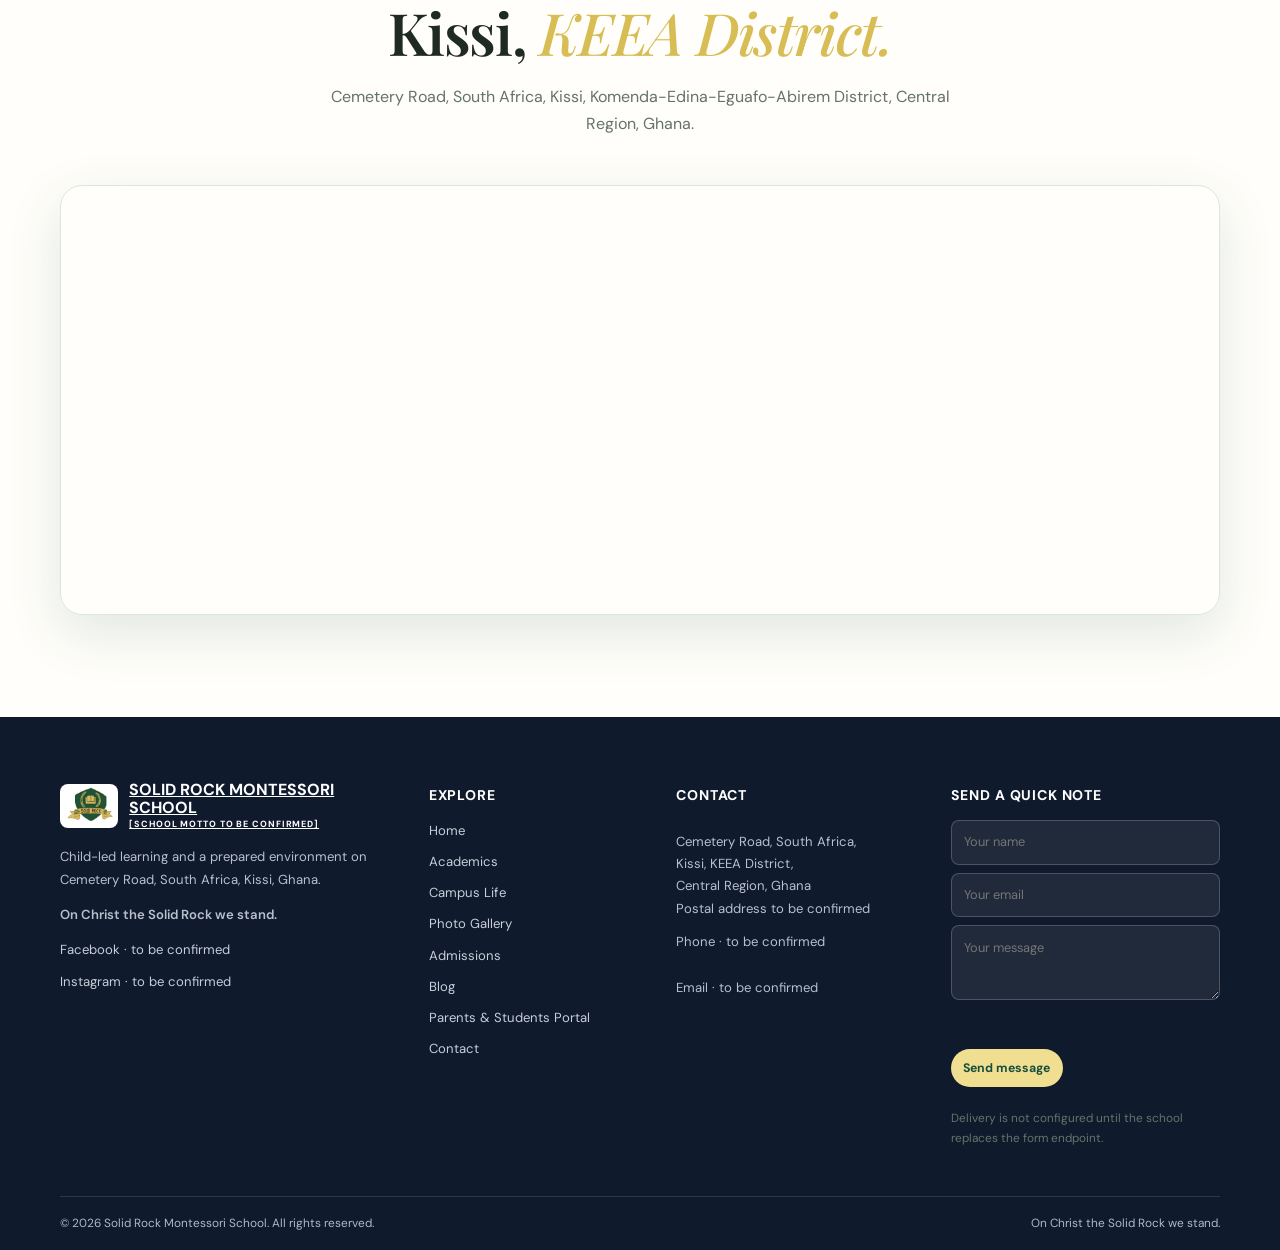
<file: contact.html>
<!doctype html>
<html lang="en"><head>
  <meta charset="utf-8"><meta name="viewport" content="width=device-width, initial-scale=1">
  <meta name="description" content="Contact Solid Rock Montessori School in Kissi, KEEA District, Central Region, Ghana.">
  <meta property="og:title" content="Contact | Solid Rock Montessori School"><meta property="og:description" content="Get in touch with Solid Rock Montessori School."><meta property="og:type" content="website">
  <title>Contact | Solid Rock Montessori School</title><link rel="preconnect" href="https://fonts.googleapis.com"><link rel="preconnect" href="https://fonts.gstatic.com" crossorigin><link href="https://fonts.googleapis.com/css2?family=DM+Sans:wght@400;500;600;700&family=Playfair+Display:wght@500;600;700&display=swap" rel="stylesheet"><link rel="stylesheet" href="css/style.css"><script defer src="js/main.js"></script>
  <script type="application/ld+json">{"@context":"https://schema.org","@type":"School","name":"Solid Rock Montessori School","address":{"@type":"PostalAddress","streetAddress":"Cemetery Road, South Africa","addressLocality":"Kissi","addressRegion":"Central Region","addressCountry":"GH"}}</script>
</head><body data-page="contact"><a class="skip-link" href="#main">Skip to content</a><div id="site-header"></div><div class="scroll-progress"></div><main id="main">
  <section class="page-hero page-hero-contact"><div class="container page-hero-content"><p class="eyebrow eyebrow-gold">WE’RE HERE TO HELP</p><h1>Let’s <em>connect.</em></h1><p>Visit us on Cemetery Road in South Africa, Kissi, Central Region, Ghana.</p></div></section>
  <section class="section section-cream"><div class="container contact-grid">
    <div class="contact-details"><article class="contact-card reveal" data-reveal="left"><span class="contact-icon">⌖</span><div><h2>Visit us</h2><p>Cemetery Road, South Africa, Kissi, Komenda-Edina-Eguafo-Abirem (KEEA) District, Central Region, Ghana.</p></div></article>
      <article class="contact-card reveal" data-reveal="left"><span class="contact-icon">☎</span><div><h2>WhatsApp us</h2><p><a href="https://wa.me/233544908389" target="_blank" rel="noopener noreferrer">+233 54 490 8389</a></p></div></article>
      <article class="contact-card reveal" data-reveal="left"><span class="contact-icon">✉</span><div><h2>Email us</h2><p>Email address to be confirmed.</p></div></article>
      <p class="placeholder-note">Email, postal address and social profile details must be confirmed before launch.</p>
    </div>
    <form class="site-form reveal" data-reveal="right" data-form-kind="contact" novalidate><p class="eyebrow">SEND YOUR REQUEST</p><h2>How can we <em>help?</em></h2>
      <label class="field"><span>Name <b>*</b></span><input name="name" autocomplete="name" required></label><label class="field"><span>Email <b>*</b></span><input name="email" type="email" autocomplete="email" required></label><label class="field"><span>Subject <b>*</b></span><input name="subject" required></label><label class="field"><span>Message <b>*</b></span><textarea name="message" rows="5" required></textarea></label>
      <p class="form-status" role="status" aria-live="polite"></p><button class="button button-navy button-submit" type="submit">Send request <span>→</span></button><small class="form-note">Submitting opens WhatsApp with your request details. Review the message and send it in WhatsApp.</small>
    </form>
  </div></section>
  <section class="section section-white"><div class="container"><div class="section-heading reveal" data-reveal="up"><p class="eyebrow">FIND SOLID ROCK MONTESSORI SCHOOL</p><h2>Kissi, <em>KEEA District.</em></h2><p>Cemetery Road, South Africa, Kissi, Komenda-Edina-Eguafo-Abirem District, Central Region, Ghana.</p></div><div class="map-frame reveal" data-reveal="zoom"><iframe title="Map of Solid Rock Montessori School on Cemetery Road, South Africa, Kissi" src="https://www.google.com/maps?q=Cemetery%20Road%2C%20South%20Africa%2C%20Kissi%2C%20Komenda-Edina-Eguafo-Abirem%20District%2C%20Central%20Region%2C%20Ghana&output=embed" loading="lazy" referrerpolicy="no-referrer-when-downgrade" allowfullscreen></iframe></div></div></section>
</main><div id="site-footer"></div></body></html>
</file>
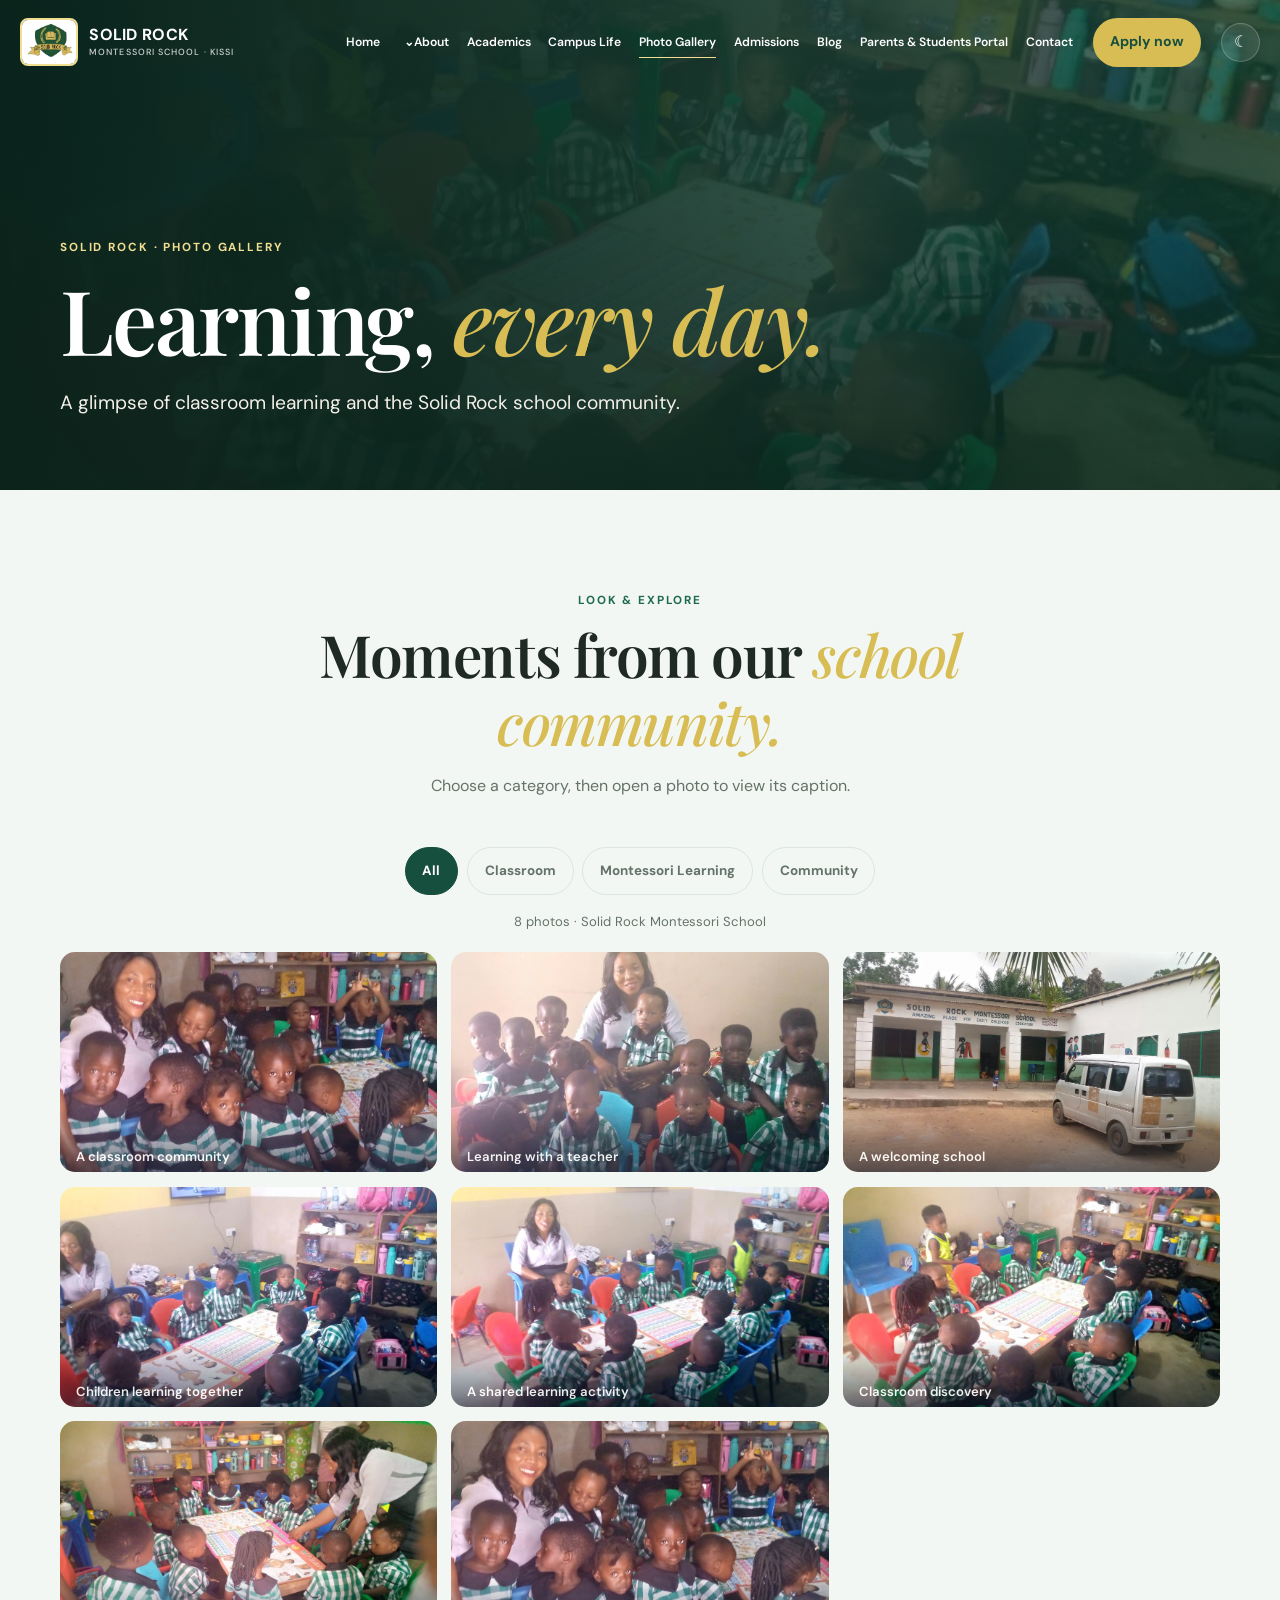
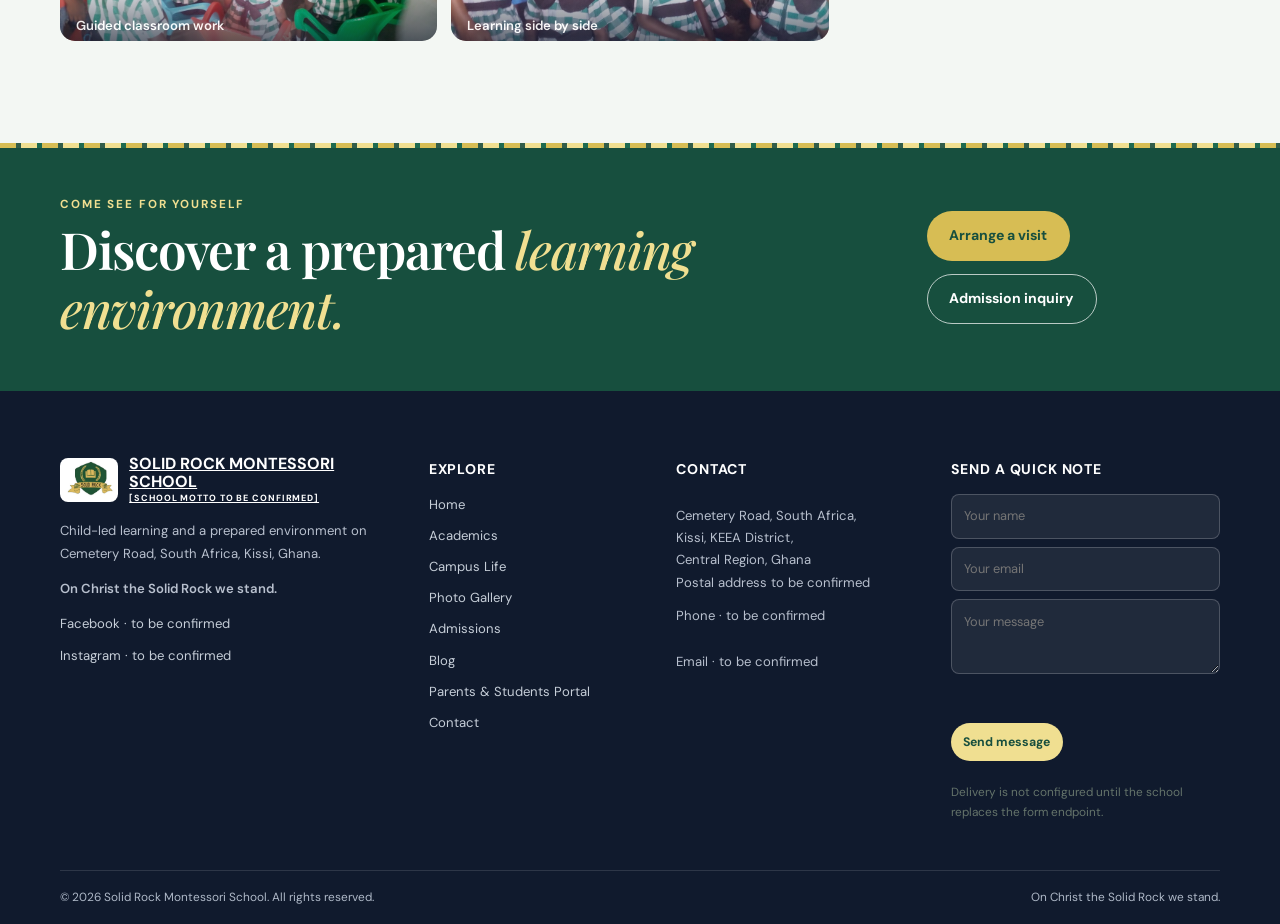
<file: gallery.html>
<!doctype html>
<html lang="en">
<head>
  <meta charset="utf-8"><meta name="viewport" content="width=device-width, initial-scale=1">
  <meta name="description" content="Explore classroom and school community photos from Solid Rock Montessori School in Kissi, Ghana.">
  <meta property="og:title" content="Photo Gallery | Solid Rock Montessori School"><meta property="og:description" content="A glimpse of child-led learning, play and community."><meta property="og:type" content="website">
  <title>Photo Gallery | Solid Rock Montessori School</title>
  <link rel="preconnect" href="https://fonts.googleapis.com"><link rel="preconnect" href="https://fonts.gstatic.com" crossorigin>
  <link href="https://fonts.googleapis.com/css2?family=DM+Sans:wght@400;500;600;700&family=Playfair+Display:wght@500;600;700&display=swap" rel="stylesheet">
  <link rel="stylesheet" href="css/style.css"><script defer src="js/main.js"></script>
  <script type="application/ld+json">{"@context":"https://schema.org","@type":"School","name":"Solid Rock Montessori School","address":{"@type":"PostalAddress","streetAddress":"Cemetery Road, South Africa","addressLocality":"Kissi","addressRegion":"Central Region","addressCountry":"GH"}}</script>
</head>
<body data-page="gallery">
  <a class="skip-link" href="#main">Skip to content</a><div id="site-header"></div><div class="scroll-progress"></div>
  <main id="main">
    <section class="page-hero page-hero-gallery">
      <div class="container page-hero-content"><p class="eyebrow eyebrow-gold">SOLID ROCK · PHOTO GALLERY</p><h1>Learning, <em>every day.</em></h1><p>A glimpse of classroom learning and the Solid Rock school community.</p></div>
    </section>
    <section class="section section-cream">
      <div class="container">
        <div class="section-heading reveal" data-reveal="up"><p class="eyebrow">LOOK &amp; EXPLORE</p><h2>Moments from our <em>school community.</em></h2><p>Choose a category, then open a photo to view its caption.</p></div>
        <div class="filter-row reveal" data-reveal="up" role="group" aria-label="Filter photos by category">
          <button type="button" class="filter-button is-active" data-photo-filter="all">All</button>
          <button type="button" class="filter-button" data-photo-filter="Classroom">Classroom</button>
          <button type="button" class="filter-button" data-photo-filter="Montessori Learning">Montessori Learning</button>
          <button type="button" class="filter-button" data-photo-filter="Community">Community</button>
        </div>
        <p class="photo-count" data-photo-count role="status" aria-live="polite"></p>
        <div class="gallery-grid photo-gallery-grid" data-photo-grid role="list" aria-label="Solid Rock Montessori School photo gallery"></div>
        <noscript><p class="placeholder-note">Enable JavaScript to browse the photo gallery.</p></noscript>
      </div>
    </section>
    <section class="cta-band"><div class="container cta-inner"><div><p class="eyebrow eyebrow-gold">COME SEE FOR YOURSELF</p><h2>Discover a prepared <em>learning environment.</em></h2></div><div class="button-row"><a class="button button-gold button-shimmer" href="contact.html">Arrange a visit</a><a class="button button-outline" href="admissions.html">Admission inquiry</a></div></div></section>
  </main>
  <div id="site-footer"></div>
  <dialog class="lightbox" aria-label="Photo preview"><button class="lightbox-close" type="button" aria-label="Close photo preview">&times;</button><button class="lightbox-arrow lightbox-prev" type="button" data-lightbox-prev aria-label="Previous photo">←</button><img alt=""><button class="lightbox-arrow lightbox-next" type="button" data-lightbox-next aria-label="Next photo">→</button><p></p></dialog>
</body>
</html>
</file>
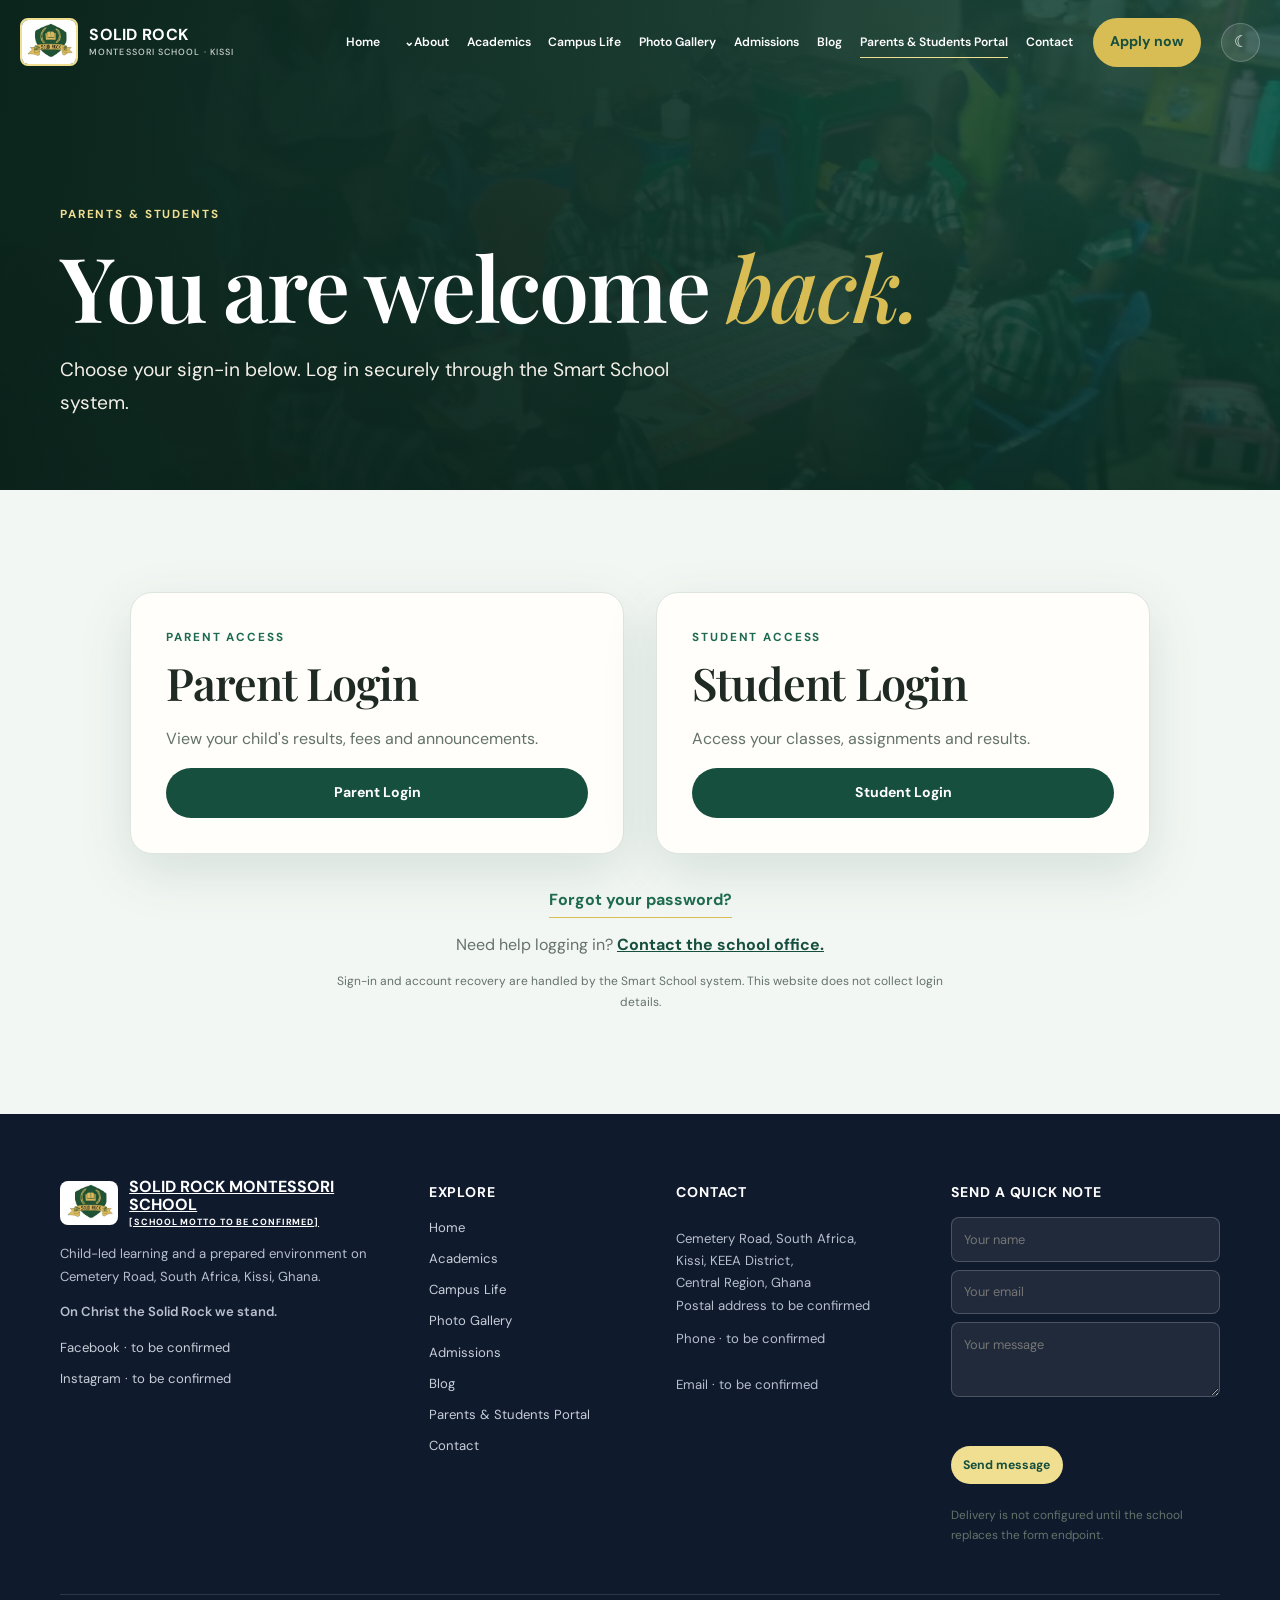
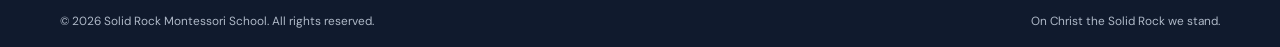
<file: portal.html>
<!doctype html>
<html lang="en"><head>
  <meta charset="utf-8"><meta name="viewport" content="width=device-width, initial-scale=1">
  <meta name="description" content="Parents and students portal for Solid Rock Montessori School.">
  <meta property="og:title" content="Parents & Students Portal | Solid Rock Montessori School"><meta property="og:description" content="Choose the parent or student sign-in for Solid Rock Montessori School."><meta property="og:type" content="website">
  <title>Parents &amp; Students Portal | Solid Rock Montessori School</title><link rel="preconnect" href="https://fonts.googleapis.com"><link rel="preconnect" href="https://fonts.gstatic.com" crossorigin><link href="https://fonts.googleapis.com/css2?family=DM+Sans:wght@400;500;600;700&family=Playfair+Display:wght@500;600;700&display=swap" rel="stylesheet"><link rel="stylesheet" href="css/style.css"><script defer src="js/main.js"></script>
  <script type="application/ld+json">{"@context":"https://schema.org","@type":"School","name":"Solid Rock Montessori School","address":{"@type":"PostalAddress","streetAddress":"Cemetery Road, South Africa","addressLocality":"Kissi","addressRegion":"Central Region","addressCountry":"GH"}}</script>
</head><body data-page="portal"><a class="skip-link" href="#main">Skip to content</a><div id="site-header"></div><div class="scroll-progress"></div><main id="main">
  <section class="page-hero page-hero-portal"><div class="container page-hero-content"><p class="eyebrow eyebrow-gold">PARENTS &amp; STUDENTS</p><h1>You are welcome <em>back.</em></h1><p>Choose your sign-in below. Log in securely through the Smart School system.</p></div></section>
  <section class="section section-cream"><div class="container portal-layout">
    <div class="portal-login-grid">
      <section class="login-card portal-login-card reveal" data-reveal="left" aria-labelledby="parent-login-heading">
        <p class="eyebrow">PARENT ACCESS</p><h2 id="parent-login-heading">Parent Login</h2>
        <p>View your child's results, fees and announcements.</p>
        <a class="button button-navy" data-portal-url="parent" href="https://smart-school.up.railway.app/parent_login.php" target="_blank" rel="noopener noreferrer">Parent Login</a>
      </section>
      <section class="login-card portal-login-card reveal" data-reveal="right" aria-labelledby="student-login-heading">
        <p class="eyebrow">STUDENT ACCESS</p><h2 id="student-login-heading">Student Login</h2>
        <p>Access your classes, assignments and results.</p>
        <a class="button button-navy" data-portal-url="student" href="https://smart-school.up.railway.app/login.php" target="_blank" rel="noopener noreferrer">Student Login</a>
      </section>
    </div>
    <div class="portal-support reveal" data-reveal="up">
      <a class="text-link" data-portal-url="forgotPassword" href="https://smart-school.up.railway.app/forgot_password.php" target="_blank" rel="noopener noreferrer">Forgot your password?</a>
      <p>Need help logging in? <a href="contact.html" target="_blank" rel="noopener noreferrer">Contact the school office.</a></p>
      <small>Sign-in and account recovery are handled by the Smart School system. This website does not collect login details.</small>
    </div>
  </div></section>
</main><div id="site-footer"></div></body></html>
</file>
<file: css/style.css>
:root {
  color-scheme: light;
  --navy: #174f3e;
  --blue: #1d6a50;
  --gold: #d7bd54;
  --gold-light: #f0df91;
  --cream: #f3f7f3;
  --paper: #fffefa;
  --ink: #202a25;
  --muted: #64736a;
  --line: #dce5df;
  --red: #315d4a;
  --yellow: #d7bd54;
  --purple: #557062;
  --green: #1d6a50;
  --shadow: 0 18px 54px rgba(23, 79, 62, .13);
  --radius: 22px;
  --space-1: .5rem;
  --space-2: 1rem;
  --space-3: 1.5rem;
  --space-4: 2rem;
  --space-5: 3rem;
  --space-6: 4.5rem;
  --space-7: 6rem;
  --serif: "Playfair Display", Georgia, serif;
  --sans: "DM Sans", Arial, sans-serif;
}

* { box-sizing: border-box; }
html { scroll-behavior: smooth; scroll-padding-top: 6rem; }
body { margin: 0; background: var(--paper); color: var(--ink); font-family: var(--sans); font-size: 16px; line-height: 1.7; -webkit-font-smoothing: antialiased; }
body.theme-dark { color-scheme: dark; --paper: #14231d; --cream: #1a2c23; --ink: #f4f6f1; --muted: #c1ccc4; --line: #35493d; --shadow: 0 18px 54px rgba(0,0,0,.24); }
body.theme-dark .section-white, body.theme-dark .section-cream, body.theme-dark .section { background-color: var(--paper); }
body.theme-dark .section-cream { background-color: var(--cream); }
body.theme-dark .value-card, body.theme-dark .feature-card, body.theme-dark .outcome-card, body.theme-dark .tab-panel, body.theme-dark .site-form, body.theme-dark .login-card, body.theme-dark .contact-card, body.theme-dark .post-card, body.theme-dark .faq-item { background: #1c2a42; color: var(--ink); }
body.theme-dark .field input, body.theme-dark .field select, body.theme-dark .field textarea, body.theme-dark .search-field input, body.theme-dark .newsletter-form input { color: var(--ink); background: #121b2c; border-color: var(--line); }
img { display: block; max-width: 100%; }
a { color: inherit; }
button, input, select, textarea { font: inherit; }
button { cursor: pointer; }
:focus-visible { outline: 3px solid var(--gold); outline-offset: 4px; }
.sr-only { position: absolute; width: 1px; height: 1px; padding: 0; margin: -1px; overflow: hidden; clip: rect(0,0,0,0); white-space: nowrap; border: 0; }
.skip-link { position: fixed; top: .5rem; left: .5rem; z-index: 9999; padding: .7rem 1rem; color: var(--navy); background: white; transform: translateY(-160%); border-radius: .5rem; }
.skip-link:focus { transform: none; }
.container { width: min(1160px, calc(100% - 3rem)); margin-inline: auto; }
.narrow { max-width: 820px; }
.section { padding: clamp(4rem, 8vw, 7rem) 0; }
.section-cream { background: var(--cream); }
.section-white { background: var(--paper); }
.section-navy { color: #fff; background: var(--navy); }
.section-navy .section-heading > p:last-child { color: #d3dae7; }
.eyebrow { margin: 0 0 .75rem; color: var(--blue); font-size: .73rem; font-weight: 700; letter-spacing: .16em; line-height: 1.4; text-transform: uppercase; }
.eyebrow-gold { color: var(--gold-light); }
h1, h2, h3, p { margin-top: 0; }
h1, h2, h3 { line-height: 1.16; }
h1, h2 { font-family: var(--serif); font-weight: 600; letter-spacing: -.025em; }
h1 { font-size: clamp(3rem, 8vw, 6.8rem); margin-bottom: 1rem; }
h2 { font-size: clamp(2.1rem, 5vw, 3.65rem); margin-bottom: 1rem; }
h3 { font-size: 1.2rem; }
h1 em, h2 em { color: var(--gold); font-weight: 500; }
.section-navy h1 em, .section-navy h2 em, .cta-band h2 em { color: var(--gold-light); }
.section-heading { max-width: 740px; margin: 0 auto 3rem; text-align: center; }
.section-heading > p:last-child { max-width: 670px; margin: .7rem auto 0; color: var(--muted); }
.section-heading-row { max-width: none; display: flex; align-items: end; justify-content: space-between; gap: 1.5rem; text-align: left; }
.section-heading-row > p, .section-heading-row .text-link { margin-bottom: .8rem; }
.text-center { text-align: center; }
.text-link { display: inline-flex; gap: .55rem; align-items: center; color: var(--blue); font-weight: 700; text-decoration: none; border-bottom: 1px solid var(--gold); padding-bottom: .25rem; transition: gap .25s, color .25s; }
.section-navy .text-link { color: white; }
.text-link:hover { gap: .9rem; color: var(--gold); }
.button { position: relative; display: inline-flex; min-height: 49px; align-items: center; justify-content: center; gap: .7rem; overflow: hidden; padding: .75rem 1.35rem; border: 1px solid transparent; border-radius: 999px; font-size: .88rem; font-weight: 700; text-align: center; text-decoration: none; transition: transform .24s, box-shadow .24s, background .24s; }
.button:hover { transform: translateY(-3px); box-shadow: 0 9px 24px rgba(201,162,39,.22); }
.button:active { transform: translateY(0) scale(.98); }
.button-gold { background: var(--gold); color: var(--navy); }
.button-gold:hover { background: #e0bf50; }
.button-navy { background: var(--navy); color: white; }
.button-outline { border-color: rgba(255,255,255,.7); color: white; background: transparent; }
.button-outline:hover { background: rgba(255,255,255,.12); }
.button-whatsapp { background: #176d43; color: white; }
.button-row { display: flex; flex-wrap: wrap; gap: .8rem; }
.button-shimmer { animation: cta-glow 2.8s ease-in-out infinite; }
.button-ripple { position: absolute; width: 8px; height: 8px; border-radius: 50%; pointer-events: none; background: rgba(255,255,255,.65); transform: scale(0); animation: ripple .55s linear forwards; }
.scroll-progress { position: fixed; inset: 0 auto auto 0; z-index: 1002; width: 0; height: 3px; background: var(--gold); }

/* Shared sticky header and navigation */
.site-header { position: fixed; inset: 0 0 auto; z-index: 1100; color: white; transition: background .3s, box-shadow .3s; }
.site-header.is-solid { background: var(--navy); box-shadow: 0 8px 26px rgba(8,19,38,.22); }
.nav-inner { width: min(1280px, calc(100% - 2.5rem)); min-height: 84px; margin: auto; display: flex; align-items: center; gap: 1.25rem; }
.brand { flex: 0 0 auto; display: inline-flex; align-items: center; gap: .7rem; color: white; text-decoration: none; font-weight: 700; letter-spacing: .02em; }
.brand img { width: 58px; height: 48px; flex: 0 0 auto; border: 2px solid var(--gold-light); border-radius: 8px; background: white; object-fit: cover; }
.brand span { display: grid; line-height: 1.05; }
.brand small { margin-top: .25rem; font-size: .56rem; font-weight: 500; letter-spacing: .12em; opacity: .8; }
.main-nav { display: flex; align-items: center; gap: clamp(.55rem,1.4vw,1.3rem); margin-left: auto; }
.main-nav a, .nav-dropdown-button { position: relative; padding: .65rem 0; color: white; background: none; border: 0; font-size: .76rem; font-weight: 600; text-decoration: none; white-space: nowrap; }
.main-nav a::after, .nav-dropdown-button::after { position: absolute; bottom: .3rem; left: 0; width: 100%; height: 1px; content: ""; background: var(--gold-light); transform: scaleX(0); transform-origin: left; transition: transform .25s; }
.main-nav a:hover::after, .main-nav a[aria-current="page"]::after, .nav-dropdown-button:hover::after, .nav-group:focus-within .nav-dropdown-button::after { transform: scaleX(1); }
.nav-group { position: relative; }
.nav-dropdown-button::before { content: "⌄"; margin-left: .35rem; }
.dropdown-menu { position: absolute; top: 100%; left: -.9rem; min-width: 190px; padding: .6rem; visibility: hidden; opacity: 0; transform: translateY(8px); border: 1px solid rgba(255,255,255,.1); border-radius: 12px; background: var(--navy); box-shadow: var(--shadow); transition: .2s ease; }
.nav-group:hover .dropdown-menu, .nav-group:focus-within .dropdown-menu { visibility: visible; opacity: 1; transform: none; }
.dropdown-menu a { display: block; padding: .6rem .65rem; border-radius: 7px; }
.dropdown-menu a:hover { background: rgba(255,255,255,.08); }
.dropdown-menu a::after { display: none; }
.nav-apply { flex: 0 0 auto; padding: .65rem 1rem; }
.theme-toggle, .menu-toggle { width: 39px; height: 39px; display: inline-grid; place-items: center; flex: 0 0 auto; color: white; background: rgba(255,255,255,.1); border: 1px solid rgba(255,255,255,.2); border-radius: 50%; }
.menu-toggle { display: none; font-size: 1.15rem; }
.nav-backdrop { display: none; }
.mobile-drawer-close { display: none; }

/* Hero carousel and interior page banners */
.hero { position: relative; min-height: min(850px, 100svh); min-height: max(680px, 100svh); display: grid; align-items: center; overflow: hidden; color: white; background: var(--navy); }
.hero-slides, .hero-slide, .hero-shade { position: absolute; inset: 0; }
.hero-slide { background-image: var(--hero-image); background-color: var(--blue); background-size: cover; background-position: center; opacity: 0; transform: translateX(4%) scale(1.04); transition: opacity .9s ease, transform 1.15s cubic-bezier(.2,.65,.25,1); }
.hero-slide.is-active { opacity: 1; transform: translateX(0) scale(1); }
.hero-slide-gradient { background-image: radial-gradient(ellipse at 75% 15%, rgba(215,189,84,.58), transparent 34%), linear-gradient(135deg,#174f3e 5%,#1d6a50 52%,#665d35); background-size: 150% 150%; animation: gradient-drift 14s ease-in-out infinite alternate; }
.hero-shade { background: linear-gradient(90deg, rgba(8,30,23,.88), rgba(13,43,32,.46) 58%, rgba(13,43,32,.18)), linear-gradient(0deg,rgba(8,30,23,.56),transparent 40%); }
.hero-content { position: relative; z-index: 2; padding-top: 5rem; }
.hero-content h1 { max-width: 880px; animation: rise-in .9s .16s both; }
.hero-content h1 em { color: var(--gold-light); }
.hero-content .eyebrow { color: var(--gold-light); animation: rise-in .65s both; }
.hero-lede { max-width: 640px; margin: 0 0 2rem; color: #f6f2e8; font-size: clamp(1.1rem,2.4vw,1.55rem); animation: rise-in .8s .34s both; }
.hero-content .button-row { animation: rise-in .8s .5s both; }
.hero-caption { position: absolute; right: 0; bottom: -5.3rem; font-size: .7rem; opacity: .7; }
.carousel-controls { display: flex; align-items: center; gap: .55rem; margin-top: 2.1rem; }
.carousel-arrow { width: 39px; height: 39px; display: grid; place-items: center; color: white; background: rgba(255,255,255,.13); border: 1px solid rgba(255,255,255,.35); border-radius: 50%; transition: background .2s, transform .2s; }
.carousel-arrow:hover { background: var(--gold); color: var(--navy); transform: scale(1.08); }
.carousel-dots { display: flex; gap: .45rem; }
.carousel-dot { width: 8px; height: 8px; padding: 0; border: 0; border-radius: 50%; background: rgba(255,255,255,.48); transition: width .25s, background .25s; }
.carousel-dot[aria-current="true"] { width: 24px; border-radius: 5px; background: var(--gold-light); }
.scroll-cue { position: absolute; bottom: 1.3rem; left: 50%; display: flex; align-items: center; gap: .55rem; color: white; font-size: .68rem; letter-spacing: .1em; text-decoration: none; text-transform: uppercase; transform: translateX(-50%); }
.scroll-cue span { width: 17px; height: 27px; border: 1px solid rgba(255,255,255,.68); border-radius: 12px; }
.scroll-cue span::after { content: ""; display: block; width: 3px; height: 5px; margin: 5px auto; background: var(--gold-light); border-radius: 3px; animation: scroll-pulse 1.4s infinite; }
.page-hero { position: relative; min-height: 490px; display: flex; align-items: end; overflow: hidden; color: white; background-color: var(--navy); background-size: cover; background-position: center; }
.page-hero::before { position: absolute; inset: 0; content: ""; background: linear-gradient(90deg,rgba(8,30,23,.89),rgba(8,30,23,.37)),linear-gradient(0deg,rgba(8,30,23,.45),transparent 60%); }
.page-hero-content { position: relative; z-index: 1; padding-top: 150px; padding-bottom: 4.4rem; }
.page-hero-content h1 { max-width: 900px; font-size: clamp(3rem,7vw,5.6rem); }
.page-hero-content p:last-child { max-width: 650px; margin-bottom: 0; color: #f3f0e9; font-size: clamp(1rem,2vw,1.2rem); }
.page-hero-campus { background-image: linear-gradient(115deg,rgba(23,79,62,.86),rgba(29,106,80,.44)),url("../assets/classroom-activity-01.jpg"); }
.page-hero-admissions { background-image: linear-gradient(115deg,rgba(23,79,62,.96),rgba(29,106,80,.72)),url("../assets/classroom-teacher-children.jpg"); }
.page-hero-blog { background-image: linear-gradient(115deg,rgba(23,79,62,.9),rgba(29,106,80,.55)),url("../assets/classroom-activity-02.jpg"); }
.page-hero-portal { background-image: linear-gradient(115deg,rgba(23,79,62,.94),rgba(29,106,80,.68)),url("../assets/classroom-group-02.jpg"); }
.page-hero-contact { background-image: linear-gradient(115deg,rgba(23,79,62,.92),rgba(29,106,80,.62)),url("../assets/school-building.jpg"); }
.page-hero-about { background-image: linear-gradient(115deg,rgba(23,79,62,.82),rgba(29,106,80,.4)),url("../assets/classroom-children-01.jpg"); }
.page-hero-academics { background-image: linear-gradient(115deg,rgba(23,79,62,.88),rgba(29,106,80,.47)),url("../assets/classroom-group-01.jpg"); }
.page-hero-gallery { background-image: linear-gradient(115deg,rgba(23,79,62,.91),rgba(29,106,80,.5)),url("../assets/classroom-activity-01.jpg"); }

/* General content blocks */
.split { display: grid; grid-template-columns: 1fr 1fr; align-items: center; gap: clamp(2rem,6vw,5.5rem); }
.split-reverse .split-copy { order: 2; }
.split-reverse .image-frame { order: 1; }
.split-copy p:not(.eyebrow) { color: var(--muted); }
.section-navy .split-copy p:not(.eyebrow) { color: #d3dae7; }
.split-copy h2 { max-width: 600px; }
.image-frame { position: relative; margin: 0; padding: 0 0 1.2rem 1.2rem; }
.image-frame::before { position: absolute; inset: 1.2rem 1.2rem 0 0; content: ""; border: 1px solid var(--gold); border-radius: var(--radius); }
.image-frame img { position: relative; width: 100%; aspect-ratio: 4/3; object-fit: cover; border-radius: var(--radius); box-shadow: var(--shadow); }
.image-frame figcaption { position: relative; margin-top: .7rem; color: var(--muted); font-size: .77rem; }
.image-frame-light figcaption { color: #d3dae7; }
.value-grid { display: grid; grid-template-columns: repeat(4,1fr); gap: 1rem; }
.value-card { min-height: 200px; display: grid; align-content: center; justify-items: center; padding: 1.4rem; border: 1px solid var(--line); border-radius: var(--radius); background: var(--paper); box-shadow: 0 12px 30px rgba(20,33,61,.06); transition: transform .32s, box-shadow .32s; }
.value-card:hover { transform: translateY(-9px) rotate(-1deg); box-shadow: var(--shadow); }
.value-card span { color: var(--gold); font-family: var(--serif); font-size: 3rem; line-height: 1; }
.value-card h3 { margin: .8rem 0 0; color: var(--navy); }
.stat-grid { display: grid; grid-template-columns: repeat(4,1fr); border: 1px solid var(--line); border-radius: var(--radius); overflow: hidden; background: var(--paper); }
.stat-card { min-height: 145px; display: grid; align-content: center; justify-items: center; padding: 1.2rem; border-right: 1px solid var(--line); text-align: center; }
.stat-card:last-child { border-right: 0; }
.stat-card strong { color: var(--blue); font-family: var(--serif); font-size: clamp(2.4rem,4vw,3.8rem); line-height: 1; }
.stat-card span { margin-top: .6rem; color: var(--muted); font-size: .82rem; }
.feature-stack { display: grid; gap: .85rem; }
.feature-card { display: flex; align-items: flex-start; gap: 1rem; padding: 1.25rem; border: 1px solid var(--line); border-radius: 15px; background: var(--paper); box-shadow: 0 10px 24px rgba(20,33,61,.055); transition: transform .25s, box-shadow .25s; }
.feature-card:hover { transform: translateX(6px); box-shadow: var(--shadow); }
.feature-card h3 { margin: 0 0 .35rem; }
.feature-card p { margin: 0; color: var(--muted); font-size: .9rem; }
.feature-icon { width: 42px; height: 42px; display: grid; place-items: center; flex: 0 0 auto; border-radius: 13px; color: var(--navy); background: #f1e6c6; font-weight: 700; }
.section-photo { position: relative; min-height: 410px; display: grid; align-items: center; overflow: hidden; background: var(--navy); }
.section-photo::before { position: absolute; inset: -10% 0; content: ""; background-image: linear-gradient(90deg,rgba(8,30,23,.85),rgba(8,30,23,.55)),var(--parallax-image); background-size: cover; background-position: center; transform: translateY(var(--parallax-offset,0)); will-change: transform; }
.quote-panel { position: relative; max-width: 860px; padding: clamp(2rem,5vw,4rem); border: 1px solid rgba(255,255,255,.27); border-radius: var(--radius); color: white; background: rgba(23,79,62,.72); backdrop-filter: blur(7px); }
.quote-panel h2 { font-size: clamp(1.8rem,4vw,3.1rem); }
.quote-panel p:not(.eyebrow) { color: #f0f0eb; }
.leader-grid { display: grid; grid-template-columns: repeat(4,1fr); gap: 1rem; }
.leader-card { overflow: hidden; border-radius: 17px; background: var(--paper); box-shadow: 0 12px 28px rgba(20,33,61,.08); transition: transform .3s, box-shadow .3s; }
.leader-card:hover { transform: translateY(-8px); box-shadow: var(--shadow); }
.leader-card img { width: 100%; aspect-ratio: 1/1; object-fit: cover; background: #e9e3d8; }
.portrait-placeholder { width: 100%; aspect-ratio: 1; display: grid; place-items: center; color: var(--navy); background: linear-gradient(135deg,#e9e1d0,#f6f1e7); font: 600 clamp(3rem,8vw,5rem) var(--serif); }
.leader-card div { padding: 1rem; }
.leader-card h3 { margin: 0 0 .35rem; font-size: 1rem; }
.leader-card p { margin: 0; color: var(--muted); font-size: .85rem; }
.partner-section { padding-block: 3rem; }
.partner-row { min-height: 110px; display: flex; justify-content: center; align-items: center; gap: clamp(3rem,8vw,8rem); }
.partner-row img { max-width: 190px; max-height: 80px; width: auto; object-fit: contain; }
.cta-band { position: relative; padding: 3.3rem 0; color: white; background: var(--navy); }
.cta-band::before { position: absolute; inset: 0 0 auto; height: 5px; content: ""; background: repeating-linear-gradient(90deg,var(--gold) 0 16px,var(--red) 16px 21px,var(--gold-light) 21px 37px,var(--green) 37px 42px); }
.cta-inner { display: flex; align-items: center; justify-content: space-between; gap: 2rem; }
.cta-inner h2 { margin: 0; font-size: clamp(2rem,4vw,3.2rem); }
.cta-inner .eyebrow { margin-bottom: .45rem; }

/* About timeline and flipping values */
.timeline { position: relative; max-width: 850px; margin: auto; padding: 1rem 0; }
.timeline::before { position: absolute; top: 0; bottom: 0; left: 104px; width: 2px; content: ""; background: var(--line); }
.timeline::after { position: absolute; top: 0; left: 104px; width: 2px; height: var(--timeline-progress,0); content: ""; background: var(--gold); transition: height .2s linear; }
.timeline-item { position: relative; display: grid; grid-template-columns: 84px 1fr; gap: 2.5rem; align-items: start; padding: 1.2rem 0 2.2rem; }
.timeline-item > span { position: relative; z-index: 1; padding: .35rem .5rem; border-radius: 20px; color: var(--navy); background: #f1e6c6; font-weight: 700; text-align: center; }
.timeline-item div { padding: 0 0 1rem; }
.timeline-item h3 { margin: .2rem 0 .5rem; }
.timeline-item p { margin: 0; color: var(--muted); }
.flip-grid { display: grid; grid-template-columns: repeat(4,1fr); gap: 1rem; }
.flip-card { min-height: 290px; perspective: 1000px; cursor: pointer; }
.flip-inner { position: relative; width: 100%; height: 100%; min-height: 290px; transform-style: preserve-3d; transition: transform .65s cubic-bezier(.2,.8,.2,1); }
.flip-card:hover .flip-inner, .flip-card:focus .flip-inner, .flip-card.is-flipped .flip-inner { transform: rotateY(180deg); }
.flip-front, .flip-back { position: absolute; inset: 0; display: flex; flex-direction: column; justify-content: center; align-items: center; padding: 1.3rem; border: 1px solid rgba(255,255,255,.15); border-radius: var(--radius); text-align: center; backface-visibility: hidden; }
.flip-front { background: #1d2e50; }
.flip-front span { color: var(--gold-light); font: 4.1rem/1 var(--serif); }
.flip-front h3 { margin: .8rem 0; color: white; font-size: 1.4rem; }
.flip-front small { color: #cdd4df; font-size: .7rem; }
.flip-back { align-items: start; transform: rotateY(180deg); color: var(--navy); background: #f5ebd0; text-align: left; }
.flip-back h3 { color: var(--navy); }
.flip-back p { margin: 0; font-size: .82rem; line-height: 1.55; }

/* Programmes, houses, clubs, gallery */
.tabs { display: flex; gap: .55rem; flex-wrap: wrap; justify-content: center; margin: 0 auto 1rem; }
.tab-button, .filter-button { padding: .7rem 1.05rem; border: 1px solid var(--line); border-radius: 99px; color: var(--muted); background: transparent; font-size: .84rem; font-weight: 700; transition: .2s; }
.tab-button:hover, .tab-button.is-active, .filter-button:hover, .filter-button.is-active { border-color: var(--navy); color: white; background: var(--navy); }
.tab-panel { max-width: 780px; min-height: 145px; margin: auto; padding: 1.6rem 2rem; border: 1px solid var(--line); border-radius: 16px; background: var(--paper); box-shadow: 0 12px 30px rgba(20,33,61,.06); animation: panel-in .35s ease both; }
.tab-panel h3 { margin-bottom: .5rem; }
.tab-panel p { margin: 0; color: var(--muted); }
.placeholder-note { color: #725a15; font-size: .82rem; font-weight: 600; }
body.theme-dark .placeholder-note { color: var(--gold-light); }
.steps-grid { display: grid; grid-template-columns: repeat(3,1fr); gap: 1rem; }
.step-card { position: relative; min-height: 210px; padding: 1.8rem; border: 1px solid rgba(255,255,255,.14); border-radius: var(--radius); background: #1a2a49; transition: transform .3s, border-color .3s; }
.step-card:hover { transform: translateY(-8px); border-color: var(--gold); }
.step-card > span { display: block; margin-bottom: 1.4rem; color: var(--gold-light); font: 2.1rem/1 var(--serif); }
.step-card h3 { margin-bottom: .5rem; }
.step-card p { margin-bottom: 0; color: #d3dae7; font-size: .92rem; }
.steps-light .step-card { color: var(--ink); border-color: var(--line); background: var(--paper); }
.steps-light .step-card p { color: var(--muted); }
.image-note { display: grid; place-items: center; min-height: 270px; padding: 2rem; border-radius: var(--radius); color: var(--navy); background: #f0e6ce; text-align: center; }
.big-number { font: 5rem/.95 var(--serif); }
.big-number span { font-size: 1.4rem; }
.image-note p { margin: .9rem 0 .1rem; font-weight: 700; }
.image-note small { color: #4e596c; }
.outcome-grid { display: grid; grid-template-columns: repeat(3,1fr); gap: 1rem; }
.outcome-card { padding: 1.7rem; border: 1px solid var(--line); border-radius: var(--radius); background: var(--paper); box-shadow: 0 12px 30px rgba(20,33,61,.06); transition: transform .3s; }
.outcome-card:hover { transform: translateY(-7px); }
.outcome-card h3 { margin: 1rem 0 .8rem; }
.outcome-card ul { margin: 0; padding-left: 1.1rem; color: var(--muted); font-size: .9rem; }
.outcome-card li + li { margin-top: .55rem; }
.house-grid { display: grid; grid-template-columns: repeat(4,1fr); gap: 1rem; }
.house-card { min-height: 225px; display: flex; flex-direction: column; justify-content: end; padding: 1.5rem; border-radius: var(--radius); color: white; transition: transform .35s, box-shadow .35s; }
.house-card:hover { transform: translateY(-9px) rotate(-1deg); box-shadow: var(--shadow); }
.house-card > span { margin-bottom: auto; font-size: .78rem; opacity: .8; }
.house-card h3 { margin: 0 0 .35rem; font: 600 1.45rem/1.2 var(--serif); }
.house-card p { margin: 0; font-size: .8rem; opacity: .83; }
.house-red { background: var(--red); }
.house-yellow { color: var(--navy); background: var(--yellow); }
.house-purple { background: var(--purple); }
.house-green { background: var(--green); }
.club-grid { display: grid; grid-template-columns: repeat(4,1fr); gap: .9rem; }
.club-card { min-height: 155px; display: grid; align-content: center; justify-items: center; padding: 1rem; border: 1px solid var(--line); border-radius: 18px; background: var(--paper); transition: transform .25s, box-shadow .25s; }
.club-card:hover { transform: translateY(-6px) scale(1.015); box-shadow: var(--shadow); }
.club-card span { color: var(--gold); font-size: 1.65rem; }
.club-card h3 { margin: .6rem 0 0; font-size: .98rem; text-align: center; }
.activity-grid { display: grid; grid-template-columns: repeat(5,1fr); gap: .75rem; }
.activity-item { display: flex; align-items: baseline; gap: .8rem; padding: 1rem; border-bottom: 1px solid rgba(255,255,255,.18); transition: color .2s, transform .2s; }
.activity-item:hover { color: var(--gold-light); transform: translateX(5px); }
.activity-item span { color: var(--gold-light); font-size: .72rem; }
.activity-item p { margin: 0; font-size: .88rem; }
.filter-row { display: flex; justify-content: center; flex-wrap: wrap; gap: .55rem; margin: 0 auto 2rem; }
.gallery-grid { display: grid; grid-template-columns: repeat(3,1fr); grid-auto-rows: 220px; gap: .9rem; }
.photo-gallery-grid .gallery-item { min-height: 220px; }
.photo-count { margin: -1rem 0 1.2rem; color: var(--muted); font-size: .82rem; text-align: center; }
.gallery-item { position: relative; display: block; overflow: hidden; padding: 0; border: 0; border-radius: 15px; background: #d4d7da; text-align: left; }
.gallery-item img { width: 100%; height: 100%; object-fit: cover; transition: transform .6s; }
.gallery-item:hover img { transform: scale(1.08); }
.gallery-item > span { position: absolute; inset: auto 0 0; padding: 2.5rem 1rem .85rem; color: white; background: linear-gradient(transparent,rgba(10,20,38,.8)); font-size: .82rem; font-weight: 600; transform: translateY(10px); opacity: .9; transition: transform .25s; }
.gallery-item:hover > span { transform: none; }
.gallery-wide { grid-column: span 2; }
.placeholder-image { display: grid; place-items: center; padding: 1rem; color: #fff; background: linear-gradient(135deg,#4d5e75,#897757); }
.placeholder-image > span { position: static; padding: 1rem; background: none; text-align: center; transform: none; opacity: 1; }
.gallery-item[hidden], .post-card[hidden] { display: none; }
.lightbox { width: min(900px, calc(100% - 2rem)); max-width: none; padding: 2.5rem 1rem 1rem; border: 0; border-radius: 18px; background: #111827; color: white; }
.lightbox::backdrop { background: rgba(5,12,24,.82); backdrop-filter: blur(5px); }
.lightbox img { max-width: calc(100% - 5rem); max-height: 78vh; margin: auto; object-fit: contain; }
.lightbox p { margin: .8rem 0 0; text-align: center; }
.lightbox-close { position: absolute; top: .35rem; right: .6rem; color: white; background: none; border: 0; font-size: 2rem; }
.lightbox-arrow { position: absolute; top: 50%; width: 42px; height: 42px; display: grid; place-items: center; border: 1px solid rgba(255,255,255,.55); border-radius: 50%; color: white; background: rgba(255,255,255,.12); transform: translateY(-50%); }
.lightbox-arrow:hover { color: var(--navy); background: var(--gold-light); }
.lightbox-prev { left: .55rem; }
.lightbox-next { right: .55rem; }
.photo-pair { position: relative; min-height: 390px; }
.photo-pair img { position: absolute; width: 68%; height: 75%; object-fit: cover; border: 8px solid var(--paper); border-radius: 18px; box-shadow: var(--shadow); transition: transform .35s; }
.photo-pair img:first-child { top: 0; left: 0; }
.photo-pair img:last-child { right: 0; bottom: 0; }
.photo-pair:hover img:first-child { transform: translate(-5px,-4px) rotate(-1deg); }
.photo-pair:hover img:last-child { transform: translate(5px,4px) rotate(1deg); }
.carousel-shell { position: relative; }
.carousel-track { display: flex; gap: 1rem; overflow-x: auto; padding: .2rem .15rem 1rem; scroll-snap-type: x mandatory; scrollbar-width: thin; scrollbar-color: var(--gold) transparent; }
.carousel-track:focus-visible { border-radius: 12px; }
.carousel-card { flex: 0 0 auto; overflow: hidden; scroll-snap-align: start; border: 1px solid var(--line); border-radius: 17px; background: var(--paper); }
.news-card { width: min(48%, 530px); display: grid; grid-template-columns: .85fr 1.15fr; align-items: center; box-shadow: 0 12px 30px rgba(20,33,61,.06); }
.news-card > img { width: 100%; height: 100%; min-height: 220px; object-fit: cover; }
.news-card > div { padding: 1.3rem; }
.news-card .post-date { margin-bottom: .6rem; }
.news-card h3 { font: 600 1.25rem/1.3 var(--serif); }
.news-card .text-link { font-size: .82rem; }
.campus-slide { width: min(74%, 740px); }
.campus-slide > img, .campus-slide > .placeholder-image { width: 100%; height: 350px; object-fit: cover; }
.campus-slide > p { margin: 0; padding: .75rem 1rem; color: var(--muted); font-size: .83rem; }
.carousel-nav { display: flex; justify-content: center; align-items: center; gap: .8rem; margin-top: .8rem; }
.carousel-nav [data-carousel-status] { min-width: 48px; color: var(--muted); font-size: .78rem; text-align: center; }
.carousel-arrow-dark { border-color: var(--line); color: var(--navy); background: var(--paper); }
.carousel-arrow-dark:hover { border-color: var(--gold); color: var(--navy); background: var(--gold-light); }
.carousel-arrow:disabled { cursor: default; opacity: .38; transform: none; }

/* Forms, blog and portal */
.form-layout { display: grid; grid-template-columns: .8fr 1.2fr; gap: clamp(2rem,6vw,5rem); align-items: start; }
.form-intro { padding-top: 1.6rem; }
.form-intro p:not(.eyebrow) { color: var(--muted); }
.contact-mini { display: grid; gap: .35rem; margin-top: 2rem; padding-top: 1.3rem; border-top: 1px solid var(--line); }
.contact-mini span { color: var(--muted); font-size: .82rem; }
.contact-mini a { width: fit-content; color: var(--navy); font-weight: 700; text-decoration: none; }
.site-form, .login-card { padding: clamp(1.3rem,3vw,2.2rem); border: 1px solid var(--line); border-radius: var(--radius); background: var(--paper); box-shadow: var(--shadow); }
.site-form h2, .login-card h2 { font-size: clamp(2rem,4vw,2.8rem); }
.form-grid { display: grid; grid-template-columns: 1fr 1fr; gap: .2rem 1rem; }
.field { display: grid; gap: .4rem; margin-bottom: 1rem; color: var(--ink); font-size: .83rem; font-weight: 700; }
.field > span:first-child { transition: color .2s; }
.field:focus-within > span:first-child { color: #705608; }
.field b { color: #a22d22; }
.field input, .field select, .field textarea { width: 100%; min-height: 49px; padding: .75rem .85rem; border: 1px solid #d6d8de; border-radius: 10px; outline: 0; color: var(--ink); background: white; font-weight: 400; transition: border-color .2s, box-shadow .2s; }
.field textarea { min-height: 125px; resize: vertical; }
.field input:focus, .field select:focus, .field textarea:focus { border-color: var(--gold); box-shadow: 0 0 0 3px rgba(201,162,39,.14); }
.field input[aria-invalid="true"], .field select[aria-invalid="true"], .field textarea[aria-invalid="true"] { border-color: #b3261e; }
.field-full { grid-column: 1/-1; }
.button-submit { width: 100%; margin-top: .4rem; }
.form-note { display: block; margin-top: .8rem; color: var(--muted); font-size: .74rem; }
.form-status { min-height: 1.4rem; margin: .2rem 0 .45rem; font-size: .84rem; }
.form-status.is-error { color: #a5221c; }
.form-status.is-success { color: #176d43; animation: status-in .4s ease both; }
.site-form.is-sent { animation: success-pop .5s ease; }
.form-grid + .form-status:empty { display: none; }
.faq-list { display: grid; gap: .7rem; }
.faq-item { padding: 1rem 1.2rem; border: 1px solid var(--line); border-radius: 14px; background: var(--paper); transition: box-shadow .2s; }
.faq-item[open] { box-shadow: 0 10px 24px rgba(20,33,61,.07); }
.faq-item summary { cursor: pointer; font-weight: 700; }
.faq-item p { margin: .8rem 0 0; color: var(--muted); }
.contact-grid { display: grid; grid-template-columns: .9fr 1.1fr; gap: clamp(2rem,5vw,4rem); align-items: start; }
.contact-details { display: grid; gap: .8rem; }
.contact-card { display: flex; gap: 1rem; align-items: flex-start; padding: 1.2rem; border: 1px solid var(--line); border-radius: 15px; background: var(--paper); transition: transform .25s; }
.contact-card:hover { transform: translateX(5px); }
.contact-icon { width: 42px; height: 42px; display: grid; flex: 0 0 auto; place-items: center; border-radius: 12px; color: var(--navy); background: #f1e6c6; font-size: 1.3rem; }
.contact-card h2 { margin: .1rem 0 .25rem; font: 700 1rem var(--sans); }
.contact-card p, .contact-card a { margin: 0; color: var(--muted); font-size: .88rem; }
.contact-card a { color: var(--navy); font-weight: 700; }
.map-frame { height: 430px; overflow: hidden; border: 1px solid var(--line); border-radius: var(--radius); box-shadow: var(--shadow); }
.map-frame iframe { width: 100%; height: 100%; border: 0; }
.blog-tools { display: flex; align-items: center; justify-content: space-between; gap: 1rem; margin-bottom: 2rem; }
.blog-tools .filter-row { margin: 0; }
.search-field { position: relative; display: block; width: min(320px,100%); }
.search-field input { width: 100%; padding: .75rem 2.5rem .75rem 1rem; border: 1px solid var(--line); border-radius: 99px; color: var(--ink); background: var(--paper); }
.search-field > span:last-child { position: absolute; top: .25rem; right: .9rem; color: var(--muted); font-size: 1.4rem; }
.post-grid { display: grid; grid-template-columns: repeat(3,1fr); gap: 1rem; align-items: start; }
.post-card { overflow: hidden; border: 1px solid var(--line); border-radius: 17px; background: var(--paper); box-shadow: 0 12px 32px rgba(20,33,61,.07); transition: transform .3s, box-shadow .3s; }
.post-card:hover { transform: translateY(-7px); box-shadow: var(--shadow); }
.post-image { position: relative; display: block; height: 210px; overflow: hidden; }
.post-image img { width: 100%; height: 100%; object-fit: cover; transition: transform .5s; }
.post-card:hover .post-image img { transform: scale(1.06); }
.post-image span { position: absolute; bottom: .8rem; left: .8rem; padding: .35rem .65rem; border-radius: 30px; color: var(--navy); background: var(--gold-light); font-size: .7rem; font-weight: 700; }
.post-copy { padding: 1.2rem; }
.post-date { margin-bottom: .55rem; color: var(--muted); font-size: .75rem; }
.post-copy h2 { font: 600 1.3rem/1.35 var(--serif); }
.post-copy h2 a { text-decoration: none; }
.post-copy h2 a:hover { color: #705608; }
.post-copy > p:not(.post-date) { color: var(--muted); font-size: .86rem; }
.post-copy .text-link { font-size: .84rem; }
.story-details { margin-top: 3rem; display: grid; grid-template-columns: repeat(3,1fr); gap: 1rem; }
.achievement-gallery { margin-top: 4rem; }
.story-detail { scroll-margin-top: 7rem; padding: 1.4rem; border: 1px solid var(--line); border-radius: 16px; background: var(--paper); }
.story-detail .eyebrow { font-size: .65rem; }
.story-detail h2 { font-size: 1.55rem; }
.story-detail p:not(.eyebrow) { color: var(--muted); font-size: .9rem; }
.share-row { display: flex; flex-wrap: wrap; align-items: center; gap: .6rem; margin-top: 2rem; }
.share-row > span { margin-right: .4rem; font-weight: 700; }
.share-button { padding: .55rem .9rem; border: 1px solid var(--line); border-radius: 99px; color: var(--navy); background: var(--paper); font-size: .8rem; font-weight: 700; text-decoration: none; }
.newsletter-layout { display: grid; grid-template-columns: 1fr 1fr; gap: 2rem; align-items: center; }
.newsletter-layout h2 { margin-bottom: .4rem; }
.newsletter-layout > div > p:last-child { margin: 0; color: #d3dae7; }
.newsletter-form label { display: block; margin-bottom: .5rem; font-weight: 700; }
.newsletter-form > div { display: flex; gap: .55rem; }
.newsletter-form input { min-width: 0; flex: 1; padding: .75rem 1rem; border: 1px solid rgba(255,255,255,.35); border-radius: 99px; color: white; background: rgba(255,255,255,.08); }
.newsletter-form .form-status { color: var(--gold-light); }
.portal-layout { max-width: 1020px; margin-inline: auto; }
.portal-login-grid { display: grid; grid-template-columns: repeat(2, minmax(0, 1fr)); gap: clamp(1.2rem,3vw,2rem); }
.portal-login-card { display: flex; max-width: none; flex-direction: column; align-items: flex-start; }
.portal-login-card > p:not(.eyebrow) { color: var(--muted); }
.portal-login-card .button { width: 100%; margin-top: auto; }
.portal-support { display: grid; justify-items: center; gap: .8rem; margin-top: 2rem; text-align: center; }
.portal-support p { margin: 0; color: var(--muted); }
.portal-support p a { color: var(--navy); font-weight: 700; }
.portal-support small { max-width: 620px; color: var(--muted); font-size: .75rem; }

/* Shared footer */
.site-footer { color: #e8ebf0; background: #101a2d; }
.footer-main { display: grid; grid-template-columns: 1.25fr .8fr .9fr 1fr; gap: 2rem; padding: 4rem 0 3rem; }
.footer-brand { display: flex; align-items: center; gap: .7rem; margin-bottom: 1rem; color: white; font-weight: 700; }
.footer-brand img { width: 58px; height: 44px; border-radius: 8px; background: white; object-fit: cover; }
.footer-brand span { line-height: 1.1; }
.footer-brand small { display: block; margin-top: .25rem; font-size: .56rem; letter-spacing: .1em; }
.footer-main p, .footer-main address { color: #b8c0ce; font-size: .82rem; font-style: normal; }
.footer-main h2 { margin: .3rem 0 1rem; color: white; font: 700 .88rem var(--sans); letter-spacing: .06em; text-transform: uppercase; }
.footer-links { display: grid; gap: .55rem; }
.footer-links a, .footer-contact a { width: fit-content; color: #c6ced8; font-size: .82rem; text-decoration: none; transition: color .2s; }
.footer-links a:hover, .footer-contact a:hover { color: var(--gold-light); }
.footer-contact { display: grid; gap: .5rem; }
.footer-mini-form { display: grid; gap: .5rem; }
.footer-mini-form input, .footer-mini-form textarea { width: 100%; padding: .65rem .75rem; border: 1px solid rgba(255,255,255,.2); border-radius: 8px; color: white; background: rgba(255,255,255,.07); font-size: .8rem; }
.footer-mini-form textarea { min-height: 75px; resize: vertical; }
.footer-mini-form button { width: fit-content; padding: .55rem .8rem; border: 0; border-radius: 50px; color: var(--navy); background: var(--gold-light); font-size: .77rem; font-weight: 700; }
.footer-map { height: 110px; margin-top: .8rem; overflow: hidden; border-radius: 10px; }
.footer-map iframe { width: 100%; height: 100%; border: 0; }
.footer-partners { display: flex; gap: .8rem; align-items: center; margin-top: 1rem; }
.footer-partners img { width: 75px; max-height: 35px; padding: .2rem; border-radius: 4px; background: white; object-fit: contain; }
.footer-bottom { display: flex; justify-content: space-between; gap: 1rem; padding: 1rem 0; border-top: 1px solid rgba(255,255,255,.12); color: #aeb8c7; font-size: .74rem; }
.footer-bottom p { margin: 0; }
.back-to-top { position: fixed; right: 1.2rem; bottom: 1.2rem; z-index: 900; width: 46px; height: 46px; display: grid; place-items: center; border: 0; border-radius: 50%; color: var(--navy); background: var(--gold-light); box-shadow: 0 8px 22px rgba(10,20,40,.22); opacity: 0; visibility: hidden; transform: translateY(10px); transition: .25s; }
.back-to-top.is-visible { opacity: 1; visibility: visible; transform: none; }
.preloader { position: fixed; inset: 0; z-index: 2000; display: grid; place-items: center; color: white; background: var(--navy); transition: opacity .55s, visibility .55s; }
.preloader.is-done { opacity: 0; visibility: hidden; }
.preloader-inner { display: grid; justify-items: center; gap: .8rem; }
.preloader-inner > img { width: 75px; height: 75px; border: 2px solid var(--gold); border-radius: 50%; animation: preloader-spin 1.7s linear infinite; }
.preloader span { font: 1.1rem var(--serif); }
.preloader-ring { width: 125px; height: 125px; position: absolute; border: 2px solid transparent; border-top-color: var(--gold-light); border-radius: 50%; animation: preloader-spin 1.1s linear infinite; }
.page-transition { position: fixed; inset: 0; z-index: 1900; pointer-events: none; background: var(--navy); animation: page-out .42s ease forwards; }

/* Motion system: repeated staggered reveals provide 100+ animated elements across pages. */
.reveal { opacity: 0; transform: translateY(25px); transition: opacity .75s cubic-bezier(.2,.65,.25,1), transform .75s cubic-bezier(.2,.65,.25,1); transition-delay: var(--reveal-delay,0ms); }
.reveal[data-reveal="left"] { transform: translateX(-28px); }
.reveal[data-reveal="right"] { transform: translateX(28px); }
.reveal[data-reveal="zoom"] { transform: scale(.94); }
.reveal.is-visible { opacity: 1; transform: none; }
.hero-reveal { opacity: 0; animation: rise-in .75s ease forwards; }
@keyframes rise-in { from { opacity: 0; transform: translateY(22px); } to { opacity: 1; transform: translateY(0); } }
@keyframes ripple { to { transform: scale(22); opacity: 0; } }
@keyframes cta-glow { 0%,100% { box-shadow: 0 0 0 rgba(201,162,39,0); } 50% { box-shadow: 0 0 22px rgba(201,162,39,.42); } }
@keyframes scroll-pulse { 0% { opacity: 0; transform: translateY(0); } 40% { opacity: 1; } 100% { opacity: 0; transform: translateY(8px); } }
@keyframes panel-in { from { opacity: 0; transform: translateY(9px); } to { opacity: 1; transform: none; } }
@keyframes pulse-ring { 0%,100% { box-shadow: 0 0 0 10px rgba(240,212,122,.12); } 50% { box-shadow: 0 0 0 17px rgba(240,212,122,.02); } }
@keyframes status-in { from { opacity: 0; transform: translateY(8px); } to { opacity: 1; transform: none; } }
@keyframes success-pop { 45% { transform: scale(1.012); } }
@keyframes gradient-drift { from { background-position: 0% 50%; } to { background-position: 100% 50%; } }
@keyframes preloader-spin { to { transform: rotate(360deg); } }
@keyframes page-out { from { opacity: 0; } to { opacity: 1; } }

@media (max-width: 1080px) {
  .nav-inner { gap: .8rem; }
  .main-nav { gap: .7rem; }
  .main-nav a, .nav-dropdown-button { font-size: .71rem; }
  .brand img { width: 42px; height: 42px; }
  .brand { font-size: .9rem; }
  .nav-apply { padding: .6rem .8rem; font-size: .78rem; }
}
@media (max-width: 1160px) {
  .menu-toggle { display: inline-grid; margin-left: auto; }
  .nav-inner { min-height: 72px; }
  .nav-apply { margin-left: auto; }
  .main-nav { position: fixed; inset: 0 0 0 auto; z-index: 1100; width: min(340px,88vw); display: flex; align-items: stretch; flex-direction: column; gap: .2rem; margin: 0; padding: 5.5rem 1.5rem 2rem; overflow-y: auto; overscroll-behavior: contain; background: var(--navy); box-shadow: -15px 0 45px rgba(0,0,0,.24); transform: translateX(105%); transition: transform .35s cubic-bezier(.2,.8,.2,1); }
  .main-nav.is-open { transform: none; }
  .main-nav a, .nav-dropdown-button { width: 100%; padding: .8rem .35rem; font-size: .95rem; text-align: left; }
  .nav-dropdown-button::before { float: right; }
  .dropdown-menu { position: static; display: none; visibility: visible; opacity: 1; transform: none; box-shadow: none; }
  .nav-group.is-expanded .dropdown-menu { display: block; }
  .mobile-drawer-close { position: absolute; top: 1.25rem; right: 1.3rem; display: grid; place-items: center; width: 38px; height: 38px; border: 1px solid rgba(255,255,255,.3); border-radius: 50%; color: white; background: transparent; font-size: 1.3rem; }
  .nav-backdrop { position: fixed; inset: 0; z-index: 1050; display: block; background: rgba(5,13,26,.55); opacity: 0; visibility: hidden; transition: .25s; }
  .nav-backdrop.is-visible { opacity: 1; visibility: visible; }
  body.nav-open { overflow: hidden; }
  .leader-grid { grid-template-columns: repeat(2,1fr); }
  .house-grid { grid-template-columns: repeat(2,1fr); }
  .activity-grid { grid-template-columns: repeat(3,1fr); }
  .footer-main { grid-template-columns: repeat(2,1fr); }
  .story-details { grid-template-columns: 1fr 1fr; }
}
@media (max-width: 680px) {
  .container { width: min(100% - 2rem, 540px); }
  .section { padding-block: 4rem; }
  .nav-inner { width: calc(100% - 1.5rem); }
  .brand img { width: 39px; height: 39px; }
  .brand small { font-size: .48rem; }
  .theme-toggle { width: 36px; height: 36px; }
  .nav-apply { min-height: 40px; margin-left: 0; padding: .5rem .75rem; font-size: .73rem; }
  .hero { min-height: 760px; min-height: 100svh; }
  .hero-content { padding-top: 4.5rem; }
  .hero-caption { bottom: -4.7rem; left: 0; right: auto; }
  .scroll-cue { bottom: 1rem; }
  .page-hero { min-height: 440px; }
  .page-hero-content { padding-top: 135px; padding-bottom: 3.5rem; }
  .split { grid-template-columns: 1fr; gap: 2rem; }
  .split-reverse .split-copy, .split-reverse .image-frame { order: initial; }
  .value-grid { grid-template-columns: 1fr 1fr; }
  .value-card { min-height: 155px; }
  .stat-grid { grid-template-columns: 1fr 1fr; }
  .stat-card:nth-child(2n) { border-right: 0; }
  .stat-card:nth-child(-n+2) { border-bottom: 1px solid var(--line); }
  .stat-card { min-height: 125px; }
  .section-heading-row { align-items: start; flex-direction: column; }
  .photo-pair { min-height: 300px; }
  .cta-inner { align-items: flex-start; flex-direction: column; }
  .cta-inner .button-row { width: 100%; }
  .flip-grid { grid-template-columns: 1fr 1fr; }
  .flip-card, .flip-inner { min-height: 240px; }
  .flip-back p { font-size: .74rem; }
  .steps-grid, .outcome-grid { grid-template-columns: 1fr; }
  .step-card { min-height: initial; }
  .house-grid { grid-template-columns: 1fr 1fr; }
  .house-card { min-height: 185px; padding: 1.1rem; }
  .club-grid { grid-template-columns: 1fr 1fr; }
  .activity-grid { grid-template-columns: 1fr 1fr; }
  .gallery-grid { grid-template-columns: 1fr 1fr; grid-auto-rows: 180px; }
  .gallery-wide { grid-column: span 2; }
  .form-layout, .contact-grid, .newsletter-layout { grid-template-columns: 1fr; }
  .portal-login-grid { grid-template-columns: 1fr; }
  .form-intro { padding-top: 0; }
  .form-grid { grid-template-columns: 1fr; }
  .field-full { grid-column: auto; }
  .post-grid { grid-template-columns: 1fr; }
  .post-image { height: 240px; }
  .news-card { width: min(90%, 480px); grid-template-columns: 1fr; }
  .news-card > img { height: 190px; min-height: 0; }
  .campus-slide { width: min(88%, 580px); }
  .campus-slide > img, .campus-slide > .placeholder-image { height: 260px; }
  .story-details { grid-template-columns: 1fr; }
  .blog-tools { align-items: stretch; flex-direction: column; }
  .search-field { width: 100%; }
  .newsletter-form > div { align-items: stretch; flex-direction: column; }
  .newsletter-form .button { width: fit-content; }
  .login-card { max-width: none; }
  .map-frame { height: 320px; }
  .footer-main { grid-template-columns: 1fr 1fr; gap: 2rem 1.2rem; padding-block: 3rem 2rem; }
  .footer-main > :first-child { grid-column: 1/-1; }
  .footer-bottom { flex-direction: column; }
}
@media (max-width: 390px) {
  .nav-apply { display: none; }
  .container { width: calc(100% - 1.5rem); }
  .flip-grid { grid-template-columns: 1fr; }
  .flip-card, .flip-inner { min-height: 210px; }
  .leader-grid { gap: .65rem; }
  .leader-card div { padding: .7rem; }
  .leader-card h3 { font-size: .87rem; }
}
@media (max-width: 350px) {
  .nav-inner { gap: .35rem; }
  .brand { gap: .4rem; font-size: .78rem; }
  .brand img { width: 34px; height: 34px; }
  .brand small { font-size: .4rem; letter-spacing: .08em; }
  .theme-toggle, .menu-toggle { width: 32px; height: 32px; }
}
@media (prefers-reduced-motion: reduce) {
  *, *::before, *::after { scroll-behavior: auto !important; animation-duration: .01ms !important; animation-iteration-count: 1 !important; transition-duration: .01ms !important; }
  .reveal { opacity: 1; transform: none; }
}
</file>
